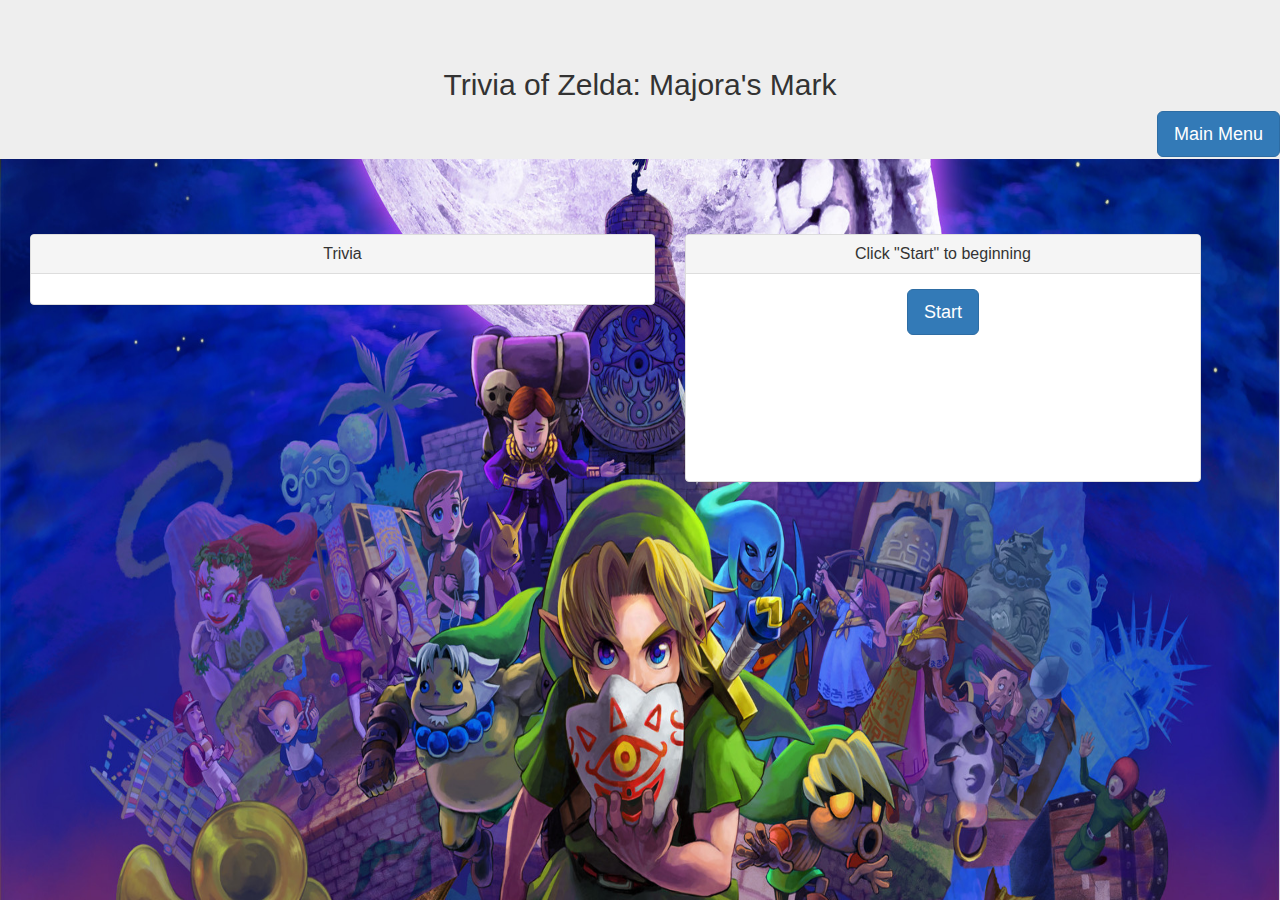
<file: majora.html>
<!DOCTYPE html>
<!DOCTYPE html>
<html>
<head>
	<meta charset="UTF-8">
	<title>Trivia</title>

	<script type='text/javascript' src='https://code.jquery.com/jquery-2.2.0.min.js'></script>

	<script type = "text/javascript" src = "assets/javascript/majora.js"></script>
	<script type = "text/javascript" src = "assets/javascript/mainjs.js"></script>

	<link href="https://maxcdn.bootstrapcdn.com/bootstrap/3.3.7/css/bootstrap.min.css" rel="stylesheet" integrity="sha384-BVYiiSIFeK1dGmJRAkycuHAHRg32OmUcww7on3RYdg4Va+PmSTsz/K68vbdEjh4u" crossorigin="anonymous">

	<link rel="stylesheet" type="text/css" href="assets/css/grobal.css">
	<link rel="stylesheet" type="text/css" href="assets/css/mask.css">

</head>

<style type="text/css">
	
/*.guess{

	height: 300px;
	margin-left: 100px;
	margin-top: 30px;
}*/

/*.main {
	margin-left: 200px;
	margin-top: 50px;
}*/

/*.choices{
	margin-right: 40px;
	margin-top: 20px;
}*/

</style>

<body>

<div class="jumbotron text-center">

  <h2>Trivia of Zelda: Majora's Mark</h2>

  <a class="choices btn btn-primary btn-lg pull-right" href="index.html" role="button">Main Menu</a>

</div>


<div class="row">

	<div class="col-md-6 main_guess">

		<div class="panel panel-default text-center">

  		<div class="panel-heading text-center">

    		<h3 class="panel-title text-center question">Trivia</h3>

  		</div>

  		<div class="panel-body guess text-center">
    

  		</div>

		</div>
	</div>

	<div class="col-md-5 info">

		<div class="panel panel-default text-center">

  		<div class="panel-heading text-center">

    		<h3 class="panel-title text-center">Click "Start" to beginning</h3>

  		</div>

  		<div class="panel-body text-center info_panel">
    
    		<button class="btn btn-primary btn-lg start_btn">Start</button>

  		</div>

		</div>

		
	</div>

</div>



</body>
</html>
</file>
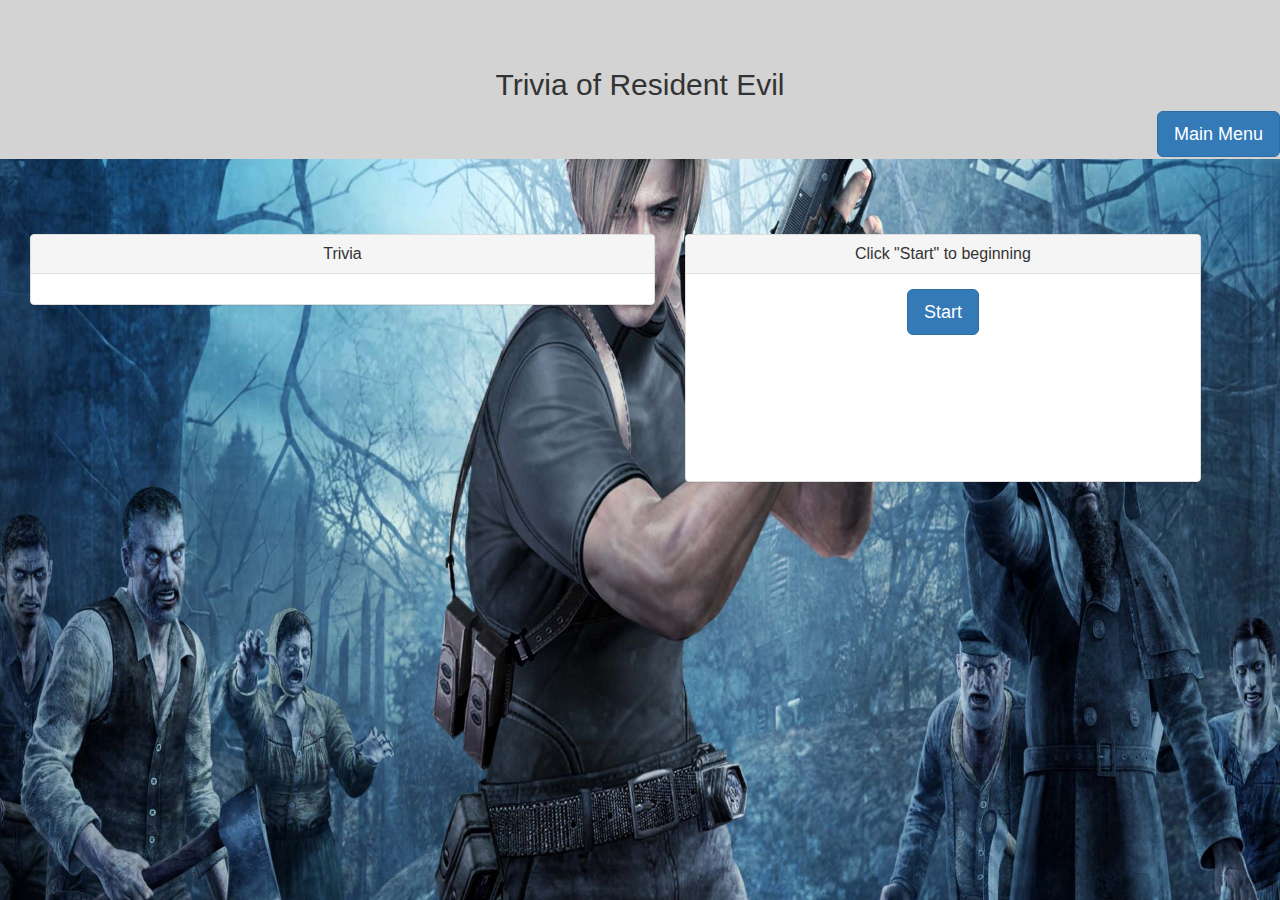
<file: re4.html>
<!DOCTYPE html>
<!DOCTYPE html>
<html>
<head>
	<meta charset="UTF-8">
	<title>Trivia</title>

	<script type='text/javascript' src='https://code.jquery.com/jquery-2.2.0.min.js'></script>

	<script type = "text/javascript" src = "assets/javascript/re4.js"></script>
	<script type = "text/javascript" src = "assets/javascript/mainjs.js"></script>

	<link href="https://maxcdn.bootstrapcdn.com/bootstrap/3.3.7/css/bootstrap.min.css" rel="stylesheet" integrity="sha384-BVYiiSIFeK1dGmJRAkycuHAHRg32OmUcww7on3RYdg4Va+PmSTsz/K68vbdEjh4u" crossorigin="anonymous">

	<link rel="stylesheet" type="text/css" href="assets/css/grobal.css">
	<link rel="stylesheet" type="text/css" href="assets/css/re4.css">

</head>

<style type="text/css">
	
/*.guess{

	height: 300px;
	margin-left: 100px;
	margin-top: 30px;
}*/

/*.main {
	margin-left: 200px;
	margin-top: 50px;
}*/

/*.choices{
	margin-right: 40px;
	margin-top: 20px;
}*/

</style>

<body>

<div class="jumbotron text-center">

  <h2>Trivia of Resident Evil</h2>

  <a class="choices btn btn-primary btn-lg pull-right" href="index.html" role="button">Main Menu</a>

</div>

<div class="row">

	<div class="col-md-6 main_guess">

		<div class="panel panel-default text-center">

  		<div class="panel-heading text-center">

    		<h3 class="panel-title text-center question">Trivia</h3>

  		</div>

  		<div class="panel-body guess text-center">
    

  		</div>

		</div>
	</div>

	<div class="col-md-5 info">

		<div class="panel panel-default text-center">

  		<div class="panel-heading text-center">

    		<h3 class="panel-title text-center">Click "Start" to beginning</h3>

  		</div>

  		<div class="panel-body text-center info_panel">
    
    		<button class="btn btn-primary btn-lg start_btn">Start</button>

  		</div>

		</div>

		
	</div>

</div>



</body>
</html>
</file>
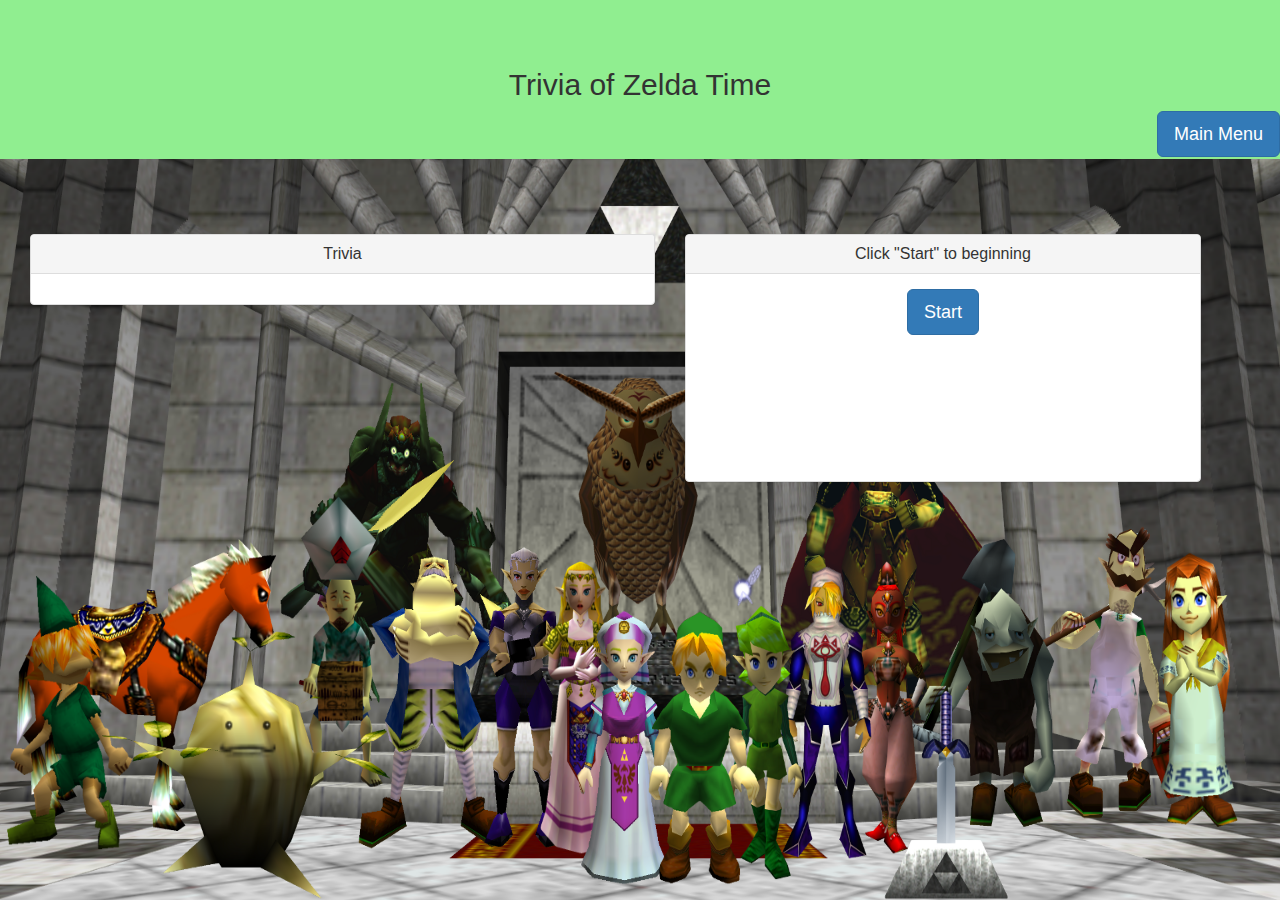
<file: zeldatime.html>
<!DOCTYPE html>
<!DOCTYPE html>
<html>
<head>
	<meta charset="UTF-8">
	<title>Trivia</title>

	<script type='text/javascript' src='https://code.jquery.com/jquery-2.2.0.min.js'></script>

	<script type = "text/javascript" src = "assets/javascript/zeldatime.js"></script>
	
	<script type = "text/javascript" src = "assets/javascript/mainjs.js"></script>
	

	<link href="https://maxcdn.bootstrapcdn.com/bootstrap/3.3.7/css/bootstrap.min.css" rel="stylesheet" integrity="sha384-BVYiiSIFeK1dGmJRAkycuHAHRg32OmUcww7on3RYdg4Va+PmSTsz/K68vbdEjh4u" crossorigin="anonymous">

	<link rel="stylesheet" type="text/css" href="assets/css/grobal.css">

	<link rel="stylesheet" type="text/css" href="assets/css/time.css"> 

</head>

<style type="text/css">



</style>

<body>

<div class="jumbotron text-center">

  <h2>Trivia of Zelda Time</h2>

  <a class="choices btn btn-primary btn-lg pull-right" href="index.html" role="button">Main Menu</a>

</div>


<div class="row">

	<div class="col-md-6 main_guess">

		<div class="panel panel-default text-center">

  		<div class="panel-heading text-center">

    		<h3 class="panel-title text-center question">Trivia</h3>

  		</div>

  		<div class="panel-body guess text-center">
    

  		</div>

		</div>
	</div>

	<div class="col-md-5 info">

		<div class="panel panel-default text-center">

  		<div class="panel-heading text-center">

    		<h3 class="panel-title text-center">Click "Start" to beginning</h3>

  		</div>

  		<div class="panel-body text-center info_panel">
    
    		<button class="btn btn-primary btn-lg start_btn">Start</button>

  		</div>

		</div>

		
	</div>

</div>



</body>
</html>
</file>
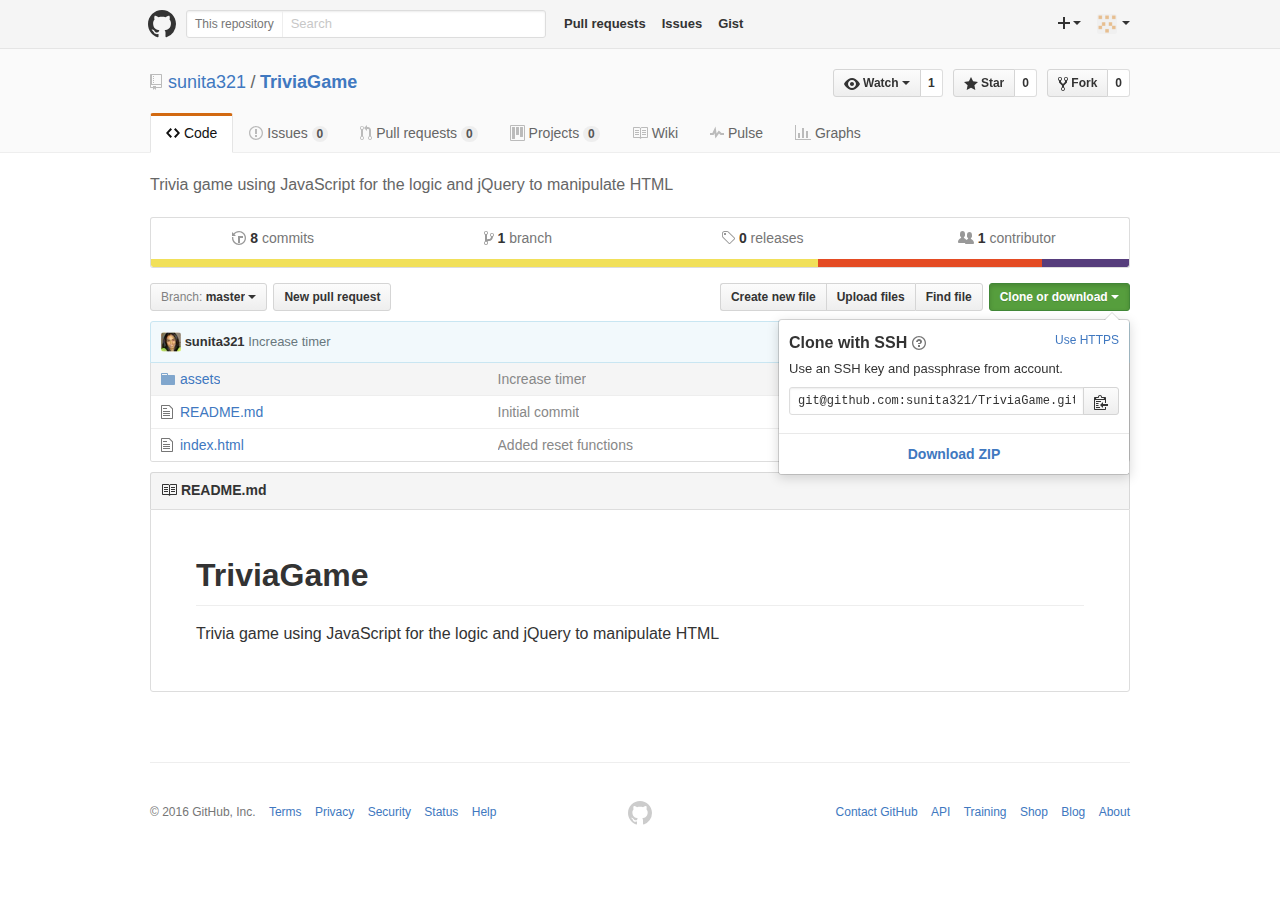
<file: assets/audio/sunita321_TriviaGame_ Trivia game using JavaScript for the logic and jQuery to manipulate HTML.html>
<!DOCTYPE html>
<!-- saved from url=(0039)https://github.com/sunita321/TriviaGame -->
<html lang="en" class=" is-copy-enabled is-u2f-enabled"><head prefix="og: http://ogp.me/ns# fb: http://ogp.me/ns/fb# object: http://ogp.me/ns/object# article: http://ogp.me/ns/article# profile: http://ogp.me/ns/profile#"><meta http-equiv="Content-Type" content="text/html; charset=UTF-8">
    
    

    <link crossorigin="anonymous" href="./sunita321_TriviaGame_ Trivia game using JavaScript for the logic and jQuery to manipulate HTML_files/frameworks-7a356da712cd13c4e4cfbdc04cf886bb391f84a7e92f9f7b3abf2b1034fea6e9.css" integrity="sha256-ejVtpxLNE8Tkz73ATPiGuzkfhKfpL597Or8rEDT+puk=" media="all" rel="stylesheet">
    <link crossorigin="anonymous" href="./sunita321_TriviaGame_ Trivia game using JavaScript for the logic and jQuery to manipulate HTML_files/github-3ca4d5a0760c7ca10f98748867f95c64b034bd809a90302ab1caf3adf1b7845c.css" integrity="sha256-PKTVoHYMfKEPmHSIZ/lcZLA0vYCakDAqscrzrfG3hFw=" media="all" rel="stylesheet">
    
    
    
    

    <meta http-equiv="X-UA-Compatible" content="IE=edge">
    <meta http-equiv="Content-Language" content="en">
    <meta name="viewport" content="width=device-width">
    
    <title>sunita321/TriviaGame: Trivia game using JavaScript for the logic and jQuery to manipulate HTML</title>
    <link rel="search" type="application/opensearchdescription+xml" href="https://github.com/opensearch.xml" title="GitHub">
    <link rel="fluid-icon" href="https://github.com/fluidicon.png" title="GitHub">
    <link rel="apple-touch-icon" href="https://github.com/apple-touch-icon.png">
    <link rel="apple-touch-icon" sizes="57x57" href="https://github.com/apple-touch-icon-57x57.png">
    <link rel="apple-touch-icon" sizes="60x60" href="https://github.com/apple-touch-icon-60x60.png">
    <link rel="apple-touch-icon" sizes="72x72" href="https://github.com/apple-touch-icon-72x72.png">
    <link rel="apple-touch-icon" sizes="76x76" href="https://github.com/apple-touch-icon-76x76.png">
    <link rel="apple-touch-icon" sizes="114x114" href="https://github.com/apple-touch-icon-114x114.png">
    <link rel="apple-touch-icon" sizes="120x120" href="https://github.com/apple-touch-icon-120x120.png">
    <link rel="apple-touch-icon" sizes="144x144" href="https://github.com/apple-touch-icon-144x144.png">
    <link rel="apple-touch-icon" sizes="152x152" href="https://github.com/apple-touch-icon-152x152.png">
    <link rel="apple-touch-icon" sizes="180x180" href="https://github.com/apple-touch-icon-180x180.png">
    <meta property="fb:app_id" content="1401488693436528">

      <meta content="https://avatars2.githubusercontent.com/u/12565548?v=3&amp;s=400" name="twitter:image:src"><meta content="@github" name="twitter:site"><meta content="summary" name="twitter:card"><meta content="sunita321/TriviaGame" name="twitter:title"><meta content="TriviaGame - Trivia game using JavaScript for the logic and jQuery to manipulate HTML" name="twitter:description">
      <meta content="https://avatars2.githubusercontent.com/u/12565548?v=3&amp;s=400" property="og:image"><meta content="GitHub" property="og:site_name"><meta content="object" property="og:type"><meta content="sunita321/TriviaGame" property="og:title"><meta content="https://github.com/sunita321/TriviaGame" property="og:url"><meta content="TriviaGame - Trivia game using JavaScript for the logic and jQuery to manipulate HTML" property="og:description">
      <meta name="browser-stats-url" content="https://api.github.com/_private/browser/stats">
    <meta name="browser-errors-url" content="https://api.github.com/_private/browser/errors">
    <link rel="assets" href="https://assets-cdn.github.com/">
    <link rel="web-socket" href="wss://live.github.com/_sockets/MTk1NTE1MDQ6NTVmMDZmNTMyY2U1NWIxM2M5YThkMmEyZjU1ZjdjYzE6NDc0MDEwNGIyYWIzOGJhNzVkY2NkYmFlNjM1NDRlZWU2YjRlYTU2ZTY5N2Y4NTY2ZDVhNjcxZDIyZWViNmU1ZQ==--46a793106131bbf2045a7601a90cfa611b82fc2b">
    <meta name="pjax-timeout" content="1000">
    <link rel="sudo-modal" href="https://github.com/sessions/sudo_modal">
    <meta name="request-id" content="84AAD40E:A37D:37723EF:5818B66A" data-pjax-transient="">

    <meta name="msapplication-TileImage" content="/windows-tile.png">
    <meta name="msapplication-TileColor" content="#ffffff">
    <meta name="selected-link" value="repo_source" data-pjax-transient="">

    <meta name="google-site-verification" content="KT5gs8h0wvaagLKAVWq8bbeNwnZZK1r1XQysX3xurLU">
<meta name="google-site-verification" content="ZzhVyEFwb7w3e0-uOTltm8Jsck2F5StVihD0exw2fsA">
    <meta name="google-analytics" content="UA-3769691-2">

<meta content="collector.githubapp.com" name="octolytics-host"><meta content="github" name="octolytics-app-id"><meta content="84AAD40E:A37D:37723EF:5818B66A" name="octolytics-dimension-request_id"><meta content="19551504" name="octolytics-actor-id"><meta content="justinbesteman" name="octolytics-actor-login"><meta content="009f90637c674f1d1c74620844cfe7ea0aa36618f54d6acfa1dbc9642a42744b" name="octolytics-actor-hash">
<meta content="/&lt;user-name&gt;/&lt;repo-name&gt;" data-pjax-transient="true" name="analytics-location">



  <meta class="js-ga-set" name="dimension1" content="Logged In">



        <meta name="hostname" content="github.com">
    <meta name="user-login" content="justinbesteman">

        <meta name="expected-hostname" content="github.com">
      <meta name="js-proxy-site-detection-payload" content="[base64]">


      <link rel="mask-icon" href="https://assets-cdn.github.com/pinned-octocat.svg" color="#4078c0">
      <link rel="icon" type="image/x-icon" href="https://assets-cdn.github.com/favicon.ico">

    <meta name="html-safe-nonce" content="32b4a758f9f6617cae1b82b4e3f1afc53b79ecb3">
    <meta content="00a03202a9712f6da50fd96d2337ccc806a0c404" name="form-nonce">

    <meta http-equiv="x-pjax-version" content="7169aff4fa8a37321cf85a00a41beb6d">
    

      
  <meta name="description" content="TriviaGame - Trivia game using JavaScript for the logic and jQuery to manipulate HTML">
  <meta name="go-import" content="github.com/sunita321/TriviaGame git https://github.com/sunita321/TriviaGame.git">

  <meta content="12565548" name="octolytics-dimension-user_id"><meta content="sunita321" name="octolytics-dimension-user_login"><meta content="72168926" name="octolytics-dimension-repository_id"><meta content="sunita321/TriviaGame" name="octolytics-dimension-repository_nwo"><meta content="true" name="octolytics-dimension-repository_public"><meta content="false" name="octolytics-dimension-repository_is_fork"><meta content="72168926" name="octolytics-dimension-repository_network_root_id"><meta content="sunita321/TriviaGame" name="octolytics-dimension-repository_network_root_nwo">
  <link href="https://github.com/sunita321/TriviaGame/commits/master.atom" rel="alternate" title="Recent Commits to TriviaGame:master" type="application/atom+xml">


      <link rel="canonical" href="https://github.com/sunita321/TriviaGame" data-pjax-transient="">
  </head>


  <body class="logged-in  env-production linux vis-public menu-active">
    <div id="js-pjax-loader-bar" class="pjax-loader-bar"><div class="progress"></div></div>
    <a href="https://github.com/sunita321/TriviaGame#start-of-content" tabindex="1" class="accessibility-aid js-skip-to-content">Skip to content</a>

    
    
    



        <div class="header header-logged-in true" role="banner">
  <div class="container clearfix">

    <a class="header-logo-invertocat" href="https://github.com/" data-hotkey="g d" aria-label="Homepage" data-ga-click="Header, go to dashboard, icon:logo">
  <svg aria-hidden="true" class="octicon octicon-mark-github" height="28" version="1.1" viewBox="0 0 16 16" width="28"><path d="M8 0C3.58 0 0 3.58 0 8c0 3.54 2.29 6.53 5.47 7.59.4.07.55-.17.55-.38 0-.19-.01-.82-.01-1.49-2.01.37-2.53-.49-2.69-.94-.09-.23-.48-.94-.82-1.13-.28-.15-.68-.52-.01-.53.63-.01 1.08.58 1.23.82.72 1.21 1.87.87 2.33.66.07-.52.28-.87.51-1.07-1.78-.2-3.64-.89-3.64-3.95 0-.87.31-1.59.82-2.15-.08-.2-.36-1.02.08-2.12 0 0 .67-.21 2.2.82.64-.18 1.32-.27 2-.27.68 0 1.36.09 2 .27 1.53-1.04 2.2-.82 2.2-.82.44 1.1.16 1.92.08 2.12.51.56.82 1.27.82 2.15 0 3.07-1.87 3.75-3.65 3.95.29.25.54.73.54 1.48 0 1.07-.01 1.93-.01 2.2 0 .21.15.46.55.38A8.013 8.013 0 0 0 16 8c0-4.42-3.58-8-8-8z"></path></svg>
</a>


        <div class="header-search scoped-search site-scoped-search js-site-search" role="search">
  <!-- '"` --><!-- </textarea></xmp> --><form accept-charset="UTF-8" action="https://github.com/sunita321/TriviaGame/search" class="js-site-search-form" data-scoped-search-url="/sunita321/TriviaGame/search" data-unscoped-search-url="/search" method="get"><div style="margin:0;padding:0;display:inline"><input name="utf8" type="hidden" value="✓"></div>
    <label class="form-control header-search-wrapper js-chromeless-input-container">
      <div class="header-search-scope">This repository</div>
      <input type="text" class="form-control header-search-input js-site-search-focus js-site-search-field is-clearable" data-hotkey="s" name="q" placeholder="Search" aria-label="Search this repository" data-unscoped-placeholder="Search GitHub" data-scoped-placeholder="Search" autocapitalize="off">
    </label>
</form></div>


      <ul class="header-nav float-left" role="navigation">
        <li class="header-nav-item">
          <a href="https://github.com/pulls" aria-label="Pull requests you created" class="js-selected-navigation-item header-nav-link" data-ga-click="Header, click, Nav menu - item:pulls context:user" data-hotkey="g p" data-selected-links="/pulls /pulls/assigned /pulls/mentioned /pulls">
            Pull requests
</a>        </li>
        <li class="header-nav-item">
          <a href="https://github.com/issues" aria-label="Issues you created" class="js-selected-navigation-item header-nav-link" data-ga-click="Header, click, Nav menu - item:issues context:user" data-hotkey="g i" data-selected-links="/issues /issues/assigned /issues/mentioned /issues">
            Issues
</a>        </li>
          <li class="header-nav-item">
            <a class="header-nav-link" href="https://gist.github.com/" data-ga-click="Header, go to gist, text:gist">Gist</a>
          </li>
      </ul>

    
<ul class="header-nav user-nav float-right" id="user-links">
  <li class="header-nav-item">
    

  </li>

  <li class="header-nav-item dropdown js-menu-container">
    <a class="header-nav-link tooltipped tooltipped-s js-menu-target" href="https://github.com/new" aria-label="Create new…" data-ga-click="Header, create new, icon:add">
      <svg aria-hidden="true" class="octicon octicon-plus float-left" height="16" version="1.1" viewBox="0 0 12 16" width="12"><path d="M12 9H7v5H5V9H0V7h5V2h2v5h5z"></path></svg>
      <span class="dropdown-caret"></span>
    </a>

    <div class="dropdown-menu-content js-menu-content">
      <ul class="dropdown-menu dropdown-menu-sw">
        
<a class="dropdown-item" href="https://github.com/new" data-ga-click="Header, create new repository">
  New repository
</a>

  <a class="dropdown-item" href="https://github.com/new/import" data-ga-click="Header, import a repository">
    Import repository
  </a>

<a class="dropdown-item" href="https://gist.github.com/" data-ga-click="Header, create new gist">
  New gist
</a>

  <a class="dropdown-item" href="https://github.com/organizations/new" data-ga-click="Header, create new organization">
    New organization
  </a>



  <div class="dropdown-divider"></div>
  <div class="dropdown-header">
    <span title="sunita321/TriviaGame">This repository</span>
  </div>
    <a class="dropdown-item" href="https://github.com/sunita321/TriviaGame/issues/new" data-ga-click="Header, create new issue">
      New issue
    </a>

      </ul>
    </div>
  </li>

  <li class="header-nav-item dropdown js-menu-container">
    <a class="header-nav-link name tooltipped tooltipped-sw js-menu-target" href="https://github.com/justinbesteman" aria-label="View profile and more" data-ga-click="Header, show menu, icon:avatar">
      <img alt="@justinbesteman" class="avatar" height="20" src="./sunita321_TriviaGame_ Trivia game using JavaScript for the logic and jQuery to manipulate HTML_files/19551504" width="20">
      <span class="dropdown-caret"></span>
    </a>

    <div class="dropdown-menu-content js-menu-content">
      <div class="dropdown-menu dropdown-menu-sw">
        <div class="dropdown-header header-nav-current-user css-truncate">
          Signed in as <strong class="css-truncate-target">justinbesteman</strong>
        </div>

        <div class="dropdown-divider"></div>

        <a class="dropdown-item" href="https://github.com/justinbesteman" data-ga-click="Header, go to profile, text:your profile">
          Your profile
        </a>
        <a class="dropdown-item" href="https://github.com/justinbesteman?tab=stars" data-ga-click="Header, go to starred repos, text:your stars">
          Your stars
        </a>
        <a class="dropdown-item" href="https://github.com/explore" data-ga-click="Header, go to explore, text:explore">
          Explore
        </a>
          <a class="dropdown-item" href="https://github.com/integrations" data-ga-click="Header, go to integrations, text:integrations">
            Integrations
          </a>
        <a class="dropdown-item" href="https://help.github.com/" data-ga-click="Header, go to help, text:help">
          Help
        </a>

        <div class="dropdown-divider"></div>

        <a class="dropdown-item" href="https://github.com/settings/profile" data-ga-click="Header, go to settings, icon:settings">
          Settings
        </a>

        <!-- '"` --><!-- </textarea></xmp> --><form accept-charset="UTF-8" action="https://github.com/logout" class="logout-form" data-form-nonce="00a03202a9712f6da50fd96d2337ccc806a0c404" method="post"><div style="margin:0;padding:0;display:inline"><input name="utf8" type="hidden" value="✓"><input name="authenticity_token" type="hidden" value="5Pou8mQaZPcUAu0FTRu7x1lIRNf7rs3aHV09NO2L3NOHyG5EpQWnliRDF4Uy0ofdqhvpE/QPP5LMOjH4h/Wnow=="></div>
          <button type="submit" class="dropdown-item dropdown-signout" data-ga-click="Header, sign out, icon:logout">
            Sign out
          </button>
</form>      </div>
    </div>
  </li>
</ul>


    
  </div>
</div>


      


    <div id="start-of-content" class="accessibility-aid"></div>

      <div id="js-flash-container">
</div>


    <div role="main">
        <div itemscope="" itemtype="http://schema.org/SoftwareSourceCode">
    <div id="js-repo-pjax-container" data-pjax-container="">
      
<div class="pagehead repohead instapaper_ignore readability-menu experiment-repo-nav">
  <div class="container repohead-details-container">

    

<ul class="pagehead-actions">

  <li>
        <!-- '"` --><!-- </textarea></xmp> --><form accept-charset="UTF-8" action="https://github.com/notifications/subscribe" class="js-social-container" data-autosubmit="true" data-form-nonce="00a03202a9712f6da50fd96d2337ccc806a0c404" data-remote="true" method="post"><div style="margin:0;padding:0;display:inline"><input name="utf8" type="hidden" value="✓"><input name="authenticity_token" type="hidden" value="DhCHllHnuDgJHQ7CA6JTNpefsmIbN+TGJzyEP0yzUDBgsqiF0JFh91MZwWpN0mSVPrIHuwnsQs+I0AdRQ3+1cA=="></div>      <input class="form-control" id="repository_id" name="repository_id" type="hidden" value="72168926">

        <div class="select-menu js-menu-container js-select-menu">
          <a href="https://github.com/sunita321/TriviaGame/subscription" class="btn btn-sm btn-with-count select-menu-button js-menu-target" role="button" tabindex="0" aria-haspopup="true" data-ga-click="Repository, click Watch settings, action:files#disambiguate">
            <span class="js-select-button">
              <svg aria-hidden="true" class="octicon octicon-eye" height="16" version="1.1" viewBox="0 0 16 16" width="16"><path d="M8.06 2C3 2 0 8 0 8s3 6 8.06 6C13 14 16 8 16 8s-3-6-7.94-6zM8 12c-2.2 0-4-1.78-4-4 0-2.2 1.8-4 4-4 2.22 0 4 1.8 4 4 0 2.22-1.78 4-4 4zm2-4c0 1.11-.89 2-2 2-1.11 0-2-.89-2-2 0-1.11.89-2 2-2 1.11 0 2 .89 2 2z"></path></svg>
              Watch
            </span>
          </a>
          <a class="social-count js-social-count" href="https://github.com/sunita321/TriviaGame/watchers" aria-label="1 user is watching this repository">
            1
          </a>

        <div class="select-menu-modal-holder">
          <div class="select-menu-modal subscription-menu-modal js-menu-content" aria-hidden="true">
            <div class="select-menu-header js-navigation-enable" tabindex="-1">
              <svg aria-label="Close" class="octicon octicon-x js-menu-close" height="16" role="img" version="1.1" viewBox="0 0 12 16" width="12"><path d="M7.48 8l3.75 3.75-1.48 1.48L6 9.48l-3.75 3.75-1.48-1.48L4.52 8 .77 4.25l1.48-1.48L6 6.52l3.75-3.75 1.48 1.48z"></path></svg>
              <span class="select-menu-title">Notifications</span>
            </div>

              <div class="select-menu-list js-navigation-container" role="menu">

                <div class="select-menu-item js-navigation-item selected" role="menuitem" tabindex="0">
                  <svg aria-hidden="true" class="octicon octicon-check select-menu-item-icon" height="16" version="1.1" viewBox="0 0 12 16" width="12"><path d="M12 5l-8 8-4-4 1.5-1.5L4 10l6.5-6.5z"></path></svg>
                  <div class="select-menu-item-text">
                    <input checked="checked" id="do_included" name="do" type="radio" value="included">
                    <span class="select-menu-item-heading">Not watching</span>
                    <span class="description">Be notified when participating or @mentioned.</span>
                    <span class="js-select-button-text hidden-select-button-text">
                      <svg aria-hidden="true" class="octicon octicon-eye" height="16" version="1.1" viewBox="0 0 16 16" width="16"><path d="M8.06 2C3 2 0 8 0 8s3 6 8.06 6C13 14 16 8 16 8s-3-6-7.94-6zM8 12c-2.2 0-4-1.78-4-4 0-2.2 1.8-4 4-4 2.22 0 4 1.8 4 4 0 2.22-1.78 4-4 4zm2-4c0 1.11-.89 2-2 2-1.11 0-2-.89-2-2 0-1.11.89-2 2-2 1.11 0 2 .89 2 2z"></path></svg>
                      Watch
                    </span>
                  </div>
                </div>

                <div class="select-menu-item js-navigation-item " role="menuitem" tabindex="0">
                  <svg aria-hidden="true" class="octicon octicon-check select-menu-item-icon" height="16" version="1.1" viewBox="0 0 12 16" width="12"><path d="M12 5l-8 8-4-4 1.5-1.5L4 10l6.5-6.5z"></path></svg>
                  <div class="select-menu-item-text">
                    <input id="do_subscribed" name="do" type="radio" value="subscribed">
                    <span class="select-menu-item-heading">Watching</span>
                    <span class="description">Be notified of all conversations.</span>
                    <span class="js-select-button-text hidden-select-button-text">
                      <svg aria-hidden="true" class="octicon octicon-eye" height="16" version="1.1" viewBox="0 0 16 16" width="16"><path d="M8.06 2C3 2 0 8 0 8s3 6 8.06 6C13 14 16 8 16 8s-3-6-7.94-6zM8 12c-2.2 0-4-1.78-4-4 0-2.2 1.8-4 4-4 2.22 0 4 1.8 4 4 0 2.22-1.78 4-4 4zm2-4c0 1.11-.89 2-2 2-1.11 0-2-.89-2-2 0-1.11.89-2 2-2 1.11 0 2 .89 2 2z"></path></svg>
                      Unwatch
                    </span>
                  </div>
                </div>

                <div class="select-menu-item js-navigation-item " role="menuitem" tabindex="0">
                  <svg aria-hidden="true" class="octicon octicon-check select-menu-item-icon" height="16" version="1.1" viewBox="0 0 12 16" width="12"><path d="M12 5l-8 8-4-4 1.5-1.5L4 10l6.5-6.5z"></path></svg>
                  <div class="select-menu-item-text">
                    <input id="do_ignore" name="do" type="radio" value="ignore">
                    <span class="select-menu-item-heading">Ignoring</span>
                    <span class="description">Never be notified.</span>
                    <span class="js-select-button-text hidden-select-button-text">
                      <svg aria-hidden="true" class="octicon octicon-mute" height="16" version="1.1" viewBox="0 0 16 16" width="16"><path d="M8 2.81v10.38c0 .67-.81 1-1.28.53L3 10H1c-.55 0-1-.45-1-1V7c0-.55.45-1 1-1h2l3.72-3.72C7.19 1.81 8 2.14 8 2.81zm7.53 3.22l-1.06-1.06-1.97 1.97-1.97-1.97-1.06 1.06L11.44 8 9.47 9.97l1.06 1.06 1.97-1.97 1.97 1.97 1.06-1.06L13.56 8l1.97-1.97z"></path></svg>
                      Stop ignoring
                    </span>
                  </div>
                </div>

              </div>

            </div>
          </div>
        </div>
</form>
  </li>

  <li>
    
  <div class="js-toggler-container js-social-container starring-container ">

    <!-- '"` --><!-- </textarea></xmp> --><form accept-charset="UTF-8" action="https://github.com/sunita321/TriviaGame/unstar" class="starred" data-form-nonce="00a03202a9712f6da50fd96d2337ccc806a0c404" data-remote="true" method="post"><div style="margin:0;padding:0;display:inline"><input name="utf8" type="hidden" value="✓"><input name="authenticity_token" type="hidden" value="xZJCW+lF2YJmrw1laAyTaXQYuiS1ZrVeWKICX9MASxpoVCtFDMXWT6FCEq7Dy9eZZdhCYUKcloHkKVVTXhmQAw=="></div>
      <button type="submit" class="btn btn-sm btn-with-count js-toggler-target" aria-label="Unstar this repository" title="Unstar sunita321/TriviaGame" data-ga-click="Repository, click unstar button, action:files#disambiguate; text:Unstar">
        <svg aria-hidden="true" class="octicon octicon-star" height="16" version="1.1" viewBox="0 0 14 16" width="14"><path d="M14 6l-4.9-.64L7 1 4.9 5.36 0 6l3.6 3.26L2.67 14 7 11.67 11.33 14l-.93-4.74z"></path></svg>
        Unstar
      </button>
        <a class="social-count js-social-count" href="https://github.com/sunita321/TriviaGame/stargazers" aria-label="0 users starred this repository">
          0
        </a>
</form>
    <!-- '"` --><!-- </textarea></xmp> --><form accept-charset="UTF-8" action="https://github.com/sunita321/TriviaGame/star" class="unstarred" data-form-nonce="00a03202a9712f6da50fd96d2337ccc806a0c404" data-remote="true" method="post"><div style="margin:0;padding:0;display:inline"><input name="utf8" type="hidden" value="✓"><input name="authenticity_token" type="hidden" value="JV3BAuHpI4ULr0g6Ua85nrhdzMPXC/S+9+jVgHyVWwHMWDL/fG6446AeGfwaw2QcRgVa8zA1EwmhmPZdfZtMFQ=="></div>
      <button type="submit" class="btn btn-sm btn-with-count js-toggler-target" aria-label="Star this repository" title="Star sunita321/TriviaGame" data-ga-click="Repository, click star button, action:files#disambiguate; text:Star">
        <svg aria-hidden="true" class="octicon octicon-star" height="16" version="1.1" viewBox="0 0 14 16" width="14"><path d="M14 6l-4.9-.64L7 1 4.9 5.36 0 6l3.6 3.26L2.67 14 7 11.67 11.33 14l-.93-4.74z"></path></svg>
        Star
      </button>
        <a class="social-count js-social-count" href="https://github.com/sunita321/TriviaGame/stargazers" aria-label="0 users starred this repository">
          0
        </a>
</form>  </div>

  </li>

  <li>
          <a href="https://github.com/sunita321/TriviaGame#fork-destination-box" class="btn btn-sm btn-with-count" title="Fork your own copy of sunita321/TriviaGame to your account" aria-label="Fork your own copy of sunita321/TriviaGame to your account" rel="facebox" data-ga-click="Repository, show fork modal, action:files#disambiguate; text:Fork">
              <svg aria-hidden="true" class="octicon octicon-repo-forked" height="16" version="1.1" viewBox="0 0 10 16" width="10"><path d="M8 1a1.993 1.993 0 0 0-1 3.72V6L5 8 3 6V4.72A1.993 1.993 0 0 0 2 1a1.993 1.993 0 0 0-1 3.72V6.5l3 3v1.78A1.993 1.993 0 0 0 5 15a1.993 1.993 0 0 0 1-3.72V9.5l3-3V4.72A1.993 1.993 0 0 0 8 1zM2 4.2C1.34 4.2.8 3.65.8 3c0-.65.55-1.2 1.2-1.2.65 0 1.2.55 1.2 1.2 0 .65-.55 1.2-1.2 1.2zm3 10c-.66 0-1.2-.55-1.2-1.2 0-.65.55-1.2 1.2-1.2.65 0 1.2.55 1.2 1.2 0 .65-.55 1.2-1.2 1.2zm3-10c-.66 0-1.2-.55-1.2-1.2 0-.65.55-1.2 1.2-1.2.65 0 1.2.55 1.2 1.2 0 .65-.55 1.2-1.2 1.2z"></path></svg>
            Fork
          </a>

          <div id="fork-destination-box" style="display: none;">
            <h2 class="facebox-header" data-facebox-id="facebox-header">Where should we fork this repository?</h2>
            <include-fragment src="" class="js-fork-select-fragment fork-select-fragment" data-url="/sunita321/TriviaGame/fork?fragment=1">
              <img alt="Loading" height="64" src="./sunita321_TriviaGame_ Trivia game using JavaScript for the logic and jQuery to manipulate HTML_files/octocat-spinner-128.gif" width="64">
            </include-fragment>
          </div>

    <a href="https://github.com/sunita321/TriviaGame/network" class="social-count" aria-label="0 users are forked this repository">
      0
    </a>
  </li>
</ul>

    <h1 class="public ">
  <svg aria-hidden="true" class="octicon octicon-repo" height="16" version="1.1" viewBox="0 0 12 16" width="12"><path d="M4 9H3V8h1v1zm0-3H3v1h1V6zm0-2H3v1h1V4zm0-2H3v1h1V2zm8-1v12c0 .55-.45 1-1 1H6v2l-1.5-1.5L3 16v-2H1c-.55 0-1-.45-1-1V1c0-.55.45-1 1-1h10c.55 0 1 .45 1 1zm-1 10H1v2h2v-1h3v1h5v-2zm0-10H2v9h9V1z"></path></svg>
  <span class="author" itemprop="author"><a href="https://github.com/sunita321" class="url fn" rel="author">sunita321</a></span><!--
--><span class="path-divider">/</span><!--
--><strong itemprop="name"><a href="https://github.com/sunita321/TriviaGame" data-pjax="#js-repo-pjax-container">TriviaGame</a></strong>

</h1>

  </div>
  <div class="container">
    
<nav class="reponav js-repo-nav js-sidenav-container-pjax" itemscope="" itemtype="http://schema.org/BreadcrumbList" role="navigation" data-pjax="#js-repo-pjax-container">

  <span itemscope="" itemtype="http://schema.org/ListItem" itemprop="itemListElement">
    <a href="https://github.com/sunita321/TriviaGame" aria-selected="true" class="js-selected-navigation-item selected reponav-item" data-hotkey="g c" data-selected-links="repo_source repo_downloads repo_commits repo_releases repo_tags repo_branches /sunita321/TriviaGame" itemprop="url">
      <svg aria-hidden="true" class="octicon octicon-code" height="16" version="1.1" viewBox="0 0 14 16" width="14"><path d="M9.5 3L8 4.5 11.5 8 8 11.5 9.5 13 14 8 9.5 3zm-5 0L0 8l4.5 5L6 11.5 2.5 8 6 4.5 4.5 3z"></path></svg>
      <span itemprop="name">Code</span>
      <meta itemprop="position" content="1">
</a>  </span>

    <span itemscope="" itemtype="http://schema.org/ListItem" itemprop="itemListElement">
      <a href="https://github.com/sunita321/TriviaGame/issues" class="js-selected-navigation-item reponav-item" data-hotkey="g i" data-selected-links="repo_issues repo_labels repo_milestones /sunita321/TriviaGame/issues" itemprop="url">
        <svg aria-hidden="true" class="octicon octicon-issue-opened" height="16" version="1.1" viewBox="0 0 14 16" width="14"><path d="M7 2.3c3.14 0 5.7 2.56 5.7 5.7s-2.56 5.7-5.7 5.7A5.71 5.71 0 0 1 1.3 8c0-3.14 2.56-5.7 5.7-5.7zM7 1C3.14 1 0 4.14 0 8s3.14 7 7 7 7-3.14 7-7-3.14-7-7-7zm1 3H6v5h2V4zm0 6H6v2h2v-2z"></path></svg>
        <span itemprop="name">Issues</span>
        <span class="counter">0</span>
        <meta itemprop="position" content="2">
</a>    </span>

  <span itemscope="" itemtype="http://schema.org/ListItem" itemprop="itemListElement">
    <a href="https://github.com/sunita321/TriviaGame/pulls" class="js-selected-navigation-item reponav-item" data-hotkey="g p" data-selected-links="repo_pulls /sunita321/TriviaGame/pulls" itemprop="url">
      <svg aria-hidden="true" class="octicon octicon-git-pull-request" height="16" version="1.1" viewBox="0 0 12 16" width="12"><path d="M11 11.28V5c-.03-.78-.34-1.47-.94-2.06C9.46 2.35 8.78 2.03 8 2H7V0L4 3l3 3V4h1c.27.02.48.11.69.31.21.2.3.42.31.69v6.28A1.993 1.993 0 0 0 10 15a1.993 1.993 0 0 0 1-3.72zm-1 2.92c-.66 0-1.2-.55-1.2-1.2 0-.65.55-1.2 1.2-1.2.65 0 1.2.55 1.2 1.2 0 .65-.55 1.2-1.2 1.2zM4 3c0-1.11-.89-2-2-2a1.993 1.993 0 0 0-1 3.72v6.56A1.993 1.993 0 0 0 2 15a1.993 1.993 0 0 0 1-3.72V4.72c.59-.34 1-.98 1-1.72zm-.8 10c0 .66-.55 1.2-1.2 1.2-.65 0-1.2-.55-1.2-1.2 0-.65.55-1.2 1.2-1.2.65 0 1.2.55 1.2 1.2zM2 4.2C1.34 4.2.8 3.65.8 3c0-.65.55-1.2 1.2-1.2.65 0 1.2.55 1.2 1.2 0 .65-.55 1.2-1.2 1.2z"></path></svg>
      <span itemprop="name">Pull requests</span>
      <span class="counter">0</span>
      <meta itemprop="position" content="3">
</a>  </span>

  <a href="https://github.com/sunita321/TriviaGame/projects" class="js-selected-navigation-item reponav-item" data-selected-links="repo_projects new_repo_project repo_project /sunita321/TriviaGame/projects">
    <svg class="octicon" aria-hidden="true" version="1.1" width="15" height="16" viewBox="0 0 15 16">
      <path d="M1 15h13V1H1v14zM15 1v14a1 1 0 0 1-1 1H1a1 1 0 0 1-1-1V1a1 1 0 0 1 1-1h13a1 1 0 0 1 1 1zm-4.41 11h1.82c.59 0 .59-.41.59-1V3c0-.59 0-1-.59-1h-1.82C10 2 10 2.41 10 3v8c0 .59 0 1 .59 1zm-4-2h1.82C9 10 9 9.59 9 9V3c0-.59 0-1-.59-1H6.59C6 2 6 2.41 6 3v6c0 .59 0 1 .59 1zM2 13V3c0-.59 0-1 .59-1h1.82C5 2 5 2.41 5 3v10c0 .59 0 1-.59 1H2.59C2 14 2 13.59 2 13z"></path>
    </svg>
    Projects
    <span class="counter">0</span>
</a>
    <a href="https://github.com/sunita321/TriviaGame/wiki" class="js-selected-navigation-item reponav-item" data-hotkey="g w" data-selected-links="repo_wiki /sunita321/TriviaGame/wiki">
      <svg aria-hidden="true" class="octicon octicon-book" height="16" version="1.1" viewBox="0 0 16 16" width="16"><path d="M3 5h4v1H3V5zm0 3h4V7H3v1zm0 2h4V9H3v1zm11-5h-4v1h4V5zm0 2h-4v1h4V7zm0 2h-4v1h4V9zm2-6v9c0 .55-.45 1-1 1H9.5l-1 1-1-1H2c-.55 0-1-.45-1-1V3c0-.55.45-1 1-1h5.5l1 1 1-1H15c.55 0 1 .45 1 1zm-8 .5L7.5 3H2v9h6V3.5zm7-.5H9.5l-.5.5V12h6V3z"></path></svg>
      Wiki
</a>

  <a href="https://github.com/sunita321/TriviaGame/pulse" class="js-selected-navigation-item reponav-item" data-selected-links="pulse /sunita321/TriviaGame/pulse">
    <svg aria-hidden="true" class="octicon octicon-pulse" height="16" version="1.1" viewBox="0 0 14 16" width="14"><path d="M11.5 8L8.8 5.4 6.6 8.5 5.5 1.6 2.38 8H0v2h3.6l.9-1.8.9 5.4L9 8.5l1.6 1.5H14V8z"></path></svg>
    Pulse
</a>
  <a href="https://github.com/sunita321/TriviaGame/graphs" class="js-selected-navigation-item reponav-item" data-selected-links="repo_graphs repo_contributors /sunita321/TriviaGame/graphs">
    <svg aria-hidden="true" class="octicon octicon-graph" height="16" version="1.1" viewBox="0 0 16 16" width="16"><path d="M16 14v1H0V0h1v14h15zM5 13H3V8h2v5zm4 0H7V3h2v10zm4 0h-2V6h2v7z"></path></svg>
    Graphs
</a>

</nav>

  </div>
</div>

<div class="container new-discussion-timeline experiment-repo-nav">
  <div class="repository-content">

    
<div class="repository-meta js-details-container">
  <span class="repository-meta-content">
        <span itemprop="about"> Trivia game using JavaScript for the logic and jQuery to manipulate HTML</span>
  </span>

</div>


<div class="overall-summary overall-summary-bottomless">
  <div class="stats-switcher-viewport js-stats-switcher-viewport">
    <div class="stats-switcher-wrapper">
    <ul class="numbers-summary">
      <li class="commits">
        <a data-pjax="" href="https://github.com/sunita321/TriviaGame/commits/master">
            <svg aria-hidden="true" class="octicon octicon-history" height="16" version="1.1" viewBox="0 0 14 16" width="14"><path d="M8 13H6V6h5v2H8v5zM7 1C4.81 1 2.87 2.02 1.59 3.59L0 2v4h4L2.5 4.5C3.55 3.17 5.17 2.3 7 2.3c3.14 0 5.7 2.56 5.7 5.7s-2.56 5.7-5.7 5.7A5.71 5.71 0 0 1 1.3 8c0-.34.03-.67.09-1H.08C.03 7.33 0 7.66 0 8c0 3.86 3.14 7 7 7s7-3.14 7-7-3.14-7-7-7z"></path></svg>
            <span class="num text-emphasized">
              8
            </span>
            commits
        </a>
      </li>
      <li>
        <a data-pjax="" href="https://github.com/sunita321/TriviaGame/branches">
          <svg aria-hidden="true" class="octicon octicon-git-branch" height="16" version="1.1" viewBox="0 0 10 16" width="10"><path d="M10 5c0-1.11-.89-2-2-2a1.993 1.993 0 0 0-1 3.72v.3c-.02.52-.23.98-.63 1.38-.4.4-.86.61-1.38.63-.83.02-1.48.16-2 .45V4.72a1.993 1.993 0 0 0-1-3.72C.88 1 0 1.89 0 3a2 2 0 0 0 1 1.72v6.56c-.59.35-1 .99-1 1.72 0 1.11.89 2 2 2 1.11 0 2-.89 2-2 0-.53-.2-1-.53-1.36.09-.06.48-.41.59-.47.25-.11.56-.17.94-.17 1.05-.05 1.95-.45 2.75-1.25S8.95 7.77 9 6.73h-.02C9.59 6.37 10 5.73 10 5zM2 1.8c.66 0 1.2.55 1.2 1.2 0 .65-.55 1.2-1.2 1.2C1.35 4.2.8 3.65.8 3c0-.65.55-1.2 1.2-1.2zm0 12.41c-.66 0-1.2-.55-1.2-1.2 0-.65.55-1.2 1.2-1.2.65 0 1.2.55 1.2 1.2 0 .65-.55 1.2-1.2 1.2zm6-8c-.66 0-1.2-.55-1.2-1.2 0-.65.55-1.2 1.2-1.2.65 0 1.2.55 1.2 1.2 0 .65-.55 1.2-1.2 1.2z"></path></svg>
          <span class="num text-emphasized">
            1
          </span>
          branch
        </a>
      </li>

      <li>
        <a data-pjax="" href="https://github.com/sunita321/TriviaGame/releases">
          <svg aria-hidden="true" class="octicon octicon-tag" height="16" version="1.1" viewBox="0 0 14 16" width="14"><path d="M7.73 1.73C7.26 1.26 6.62 1 5.96 1H3.5C2.13 1 1 2.13 1 3.5v2.47c0 .66.27 1.3.73 1.77l6.06 6.06c.39.39 1.02.39 1.41 0l4.59-4.59a.996.996 0 0 0 0-1.41L7.73 1.73zM2.38 7.09c-.31-.3-.47-.7-.47-1.13V3.5c0-.88.72-1.59 1.59-1.59h2.47c.42 0 .83.16 1.13.47l6.14 6.13-4.73 4.73-6.13-6.15zM3.01 3h2v2H3V3h.01z"></path></svg>
          <span class="num text-emphasized">
            0
          </span>
          releases
        </a>
      </li>

      <li>
          <a href="https://github.com/sunita321/TriviaGame/graphs/contributors">
  <svg aria-hidden="true" class="octicon octicon-organization" height="16" version="1.1" viewBox="0 0 16 16" width="16"><path d="M16 12.999c0 .439-.45 1-1 1H7.995c-.539 0-.994-.447-.995-.999H1c-.54 0-1-.561-1-1 0-2.634 3-4 3-4s.229-.409 0-1c-.841-.621-1.058-.59-1-3 .058-2.419 1.367-3 2.5-3s2.442.58 2.5 3c.058 2.41-.159 2.379-1 3-.229.59 0 1 0 1s1.549.711 2.42 2.088C9.196 9.369 10 8.999 10 8.999s.229-.409 0-1c-.841-.62-1.058-.59-1-3 .058-2.419 1.367-3 2.5-3s2.437.581 2.495 3c.059 2.41-.158 2.38-1 3-.229.59 0 1 0 1s3.005 1.366 3.005 4"></path></svg>
    <span class="num text-emphasized">
      1
    </span>
    contributor
</a>

      </li>
    </ul>

      <div class="repository-lang-stats">
        <ol class="repository-lang-stats-numbers">
          <li>
              <a href="https://github.com/sunita321/TriviaGame/search?l=javascript" data-ga-click="Repository, language stats search click, location:repo overview">
                <span class="color-block language-color" style="background-color:#f1e05a;"></span>
                <span class="lang">JavaScript</span>
                <span class="percent">68.2%</span>
              </a>
          </li>
          <li>
              <a href="https://github.com/sunita321/TriviaGame/search?l=html" data-ga-click="Repository, language stats search click, location:repo overview">
                <span class="color-block language-color" style="background-color:#e44b23;"></span>
                <span class="lang">HTML</span>
                <span class="percent">22.9%</span>
              </a>
          </li>
          <li>
              <a href="https://github.com/sunita321/TriviaGame/search?l=css" data-ga-click="Repository, language stats search click, location:repo overview">
                <span class="color-block language-color" style="background-color:#563d7c;"></span>
                <span class="lang">CSS</span>
                <span class="percent">8.9%</span>
              </a>
          </li>
        </ol>
      </div>
    </div>
  </div>
</div>

  <div class="repository-lang-stats-graph js-toggle-lang-stats" title="Click for language details" data-ga-click="Repository, language bar stats toggle, location:repo overview">
    <span class="language-color" aria-label="JavaScript 68.2%" style="width:68.2%; background-color:#f1e05a;" itemprop="keywords">JavaScript</span>
    <span class="language-color" aria-label="HTML 22.9%" style="width:22.9%; background-color:#e44b23;" itemprop="keywords">HTML</span>
    <span class="language-color" aria-label="CSS 8.9%" style="width:8.9%; background-color:#563d7c;" itemprop="keywords">CSS</span>
  </div>

  

<div class="file-navigation in-mid-page">

    <div class="select-menu get-repo-select-menu js-menu-container float-right select-menu-modal-right active">
  <button class="btn btn-sm btn-primary select-menu-button js-menu-target selected" title="Clone or download this repository" type="button" aria-label="Clone or download this repository" tabindex="0" aria-haspopup="true" aria-expanded="true">
    <span>Clone or download</span>
  </button>

  <div class="select-menu-modal-holder dropdown-menu-content js-menu-content" aria-hidden="false" aria-expanded="true">
    <div class="get-repo-modal dropdown-menu dropdown-menu-sw pb-0 js-toggler-container on">
      <div class="clone-options https-clone-options">
          <!-- '"` --><!-- </textarea></xmp> --><form accept-charset="UTF-8" action="https://github.com/users/set_protocol?protocol_selector=ssh&amp;protocol_type=clone" data-form-nonce="00a03202a9712f6da50fd96d2337ccc806a0c404" data-remote="true" method="post"><div style="margin:0;padding:0;display:inline"><input name="utf8" type="hidden" value="✓"><input name="authenticity_token" type="hidden" value="9zkWIxAgSl3hQ4YruDz4WqwmYRNfY5L2ptDTvHpY4aDoG5Cux7wSunijtOtwml1iumhH/947OrTfwoSsKLYI+g=="></div><button class="btn-link btn-change-protocol js-toggler-target float-right" type="submit">Use SSH</button></form>

        <h4 class="mb-1">
          Clone with HTTPS
          <a class="muted-link" href="https://help.github.com/articles/which-remote-url-should-i-use" target="_blank">
            <svg aria-hidden="true" class="octicon octicon-question" height="16" version="1.1" viewBox="0 0 14 16" width="14"><path d="M6 10h2v2H6v-2zm4-3.5C10 8.64 8 9 8 9H6c0-.55.45-1 1-1h.5c.28 0 .5-.22.5-.5v-1c0-.28-.22-.5-.5-.5h-1c-.28 0-.5.22-.5.5V7H4c0-1.5 1.5-3 3-3s3 1 3 2.5zM7 2.3c3.14 0 5.7 2.56 5.7 5.7s-2.56 5.7-5.7 5.7A5.71 5.71 0 0 1 1.3 8c0-3.14 2.56-5.7 5.7-5.7zM7 1C3.14 1 0 4.14 0 8s3.14 7 7 7 7-3.14 7-7-3.14-7-7-7z"></path></svg>
          </a>
        </h4>
        <p class="mb-2 get-repo-decription-text">
          Use Git or checkout with SVN using the web URL.
        </p>

        <div class="input-group js-zeroclipboard-container">
  <input type="text" class="form-control input-monospace input-sm js-zeroclipboard-target js-url-field" value="https://github.com/sunita321/TriviaGame.git" aria-label="Clone this repository at https://github.com/sunita321/TriviaGame.git" readonly="">
  <div class="input-group-button">
    <button aria-label="Copy to clipboard" class="js-zeroclipboard btn btn-sm zeroclipboard-button tooltipped tooltipped-s" data-copied-hint="Copied!" type="button"><svg aria-hidden="true" class="octicon octicon-clippy" height="16" version="1.1" viewBox="0 0 14 16" width="14"><path d="M2 13h4v1H2v-1zm5-6H2v1h5V7zm2 3V8l-3 3 3 3v-2h5v-2H9zM4.5 9H2v1h2.5V9zM2 12h2.5v-1H2v1zm9 1h1v2c-.02.28-.11.52-.3.7-.19.18-.42.28-.7.3H1c-.55 0-1-.45-1-1V4c0-.55.45-1 1-1h3c0-1.11.89-2 2-2 1.11 0 2 .89 2 2h3c.55 0 1 .45 1 1v5h-1V6H1v9h10v-2zM2 5h8c0-.55-.45-1-1-1H8c-.55 0-1-.45-1-1s-.45-1-1-1-1 .45-1 1-.45 1-1 1H3c-.55 0-1 .45-1 1z"></path></svg></button>
  </div>
</div>

      </div>

        <div class="clone-options ssh-clone-options">
          <!-- '"` --><!-- </textarea></xmp> --><form accept-charset="UTF-8" action="https://github.com/users/set_protocol?protocol_selector=https&amp;protocol_type=clone" data-form-nonce="00a03202a9712f6da50fd96d2337ccc806a0c404" data-remote="true" method="post"><div style="margin:0;padding:0;display:inline"><input name="utf8" type="hidden" value="✓"><input name="authenticity_token" type="hidden" value="E/du5L4h71dbt4+qu4B7tzjjvtxfCCvjsXfdQzLeFWxEwq8QqxR6lchmNN/mq5mJgdQH4tc3Mwy3vwUlsglLrw=="></div><button class="btn-link btn-change-protocol js-toggler-target float-right" type="submit">Use HTTPS</button></form>

          <h4 class="mb-1">
            Clone with SSH
            <a class="muted-link" href="https://help.github.com/articles/which-remote-url-should-i-use" target="_blank">
              <svg aria-hidden="true" class="octicon octicon-question" height="16" version="1.1" viewBox="0 0 14 16" width="14"><path d="M6 10h2v2H6v-2zm4-3.5C10 8.64 8 9 8 9H6c0-.55.45-1 1-1h.5c.28 0 .5-.22.5-.5v-1c0-.28-.22-.5-.5-.5h-1c-.28 0-.5.22-.5.5V7H4c0-1.5 1.5-3 3-3s3 1 3 2.5zM7 2.3c3.14 0 5.7 2.56 5.7 5.7s-2.56 5.7-5.7 5.7A5.71 5.71 0 0 1 1.3 8c0-3.14 2.56-5.7 5.7-5.7zM7 1C3.14 1 0 4.14 0 8s3.14 7 7 7 7-3.14 7-7-3.14-7-7-7z"></path></svg>
            </a>
          </h4>
          <p class="mb-2 get-repo-decription-text">
            Use an SSH key and passphrase from account.
          </p>

          <div class="input-group js-zeroclipboard-container">
  <input type="text" class="form-control input-monospace input-sm js-zeroclipboard-target js-url-field" value="git@github.com:sunita321/TriviaGame.git" aria-label="Clone this repository at git@github.com:sunita321/TriviaGame.git" readonly="">
  <div class="input-group-button">
    <button aria-label="Copy to clipboard" class="js-zeroclipboard btn btn-sm zeroclipboard-button tooltipped tooltipped-s" data-copied-hint="Copied!" type="button"><svg aria-hidden="true" class="octicon octicon-clippy" height="16" version="1.1" viewBox="0 0 14 16" width="14"><path d="M2 13h4v1H2v-1zm5-6H2v1h5V7zm2 3V8l-3 3 3 3v-2h5v-2H9zM4.5 9H2v1h2.5V9zM2 12h2.5v-1H2v1zm9 1h1v2c-.02.28-.11.52-.3.7-.19.18-.42.28-.7.3H1c-.55 0-1-.45-1-1V4c0-.55.45-1 1-1h3c0-1.11.89-2 2-2 1.11 0 2 .89 2 2h3c.55 0 1 .45 1 1v5h-1V6H1v9h10v-2zM2 5h8c0-.55-.45-1-1-1H8c-.55 0-1-.45-1-1s-.45-1-1-1-1 .45-1 1-.45 1-1 1H3c-.55 0-1 .45-1 1z"></path></svg></button>
  </div>
</div>

        </div>

      <div class="mt-2">
        
<a href="https://github.com/sunita321/TriviaGame/archive/master.zip" class="btn btn-outline get-repo-btn
" rel="nofollow" data-ga-click="Repository, download zip, location:repo overview">
  Download ZIP
</a>

      </div>
    </div>
  </div>
</div>


  <div class="BtnGroup float-right">
      
  <!-- '"` --><!-- </textarea></xmp> --><form accept-charset="UTF-8" action="https://github.com/sunita321/TriviaGame/new/master" class="BtnGroup-form" data-form-nonce="00a03202a9712f6da50fd96d2337ccc806a0c404" method="post"><div style="margin:0;padding:0;display:inline"><input name="utf8" type="hidden" value="✓"><input name="authenticity_token" type="hidden" value="1r4cgYNGPX60pqbiasKKe/7nXAQ3snmh8mkwh8l3jwM5ZakX3NDhUCqmVj4PbU7kukMuTsw2+9ye/JYpt7lcdg=="></div>
    <button class="btn btn-sm BtnGroup-item" type="submit" data-disable-with="Creating file…">
      Create new file
    </button>
</form>

      
  <a href="https://github.com/sunita321/TriviaGame/upload/master" class="btn btn-sm BtnGroup-item">
    Upload files
  </a>


    <a href="https://github.com/sunita321/TriviaGame/find/master" class="btn btn-sm empty-icon float-right BtnGroup-item" data-pjax="" data-hotkey="t" data-ga-click="Repository, find file, location:repo overview">
      Find file
    </a>
  </div>

  
<div class="select-menu branch-select-menu js-menu-container js-select-menu float-left">
  <button class="btn btn-sm select-menu-button js-menu-target css-truncate" data-hotkey="w" type="button" aria-label="Switch branches or tags" tabindex="0" aria-haspopup="true">
    <i>Branch:</i>
    <span class="js-select-button css-truncate-target">master</span>
  </button>

  <div class="select-menu-modal-holder js-menu-content js-navigation-container" data-pjax="" aria-hidden="true">

    <div class="select-menu-modal">
      <div class="select-menu-header">
        <svg aria-label="Close" class="octicon octicon-x js-menu-close" height="16" role="img" version="1.1" viewBox="0 0 12 16" width="12"><path d="M7.48 8l3.75 3.75-1.48 1.48L6 9.48l-3.75 3.75-1.48-1.48L4.52 8 .77 4.25l1.48-1.48L6 6.52l3.75-3.75 1.48 1.48z"></path></svg>
        <span class="select-menu-title">Switch branches/tags</span>
      </div>

      <div class="select-menu-filters">
        <div class="select-menu-text-filter">
          <input type="text" aria-label="Filter branches/tags" id="context-commitish-filter-field" class="form-control js-filterable-field js-navigation-enable" placeholder="Filter branches/tags">
        </div>
        <div class="select-menu-tabs">
          <ul>
            <li class="select-menu-tab">
              <a href="https://github.com/sunita321/TriviaGame#" data-tab-filter="branches" data-filter-placeholder="Filter branches/tags" class="js-select-menu-tab" role="tab">Branches</a>
            </li>
            <li class="select-menu-tab">
              <a href="https://github.com/sunita321/TriviaGame#" data-tab-filter="tags" data-filter-placeholder="Find a tag…" class="js-select-menu-tab" role="tab">Tags</a>
            </li>
          </ul>
        </div>
      </div>

      <div class="select-menu-list select-menu-tab-bucket js-select-menu-tab-bucket" data-tab-filter="branches" role="menu">

        <div data-filterable-for="context-commitish-filter-field" data-filterable-type="substring">


            <a class="select-menu-item js-navigation-item js-navigation-open selected" href="https://github.com/sunita321/TriviaGame/tree/master" data-name="master" data-skip-pjax="true" rel="nofollow">
              <svg aria-hidden="true" class="octicon octicon-check select-menu-item-icon" height="16" version="1.1" viewBox="0 0 12 16" width="12"><path d="M12 5l-8 8-4-4 1.5-1.5L4 10l6.5-6.5z"></path></svg>
              <span class="select-menu-item-text css-truncate-target js-select-menu-filter-text">
                master
              </span>
            </a>
        </div>

          <div class="select-menu-no-results">Nothing to show</div>
      </div>

      <div class="select-menu-list select-menu-tab-bucket js-select-menu-tab-bucket" data-tab-filter="tags">
        <div data-filterable-for="context-commitish-filter-field" data-filterable-type="substring">


        </div>

        <div class="select-menu-no-results">Nothing to show</div>
      </div>

    </div>
  </div>
</div>


      <a href="https://github.com/sunita321/TriviaGame/pull/new/master" class="btn btn-sm new-pull-request-btn" data-pjax="" data-ga-click="Repository, new pull request, location:repo overview">
        New pull request
      </a>

  <div class="breadcrumb">
    
  </div>
</div>





  <div class="commit-tease js-details-container">
    <span class="float-right">
      Latest commit
      <a class="commit-tease-sha" href="https://github.com/sunita321/TriviaGame/commit/66b34251a8de7f2ce599b31cf1168c32eb92c309" data-pjax="">
        66b3425
      </a>
      <span itemprop="dateModified"><relative-time datetime="2016-11-01T15:30:53Z" title="Nov 1, 2016, 11:30 AM EDT">5 minutes ago</relative-time></span>
    </span>


    <span class="commit-author-section">
      <img alt="@sunita321" class="avatar" height="20" src="./sunita321_TriviaGame_ Trivia game using JavaScript for the logic and jQuery to manipulate HTML_files/12565548" width="20">
      <a href="https://github.com/sunita321" class="user-mention" rel="author">sunita321</a>
    </span>

        <a href="https://github.com/sunita321/TriviaGame/commit/66b34251a8de7f2ce599b31cf1168c32eb92c309" class="message" data-pjax="true" title="Increase timer">Increase timer</a>
    

  </div>


<div class="file-wrap">

  <a href="https://github.com/sunita321/TriviaGame/tree/66b34251a8de7f2ce599b31cf1168c32eb92c309" class="d-none js-permalink-shortcut" data-hotkey="y">Permalink</a>

  <table class="files js-navigation-container js-active-navigation-container" data-pjax="">


    <tbody>
      <tr class="warning include-fragment-error">
        <td class="icon"><svg aria-hidden="true" class="octicon octicon-alert" height="16" version="1.1" viewBox="0 0 16 16" width="16"><path d="M8.865 1.52c-.18-.31-.51-.5-.87-.5s-.69.19-.87.5L.275 13.5c-.18.31-.18.69 0 1 .19.31.52.5.87.5h13.7c.36 0 .69-.19.86-.5.17-.31.18-.69.01-1L8.865 1.52zM8.995 13h-2v-2h2v2zm0-3h-2V6h2v4z"></path></svg></td>
        <td class="content" colspan="3">Failed to load latest commit information.</td>
      </tr>

        <tr class="js-navigation-item navigation-focus">
          <td class="icon">
            <svg aria-hidden="true" class="octicon octicon-file-directory" height="16" version="1.1" viewBox="0 0 14 16" width="14"><path d="M13 4H7V3c0-.66-.31-1-1-1H1c-.55 0-1 .45-1 1v10c0 .55.45 1 1 1h12c.55 0 1-.45 1-1V5c0-.55-.45-1-1-1zM6 4H1V3h5v1z"></path></svg>
            <img alt="" class="spinner" height="16" src="./sunita321_TriviaGame_ Trivia game using JavaScript for the logic and jQuery to manipulate HTML_files/octocat-spinner-32.gif" width="16">
          </td>
          <td class="content">
            <span class="css-truncate css-truncate-target"><a href="https://github.com/sunita321/TriviaGame/tree/master/assets" class="js-navigation-open" id="32bb636196f91ed59d7a49190e26b42c-6b985bf54e5a97e053f924610dff06cd7acb6961" title="assets">assets</a></span>
          </td>
          <td class="message">
            <span class="css-truncate css-truncate-target">
                  <a href="https://github.com/sunita321/TriviaGame/commit/66b34251a8de7f2ce599b31cf1168c32eb92c309" class="message" data-pjax="true" title="Increase timer">Increase timer</a>
            </span>
          </td>
          <td class="age">
            <span class="css-truncate css-truncate-target"><time-ago datetime="2016-11-01T15:30:53Z" title="Nov 1, 2016, 11:30 AM EDT">5 minutes ago</time-ago></span>
          </td>
        </tr>
        <tr class="js-navigation-item">
          <td class="icon">
            <svg aria-hidden="true" class="octicon octicon-file-text" height="16" version="1.1" viewBox="0 0 12 16" width="12"><path d="M6 5H2V4h4v1zM2 8h7V7H2v1zm0 2h7V9H2v1zm0 2h7v-1H2v1zm10-7.5V14c0 .55-.45 1-1 1H1c-.55 0-1-.45-1-1V2c0-.55.45-1 1-1h7.5L12 4.5zM11 5L8 2H1v12h10V5z"></path></svg>
            <img alt="" class="spinner" height="16" src="./sunita321_TriviaGame_ Trivia game using JavaScript for the logic and jQuery to manipulate HTML_files/octocat-spinner-32.gif" width="16">
          </td>
          <td class="content">
            <span class="css-truncate css-truncate-target"><a href="https://github.com/sunita321/TriviaGame/blob/master/README.md" class="js-navigation-open" id="04c6e90faac2675aa89e2176d2eec7d8-f3ae8bba31d3a2828cfb70118a53080b878bf9db" title="README.md">README.md</a></span>
          </td>
          <td class="message">
            <span class="css-truncate css-truncate-target">
                  <a href="https://github.com/sunita321/TriviaGame/commit/fa56fb03ec0b3dd6c417b848aa78bc74b71503b0" class="message" data-pjax="true" title="Initial commit">Initial commit</a>
            </span>
          </td>
          <td class="age">
            <span class="css-truncate css-truncate-target"><time-ago datetime="2016-10-28T03:09:26Z" title="Oct 27, 2016, 11:09 PM EDT">5 days ago</time-ago></span>
          </td>
        </tr>
        <tr class="js-navigation-item">
          <td class="icon">
            <svg aria-hidden="true" class="octicon octicon-file-text" height="16" version="1.1" viewBox="0 0 12 16" width="12"><path d="M6 5H2V4h4v1zM2 8h7V7H2v1zm0 2h7V9H2v1zm0 2h7v-1H2v1zm10-7.5V14c0 .55-.45 1-1 1H1c-.55 0-1-.45-1-1V2c0-.55.45-1 1-1h7.5L12 4.5zM11 5L8 2H1v12h10V5z"></path></svg>
            <img alt="" class="spinner" height="16" src="./sunita321_TriviaGame_ Trivia game using JavaScript for the logic and jQuery to manipulate HTML_files/octocat-spinner-32.gif" width="16">
          </td>
          <td class="content">
            <span class="css-truncate css-truncate-target"><a href="https://github.com/sunita321/TriviaGame/blob/master/index.html" class="js-navigation-open" id="eacf331f0ffc35d4b482f1d15a887d3b-a75c82bd65366888b9c22a344886a6e5522d6f63" title="index.html">index.html</a></span>
          </td>
          <td class="message">
            <span class="css-truncate css-truncate-target">
                  <a href="https://github.com/sunita321/TriviaGame/commit/d9390645e6e9c7ad14d86abb80487dac1770767c" class="message" data-pjax="true" title="Added reset functions">Added reset functions</a>
            </span>
          </td>
          <td class="age">
            <span class="css-truncate css-truncate-target"><time-ago datetime="2016-10-31T03:22:32Z" title="Oct 30, 2016, 11:22 PM EDT">2 days ago</time-ago></span>
          </td>
        </tr>
    </tbody>
  </table>

</div>



  <div id="readme" class="readme boxed-group clearfix announce instapaper_body md">
    <h3>
      <svg aria-hidden="true" class="octicon octicon-book" height="16" version="1.1" viewBox="0 0 16 16" width="16"><path d="M3 5h4v1H3V5zm0 3h4V7H3v1zm0 2h4V9H3v1zm11-5h-4v1h4V5zm0 2h-4v1h4V7zm0 2h-4v1h4V9zm2-6v9c0 .55-.45 1-1 1H9.5l-1 1-1-1H2c-.55 0-1-.45-1-1V3c0-.55.45-1 1-1h5.5l1 1 1-1H15c.55 0 1 .45 1 1zm-8 .5L7.5 3H2v9h6V3.5zm7-.5H9.5l-.5.5V12h6V3z"></path></svg>
      README.md
    </h3>

      <article class="markdown-body entry-content" itemprop="text"><h1><a id="user-content-triviagame" class="anchor" href="https://github.com/sunita321/TriviaGame#triviagame" aria-hidden="true"><svg aria-hidden="true" class="octicon octicon-link" height="16" version="1.1" viewBox="0 0 16 16" width="16"><path d="M4 9h1v1H4c-1.5 0-3-1.69-3-3.5S2.55 3 4 3h4c1.45 0 3 1.69 3 3.5 0 1.41-.91 2.72-2 3.25V8.59c.58-.45 1-1.27 1-2.09C10 5.22 8.98 4 8 4H4c-.98 0-2 1.22-2 2.5S3 9 4 9zm9-3h-1v1h1c1 0 2 1.22 2 2.5S13.98 12 13 12H9c-.98 0-2-1.22-2-2.5 0-.83.42-1.64 1-2.09V6.25c-1.09.53-2 1.84-2 3.25C6 11.31 7.55 13 9 13h4c1.45 0 3-1.69 3-3.5S14.5 6 13 6z"></path></svg></a>TriviaGame</h1>

<p>Trivia game using JavaScript for the logic and jQuery to manipulate HTML</p>
</article>
  </div>


  </div>
  <div class="modal-backdrop js-touch-events"></div>
</div>


    </div>
  </div>

    </div>

        <div class="container site-footer-container">
  <div class="site-footer" role="contentinfo">
    <ul class="site-footer-links float-right">
        <li><a href="https://github.com/contact" data-ga-click="Footer, go to contact, text:contact">Contact GitHub</a></li>
      <li><a href="https://developer.github.com/" data-ga-click="Footer, go to api, text:api">API</a></li>
      <li><a href="https://training.github.com/" data-ga-click="Footer, go to training, text:training">Training</a></li>
      <li><a href="https://shop.github.com/" data-ga-click="Footer, go to shop, text:shop">Shop</a></li>
        <li><a href="https://github.com/blog" data-ga-click="Footer, go to blog, text:blog">Blog</a></li>
        <li><a href="https://github.com/about" data-ga-click="Footer, go to about, text:about">About</a></li>

    </ul>

    <a href="https://github.com/" aria-label="Homepage" class="site-footer-mark" title="GitHub">
      <svg aria-hidden="true" class="octicon octicon-mark-github" height="24" version="1.1" viewBox="0 0 16 16" width="24"><path d="M8 0C3.58 0 0 3.58 0 8c0 3.54 2.29 6.53 5.47 7.59.4.07.55-.17.55-.38 0-.19-.01-.82-.01-1.49-2.01.37-2.53-.49-2.69-.94-.09-.23-.48-.94-.82-1.13-.28-.15-.68-.52-.01-.53.63-.01 1.08.58 1.23.82.72 1.21 1.87.87 2.33.66.07-.52.28-.87.51-1.07-1.78-.2-3.64-.89-3.64-3.95 0-.87.31-1.59.82-2.15-.08-.2-.36-1.02.08-2.12 0 0 .67-.21 2.2.82.64-.18 1.32-.27 2-.27.68 0 1.36.09 2 .27 1.53-1.04 2.2-.82 2.2-.82.44 1.1.16 1.92.08 2.12.51.56.82 1.27.82 2.15 0 3.07-1.87 3.75-3.65 3.95.29.25.54.73.54 1.48 0 1.07-.01 1.93-.01 2.2 0 .21.15.46.55.38A8.013 8.013 0 0 0 16 8c0-4.42-3.58-8-8-8z"></path></svg>
</a>
    <ul class="site-footer-links">
      <li>© 2016 <span title="0.19903s from github-fe122-cp1-prd.iad.github.net">GitHub</span>, Inc.</li>
        <li><a href="https://github.com/site/terms" data-ga-click="Footer, go to terms, text:terms">Terms</a></li>
        <li><a href="https://github.com/site/privacy" data-ga-click="Footer, go to privacy, text:privacy">Privacy</a></li>
        <li><a href="https://github.com/security" data-ga-click="Footer, go to security, text:security">Security</a></li>
        <li><a href="https://status.github.com/" data-ga-click="Footer, go to status, text:status">Status</a></li>
        <li><a href="https://help.github.com/" data-ga-click="Footer, go to help, text:help">Help</a></li>
    </ul>
  </div>
</div>



    

    <div id="ajax-error-message" class="ajax-error-message flash flash-error">
      <svg aria-hidden="true" class="octicon octicon-alert" height="16" version="1.1" viewBox="0 0 16 16" width="16"><path d="M8.865 1.52c-.18-.31-.51-.5-.87-.5s-.69.19-.87.5L.275 13.5c-.18.31-.18.69 0 1 .19.31.52.5.87.5h13.7c.36 0 .69-.19.86-.5.17-.31.18-.69.01-1L8.865 1.52zM8.995 13h-2v-2h2v2zm0-3h-2V6h2v4z"></path></svg>
      <button type="button" class="flash-close js-flash-close js-ajax-error-dismiss" aria-label="Dismiss error">
        <svg aria-hidden="true" class="octicon octicon-x" height="16" version="1.1" viewBox="0 0 12 16" width="12"><path d="M7.48 8l3.75 3.75-1.48 1.48L6 9.48l-3.75 3.75-1.48-1.48L4.52 8 .77 4.25l1.48-1.48L6 6.52l3.75-3.75 1.48 1.48z"></path></svg>
      </button>
      You can't perform that action at this time.
    </div>


      
      <script crossorigin="anonymous" integrity="sha256-NbnFQdNBMJuTCxx5D6GyejDHxEzhDH+CQokOPYPIrb0=" src="./sunita321_TriviaGame_ Trivia game using JavaScript for the logic and jQuery to manipulate HTML_files/frameworks-35b9c541d341309b930b1c790fa1b27a30c7c44ce10c7f8242890e3d83c8adbd.js"></script>
      <script async="async" crossorigin="anonymous" integrity="sha256-KUc5sZMEhV0sUHfPRpDx7Im856pzqIhZt23B8iMWo9g=" src="./sunita321_TriviaGame_ Trivia game using JavaScript for the logic and jQuery to manipulate HTML_files/github-294739b19304855d2c5077cf4690f1ec89bce7aa73a88859b76dc1f22316a3d8.js"></script>
      
      
      
      
    <div class="js-stale-session-flash stale-session-flash flash flash-warn flash-banner d-none">
      <svg aria-hidden="true" class="octicon octicon-alert" height="16" version="1.1" viewBox="0 0 16 16" width="16"><path d="M8.865 1.52c-.18-.31-.51-.5-.87-.5s-.69.19-.87.5L.275 13.5c-.18.31-.18.69 0 1 .19.31.52.5.87.5h13.7c.36 0 .69-.19.86-.5.17-.31.18-.69.01-1L8.865 1.52zM8.995 13h-2v-2h2v2zm0-3h-2V6h2v4z"></path></svg>
      <span class="signed-in-tab-flash">You signed in with another tab or window. <a href="https://github.com/sunita321/TriviaGame">Reload</a> to refresh your session.</span>
      <span class="signed-out-tab-flash">You signed out in another tab or window. <a href="https://github.com/sunita321/TriviaGame">Reload</a> to refresh your session.</span>
    </div>
    <div class="facebox" id="facebox" style="display:none;">
  <div class="facebox-popup">
    <div class="facebox-content" role="dialog" aria-labelledby="facebox-header" aria-describedby="facebox-description">
    </div>
    <button type="button" class="facebox-close js-facebox-close" aria-label="Close modal">
      <svg aria-hidden="true" class="octicon octicon-x" height="16" version="1.1" viewBox="0 0 12 16" width="12"><path d="M7.48 8l3.75 3.75-1.48 1.48L6 9.48l-3.75 3.75-1.48-1.48L4.52 8 .77 4.25l1.48-1.48L6 6.52l3.75-3.75 1.48 1.48z"></path></svg>
    </button>
  </div>
</div>

  


<script aria-hidden="true" type="application/x-lastpass" id="hiddenlpsubmitdiv" style="display: none;"></script><script>try{(function() { for(var lastpass_iter=0; lastpass_iter < document.forms.length; lastpass_iter++){ var lastpass_f = document.forms[lastpass_iter]; if(typeof(lastpass_f.lpsubmitorig2)=="undefined"){ lastpass_f.lpsubmitorig2 = lastpass_f.submit; if (typeof(lastpass_f.lpsubmitorig2)=='object'){ continue;}lastpass_f.submit = function(){ var form=this; var customEvent = document.createEvent("Event"); customEvent.initEvent("lpCustomEvent", true, true); var d = document.getElementById("hiddenlpsubmitdiv"); if (d) {for(var i = 0; i < document.forms.length; i++){ if(document.forms[i]==form){ if (typeof(d.innerText) != 'undefined') { d.innerText=i.toString(); } else { d.textContent=i.toString(); } } } d.dispatchEvent(customEvent); }form.lpsubmitorig2(); } } }})()}catch(e){}</script></body></html>
</file>
<file: assets/css/grobal.css>
.jumbotron {

	margin-bottom: 75px;

}


.main_guess{

	margin-left: 30px;

}

.info_panel {

	height: 207px;

}
</file>
<file: assets/css/mask.css>
body {


	background-image: url("../images/wallpapermask.jpg");
	background-repeat: no-repeat;
	background-attachment: fixed;
	background-size: 100% 100%;
		
}
</file>
<file: assets/css/re4.css>
body {


	background-image: url("../images/wallpaper4.jpg");
	background-repeat: no-repeat;
	background-attachment: fixed;
	background-size: 100% 120%;
		
}


.jumbotron{
	background-color: lightgray;
}
</file>
<file: assets/css/time.css>
body {


	background-image: url("../images/wallpapertime.png");
	background-repeat: no-repeat;
	background-attachment: fixed;
	background-size: 100% 100%;
		
}

.jumbotron{

	background-color: lightgreen;

}

.guess{

	background-image: ("../images/panel2.jpg");


}

.info_panel{

	background-image: ("../images/panel1.jpg") no-repeat !important;

}
</file>
<file: assets/audio/sunita321_TriviaGame_ Trivia game using JavaScript for the logic and jQuery to manipulate HTML_files/frameworks-7a356da712cd13c4e4cfbdc04cf886bb391f84a7e92f9f7b3abf2b1034fea6e9.css>
.pl-c{color:#969896}.pl-c1,.pl-s .pl-v{color:#0086b3}.pl-e,.pl-en{color:#795da3}.pl-smi,.pl-s .pl-s1{color:#333}.pl-ent{color:#63a35c}.pl-k{color:#a71d5d}.pl-s,.pl-pds,.pl-s .pl-pse .pl-s1,.pl-sr,.pl-sr .pl-cce,.pl-sr .pl-sre,.pl-sr .pl-sra{color:#183691}.pl-v{color:#ed6a43}.pl-id{color:#b52a1d}.pl-ii{color:#f8f8f8;background-color:#b52a1d}.pl-sr .pl-cce{font-weight:bold;color:#63a35c}.pl-ml{color:#693a17}.pl-mh,.pl-mh .pl-en,.pl-ms{font-weight:bold;color:#1d3e81}.pl-mq{color:#008080}.pl-mi{font-style:italic;color:#333}.pl-mb{font-weight:bold;color:#333}.pl-md{color:#bd2c00;background-color:#ffecec}.pl-mi1{color:#55a532;background-color:#eaffea}.pl-mdr{font-weight:bold;color:#795da3}.pl-mo{color:#1d3e81}.CodeMirror{font-family:monospace;height:300px;color:black}.CodeMirror-lines{padding:4px 0}.CodeMirror pre{padding:0 4px}.CodeMirror-scrollbar-filler,.CodeMirror-gutter-filler{background-color:white}.CodeMirror-gutters{border-right:1px solid #ddd;background-color:#f7f7f7;white-space:nowrap}.CodeMirror-linenumber{padding:0 3px 0 5px;min-width:20px;text-align:right;color:#999;white-space:nowrap}.CodeMirror-guttermarker{color:black}.CodeMirror-guttermarker-subtle{color:#999}.CodeMirror-cursor{border-left:1px solid black;border-right:none;width:0}.CodeMirror div.CodeMirror-secondarycursor{border-left:1px solid silver}.cm-fat-cursor .CodeMirror-cursor{width:auto;border:0 !important;background:#7e7}.cm-fat-cursor div.CodeMirror-cursors{z-index:1}.cm-animate-fat-cursor{width:auto;border:0;-webkit-animation:blink 1.06s steps(1) infinite;animation:blink 1.06s steps(1) infinite;background-color:#7e7}@-webkit-keyframes blink{0%{}50%{background-color:transparent}100%{}}@keyframes blink{0%{}50%{background-color:transparent}100%{}}.cm-tab{display:inline-block;text-decoration:inherit}.CodeMirror-rulers{position:absolute;left:0;right:0;top:-50px;bottom:-20px;overflow:hidden}.CodeMirror-ruler{border-left:1px solid #ccc;top:0;bottom:0;position:absolute}.cm-s-default .cm-header{color:blue}.cm-s-default .cm-quote{color:#090}.cm-negative{color:#d44}.cm-positive{color:#292}.cm-header,.cm-strong{font-weight:bold}.cm-em{font-style:italic}.cm-link{text-decoration:underline}.cm-strikethrough{text-decoration:line-through}.cm-s-default .cm-keyword{color:#708}.cm-s-default .cm-atom{color:#219}.cm-s-default .cm-number{color:#164}.cm-s-default .cm-def{color:#00f}.cm-s-default .cm-variable-2{color:#05a}.cm-s-default .cm-variable-3{color:#085}.cm-s-default .cm-comment{color:#a50}.cm-s-default .cm-string{color:#a11}.cm-s-default .cm-string-2{color:#f50}.cm-s-default .cm-meta{color:#555}.cm-s-default .cm-qualifier{color:#555}.cm-s-default .cm-builtin{color:#30a}.cm-s-default .cm-bracket{color:#997}.cm-s-default .cm-tag{color:#170}.cm-s-default .cm-attribute{color:#00c}.cm-s-default .cm-hr{color:#999}.cm-s-default .cm-link{color:#00c}.cm-s-default .cm-error{color:#f00}.cm-invalidchar{color:#f00}.CodeMirror-composing{border-bottom:2px solid}div.CodeMirror span.CodeMirror-matchingbracket{color:#0f0}div.CodeMirror span.CodeMirror-nonmatchingbracket{color:#f22}.CodeMirror-matchingtag{background:rgba(255,150,0,0.3)}.CodeMirror-activeline-background{background:#e8f2ff}.CodeMirror{position:relative;overflow:hidden;background:white}.CodeMirror-scroll{overflow:scroll !important;margin-bottom:-30px;margin-right:-30px;padding-bottom:30px;height:100%;outline:none;position:relative}.CodeMirror-sizer{position:relative;border-right:30px solid transparent}.CodeMirror-vscrollbar,.CodeMirror-hscrollbar,.CodeMirror-scrollbar-filler,.CodeMirror-gutter-filler{position:absolute;z-index:6;display:none}.CodeMirror-vscrollbar{right:0;top:0;overflow-x:hidden;overflow-y:scroll}.CodeMirror-hscrollbar{bottom:0;left:0;overflow-y:hidden;overflow-x:scroll}.CodeMirror-scrollbar-filler{right:0;bottom:0}.CodeMirror-gutter-filler{left:0;bottom:0}.CodeMirror-gutters{position:absolute;left:0;top:0;min-height:100%;z-index:3}.CodeMirror-gutter{white-space:normal;height:100%;display:inline-block;vertical-align:top;margin-bottom:-30px}.CodeMirror-gutter-wrapper{position:absolute;z-index:4;background:none !important;border:none !important}.CodeMirror-gutter-background{position:absolute;top:0;bottom:0;z-index:4}.CodeMirror-gutter-elt{position:absolute;cursor:default;z-index:4}.CodeMirror-gutter-wrapper{-webkit-user-select:none;-moz-user-select:none;-ms-user-select:none;user-select:none}.CodeMirror-lines{cursor:text;min-height:1px}.CodeMirror pre{border-radius:0;border-width:0;background:transparent;font-family:inherit;font-size:inherit;margin:0;white-space:pre;word-wrap:normal;line-height:inherit;color:inherit;z-index:2;position:relative;overflow:visible;-webkit-tap-highlight-color:transparent;-webkit-font-variant-ligatures:none;font-variant-ligatures:none}.CodeMirror-wrap pre{word-wrap:break-word;white-space:pre-wrap;word-break:normal}.CodeMirror-linebackground{position:absolute;left:0;right:0;top:0;bottom:0;z-index:0}.CodeMirror-linewidget{position:relative;z-index:2;overflow:auto}.CodeMirror-code{outline:none}.CodeMirror-scroll,.CodeMirror-sizer,.CodeMirror-gutter,.CodeMirror-gutters,.CodeMirror-linenumber{box-sizing:content-box}.CodeMirror-measure{position:absolute;width:100%;height:0;overflow:hidden;visibility:hidden}.CodeMirror-cursor{position:absolute;pointer-events:none}.CodeMirror-measure pre{position:static}div.CodeMirror-cursors{visibility:hidden;position:relative;z-index:3}div.CodeMirror-dragcursors{visibility:visible}.CodeMirror-focused div.CodeMirror-cursors{visibility:visible}.CodeMirror-selected{background:#d9d9d9}.CodeMirror-focused .CodeMirror-selected{background:#d7d4f0}.CodeMirror-crosshair{cursor:crosshair}.CodeMirror-line::-moz-selection,.CodeMirror-line>span::-moz-selection,.CodeMirror-line>span>span::-moz-selection{background:#d7d4f0}.CodeMirror-line::selection,.CodeMirror-line>span::selection,.CodeMirror-line>span>span::selection{background:#d7d4f0}.CodeMirror-line::-moz-selection,.CodeMirror-line>span::-moz-selection,.CodeMirror-line>span>span::-moz-selection{background:#d7d4f0}.cm-searching{background:#ffa;background:rgba(255,255,0,0.4)}.cm-force-border{padding-right:.1px}@media print{.CodeMirror div.CodeMirror-cursors{visibility:hidden}}.cm-tab-wrap-hack:after{content:''}span.CodeMirror-selectedtext{background:none}.CodeMirror-dialog{position:absolute;left:0;right:0;background:inherit;z-index:15;padding:.1em .8em;overflow:hidden;color:inherit}.CodeMirror-dialog-top{border-bottom:1px solid #eee;top:0}.CodeMirror-dialog-bottom{border-top:1px solid #eee;bottom:0}.CodeMirror-dialog input{border:none;outline:none;background:transparent;width:20em;color:inherit;font-family:monospace}.CodeMirror-dialog button{font-size:70%}.CodeMirror-merge{position:relative;border:1px solid #ddd;white-space:pre}.CodeMirror-merge,.CodeMirror-merge .CodeMirror{height:350px}.CodeMirror-merge-2pane .CodeMirror-merge-pane{width:47%}.CodeMirror-merge-2pane .CodeMirror-merge-gap{width:6%}.CodeMirror-merge-3pane .CodeMirror-merge-pane{width:31%}.CodeMirror-merge-3pane .CodeMirror-merge-gap{width:3.5%}.CodeMirror-merge-pane{display:inline-block;white-space:normal;vertical-align:top}.CodeMirror-merge-pane-rightmost{position:absolute;right:0px;z-index:1}.CodeMirror-merge-gap{z-index:2;display:inline-block;height:100%;box-sizing:border-box;overflow:hidden;border-left:1px solid #ddd;border-right:1px solid #ddd;position:relative;background:#f8f8f8}.CodeMirror-merge-scrolllock-wrap{position:absolute;bottom:0;left:50%}.CodeMirror-merge-scrolllock{position:relative;left:-50%;cursor:pointer;color:#555;line-height:1}.CodeMirror-merge-copybuttons-left,.CodeMirror-merge-copybuttons-right{position:absolute;left:0;top:0;right:0;bottom:0;line-height:1}.CodeMirror-merge-copy{position:absolute;cursor:pointer;color:#44c;z-index:3}.CodeMirror-merge-copy-reverse{position:absolute;cursor:pointer;color:#44c}.CodeMirror-merge-copybuttons-left .CodeMirror-merge-copy{left:2px}.CodeMirror-merge-copybuttons-right .CodeMirror-merge-copy{right:2px}.CodeMirror-merge-r-inserted,.CodeMirror-merge-l-inserted{background-image:url([data-uri]);background-position:bottom left;background-repeat:repeat-x}.CodeMirror-merge-r-deleted,.CodeMirror-merge-l-deleted{background-image:url([data-uri]);background-position:bottom left;background-repeat:repeat-x}.CodeMirror-merge-r-chunk{background:#ffffe0}.CodeMirror-merge-r-chunk-start{border-top:1px solid #ee8}.CodeMirror-merge-r-chunk-end{border-bottom:1px solid #ee8}.CodeMirror-merge-r-connect{fill:#ffffe0;stroke:#ee8;stroke-width:1px}.CodeMirror-merge-l-chunk{background:#eef}.CodeMirror-merge-l-chunk-start{border-top:1px solid #88e}.CodeMirror-merge-l-chunk-end{border-bottom:1px solid #88e}.CodeMirror-merge-l-connect{fill:#eef;stroke:#88e;stroke-width:1px}.CodeMirror-merge-l-chunk.CodeMirror-merge-r-chunk{background:#dfd}.CodeMirror-merge-l-chunk-start.CodeMirror-merge-r-chunk-start{border-top:1px solid #4e4}.CodeMirror-merge-l-chunk-end.CodeMirror-merge-r-chunk-end{border-bottom:1px solid #4e4}.CodeMirror-merge-collapsed-widget:before{content:"(...)"}.CodeMirror-merge-collapsed-widget{cursor:pointer;color:#88b;background:#eef;border:1px solid #ddf;font-size:90%;padding:0 3px;border-radius:4px}.CodeMirror-merge-collapsed-line .CodeMirror-gutter-elt{display:none}.octicon{display:inline-block;vertical-align:text-top;fill:currentColor}.file-editor-textarea{width:100%;padding:5px 4px;font:12px Consolas, "Liberation Mono", Menlo, Courier, monospace;resize:vertical;border:0;border-radius:0;outline:none}.container-preview .tabnav-tabs{margin:-6px 0 -6px -11px}.container-preview .tabnav-tabs .tabnav-tab{padding:12px 15px;border-radius:0}.container-preview .tabnav-tabs>.selected:first-child{border-top-left-radius:3px}.container-preview .tabnav-tabs .selected{font-weight:bold}.container-preview.show-code .commit-create,.container-preview.show-code .actions{display:block}.container-preview.show-code .commit-preview,.container-preview.show-code .loading-preview-msg,.container-preview.show-code .no-changes-preview-msg,.container-preview.show-code .error-preview-msg{display:none}.container-preview:not(.show-code) .commit-create,.container-preview:not(.show-code) .actions{display:none}.container-preview.loading-preview .loading-preview-msg{display:block}.container-preview.loading-preview .no-changes-preview-msg,.container-preview.loading-preview .error-preview-msg,.container-preview.loading-preview .commit-preview{display:none}.container-preview.show-preview .commit-preview{display:block}.container-preview.show-preview .loading-preview-msg,.container-preview.show-preview .no-changes-preview-msg,.container-preview.show-preview .error-preview-msg{display:none}.container-preview.no-changes-preview .no-changes-preview-msg{display:block}.container-preview.no-changes-preview .loading-preview-msg,.container-preview.no-changes-preview .error-preview-msg,.container-preview.no-changes-preview .commit-preview{display:none}.container-preview.error-preview .error-preview-msg{display:block}.container-preview.error-preview .loading-preview-msg,.container-preview.error-preview .no-changes-preview-msg,.container-preview.error-preview .commit-preview{display:none}.container-preview p.preview-msg{padding:30px;font-size:16px}.cm-s-github{font-family:inherit}.cm-s-github .CodeMirror-lines{font-family:Consolas, "Liberation Mono", Menlo, Courier, monospace;font-size:12px;line-height:18px;background:#fff}.cm-s-github .CodeMirror-gutters{background:#fff}.cm-s-github .CodeMirror-gutter-background{border-right:1px solid #ddd}.cm-s-github .CodeMirror-linenumber{padding:0 13px 0 19px}.cm-s-github .CodeMirror-cursor{color:#000}.cm-s-github .CodeMirror-activeline-background{background:#f5f5f5 !important}.cm-s-github .CodeMirror-selected{background:#c8c8fa}.cm-s-github .cm-comment{color:#969896}.cm-s-github .cm-string{color:#183691}.cm-s-github .cm-string-2{color:#0086b3}.cm-s-github .cm-tag{color:#63a35c}.cm-s-github .cm-keyword{color:#a71d5d}.cm-s-github .cm-error,.cm-s-github .cm-invalidchar{font-style:italic;font-weight:bold;color:#b52a1d;text-decoration:underline}.cm-s-github .cm-variable{color:#ed6a43}.cm-s-github .cm-variable-2{color:#795da3}.CodeMirror-merge-header{height:30px}.CodeMirror-merge-header .CodeMirror-merge-pane{height:30px;line-height:30px}.CodeMirror-merge{border-style:hidden}.CodeMirror-merge-copy{left:0 !important;width:100%;color:#fff;text-align:center;background-color:#5a93e0}.CodeMirror-merge-r-chunk{background:#d7fad7}.CodeMirror-merge-r-chunk-start{border-top:1px solid #d7fad7}.CodeMirror-merge-r-chunk-end{border-bottom:1px solid #d7fad7}.CodeMirror-merge-r-connect{fill:#d7fad7;stroke:#d7fad7;stroke-width:1px}.CodeMirror-merge-l-chunk{background:#dde6f4}.CodeMirror-merge-l-chunk-start{border-top:1px solid #dde6f4}.CodeMirror-merge-l-chunk-end{border-bottom:1px solid #dde6f4}.CodeMirror-merge-l-connect{fill:#dde6f4;stroke:#dde6f4;stroke-width:1px}.CodeMirror-merge-l-chunk.CodeMirror-merge-r-chunk{background:#faf4d7}.CodeMirror-merge-l-chunk-start.CodeMirror-merge-r-chunk-start{border-top:1px solid #faf4d7}.CodeMirror-merge-l-chunk-end.CodeMirror-merge-r-chunk-end{border-bottom:1px solid #faf4d7}.CodeMirror-merge .CodeMirror-merge-editor .CodeMirror-linebackground.CodeMirror-merge-l-chunk,.CodeMirror-merge .CodeMirror-merge-editor .CodeMirror-linebackground.CodeMirror-merge-l-start,.CodeMirror-merge .CodeMirror-merge-editor .CodeMirror-linebackground.CodeMirror-merge-l-end,.CodeMirror-merge .CodeMirror-merge-editor .CodeMirror-linebackground.CodeMirror-merge-r-chunk,.CodeMirror-merge .CodeMirror-merge-editor .CodeMirror-linebackground.CodeMirror-merge-r-start,.CodeMirror-merge .CodeMirror-merge-editor .CodeMirror-linebackground.CodeMirror-merge-r-end{background-color:#fff;border-top-width:0;border-bottom-width:0}.date-selector{z-index:9;display:none;width:225px;text-align:left;text-decoration:none}.date-selector .month-nav,.date-selector .year-nav{position:relative;display:block;padding:0;margin-top:5px;margin-bottom:5px;line-height:20px;text-align:center}.date-selector .month-nav{float:left;width:55%}.date-selector .year-nav{float:right;width:35%}.date-selector .date-button{position:absolute;top:0;width:18px;height:18px;padding:4px;font-size:12px;line-height:12px;color:#4078c0;cursor:pointer}.date-selector .prev{left:0}.date-selector .next{right:0}.date-selector table{width:100%;clear:both}.date-selector tr{font-size:0}.date-selector th,.date-selector td{display:inline-block;width:32px;height:32px;padding:0;margin-top:-1px;margin-left:-1px;font-size:12px;font-weight:normal;line-height:28px;text-align:center}.date-selector td{color:#4078c0;cursor:default;background:#fff;border:1px solid #ccc}.date-selector td.today{background:#eee}.date-selector td.selected,.date-selector td.selectable-day:hover{position:relative;z-index:10;color:#fff;cursor:pointer;background:#4078c0;border-color:#33609a}.date-selector td.unselected-month{color:#ccc}.jcrop-holder{text-align:left;direction:ltr;touch-action:none}.jcrop-vline,.jcrop-hline{position:absolute;font-size:0;background:#fff url("/images/spinners/Jcrop.gif")}.jcrop-vline{width:1px !important;height:100%}.jcrop-vline.right{right:0}.jcrop-hline{width:100%;height:1px !important}.jcrop-hline.bottom{bottom:0}.jcrop-tracker{width:100%;height:100%;-webkit-user-select:none;-moz-user-select:none;-ms-user-select:none;user-select:none;-webkit-tap-highlight-color:transparent;-webkit-touch-callout:none}.jcrop-handle{width:7px;height:7px;font-size:1px;background-color:#333;border:1px #eee solid}.jcrop-handle.ord-n{top:0;left:50%;margin-top:-4px;margin-left:-4px}.jcrop-handle.ord-s{bottom:0;left:50%;margin-bottom:-4px;margin-left:-4px}.jcrop-handle.ord-e{top:50%;right:0;margin-top:-4px;margin-right:-4px}.jcrop-handle.ord-w{top:50%;left:0;margin-top:-4px;margin-left:-4px}.jcrop-handle.ord-nw{top:0;left:0;margin-top:-4px;margin-left:-4px}.jcrop-handle.ord-ne{top:0;right:0;margin-top:-4px;margin-right:-4px}.jcrop-handle.ord-se{right:0;bottom:0;margin-right:-4px;margin-bottom:-4px}.jcrop-handle.ord-sw{bottom:0;left:0;margin-bottom:-4px;margin-left:-4px}.jcrop-dragbar.ord-n,.jcrop-dragbar.ord-s{width:100%;height:7px}.jcrop-dragbar.ord-e,.jcrop-dragbar.ord-w{width:7px;height:100%}.jcrop-dragbar.ord-n{margin-top:-4px}.jcrop-dragbar.ord-s{bottom:0;margin-bottom:-4px}.jcrop-dragbar.ord-e{right:0;margin-right:-4px}.jcrop-dragbar.ord-w{margin-left:-4px}.jcrop-light .jcrop-vline,.jcrop-light .jcrop-hline{background:#fff;opacity:0.7 !important}.jcrop-light .jcrop-handle{background-color:#000;border-color:#fff;border-radius:3px}.jcrop-dark .jcrop-vline,.jcrop-dark .jcrop-hline{background:#000;opacity:0.7 !important}.jcrop-dark .jcrop-handle{background-color:#fff;border-color:#000;border-radius:3px}.jcrop-holder img,img.jcrop-preview{max-width:none}.user-select-contain{-ms-user-select:element;-webkit-user-select:contain;-moz-user-select:contain;user-select:contain}.zeroclipboard-link{padding:0;margin:0;color:#4078c0;cursor:pointer;background:none;border:0}.zeroclipboard-link .octicon{display:block}/*! normalize.css v4.1.1 | MIT License | github.com/necolas/normalize.css */html{font-family:sans-serif;-ms-text-size-adjust:100%;-webkit-text-size-adjust:100%}body{margin:0}article,aside,details,figcaption,figure,footer,header,main,menu,nav,section,summary{display:block}audio,canvas,progress,video{display:inline-block}audio:not([controls]){display:none;height:0}progress{vertical-align:baseline}template,[hidden]{display:none}a{background-color:transparent;-webkit-text-decoration-skip:objects}a:active,a:hover{outline-width:0}abbr[title]{border-bottom:none;text-decoration:underline;text-decoration:underline dotted}b,strong{font-weight:inherit}b,strong{font-weight:bolder}dfn{font-style:italic}h1{font-size:2em;margin:0.67em 0}mark{background-color:#ff0;color:#000}small{font-size:80%}sub,sup{font-size:75%;line-height:0;position:relative;vertical-align:baseline}sub{bottom:-0.25em}sup{top:-0.5em}img{border-style:none}svg:not(:root){overflow:hidden}code,kbd,pre,samp{font-family:monospace, monospace;font-size:1em}figure{margin:1em 40px}hr{box-sizing:content-box;height:0;overflow:visible}button,input,select,textarea{font:inherit;margin:0}optgroup{font-weight:bold}button,input{overflow:visible}button,select{text-transform:none}button,html [type="button"],[type="reset"],[type="submit"]{-webkit-appearance:button}button::-moz-focus-inner,[type="button"]::-moz-focus-inner,[type="reset"]::-moz-focus-inner,[type="submit"]::-moz-focus-inner{border-style:none;padding:0}button:-moz-focusring,[type="button"]:-moz-focusring,[type="reset"]:-moz-focusring,[type="submit"]:-moz-focusring{outline:1px dotted ButtonText}fieldset{border:1px solid #c0c0c0;margin:0 2px;padding:0.35em 0.625em 0.75em}legend{box-sizing:border-box;color:inherit;display:table;max-width:100%;padding:0;white-space:normal}textarea{overflow:auto}[type="checkbox"],[type="radio"]{box-sizing:border-box;padding:0}[type="number"]::-webkit-inner-spin-button,[type="number"]::-webkit-outer-spin-button{height:auto}[type="search"]{-webkit-appearance:textfield;outline-offset:-2px}[type="search"]::-webkit-search-cancel-button,[type="search"]::-webkit-search-decoration{-webkit-appearance:none}::-webkit-input-placeholder{color:inherit;opacity:0.54}::-webkit-file-upload-button{-webkit-appearance:button;font:inherit}*{box-sizing:border-box}input,select,textarea,button{font-family:inherit;font-size:inherit;line-height:inherit}body{font-family:-apple-system, BlinkMacSystemFont, "Segoe UI", Helvetica, Arial, sans-serif, "Apple Color Emoji", "Segoe UI Emoji", "Segoe UI Symbol";font-size:14px;line-height:1.5;color:#333;background-color:#fff}a{color:#4078c0;text-decoration:none}a:hover,a:active{text-decoration:underline}strong{font-weight:600}hr,.rule{height:0;margin:15px 0;overflow:hidden;background:transparent;border:0;border-bottom:1px solid #ddd}hr::before,.rule::before{display:table;content:""}hr::after,.rule::after{display:table;clear:both;content:""}table{border-spacing:0;border-collapse:collapse}td,th{padding:0}button{cursor:pointer}h1,h2,h3,h4,h5,h6{margin-top:0;margin-bottom:0}h1{font-size:32px;font-weight:600}h2{font-size:24px;font-weight:600}h3{font-size:20px;font-weight:600}h4{font-size:16px;font-weight:600}h5{font-size:14px;font-weight:600}h6{font-size:12px;font-weight:600}p{margin-top:0;margin-bottom:10px}small{font-size:90%}blockquote{margin:0}ul,ol{padding-left:0;margin-top:0;margin-bottom:0}ol ol,ul ol{list-style-type:lower-roman}ul ul ol,ul ol ol,ol ul ol,ol ol ol{list-style-type:lower-alpha}dd{margin-left:0}tt,code{font-family:Consolas, "Liberation Mono", Menlo, Courier, monospace;font-size:12px}pre{margin-top:0;margin-bottom:0;font:12px Consolas, "Liberation Mono", Menlo, Courier, monospace}.octicon{vertical-align:text-bottom}.Box{background-color:#fff;border:1px solid #ddd;border-radius:3px}.Box-header{padding:12px;overflow:hidden;background-color:#f5f5f5;border-bottom:1px solid #ddd;border-top-left-radius:2px;border-top-right-radius:2px}.Box-title{overflow:hidden;font-weight:bold}.Box-close{padding:12px 12px;margin:-12px -12px;color:#888}.Box-close:hover{color:#4078c0}.Box-body{padding:12px 12px}.Box-body-row{padding:12px 12px;margin:12px -12px -12px;list-style-type:none;border-top:1px solid #eee}.Box-body-row:first-of-type{margin-top:-12px;border-top:0}.Box-body-row.unread{box-shadow:2px 0 0 #4078c0 inset}.Box-body-row.navigation-focus .Box-row--drag-button{color:#4078c0;cursor:-webkit-grab;cursor:grab;opacity:100}.Box-body-row.navigation-focus.is-dragging .Box-row--drag-button{cursor:-webkit-grabbing;cursor:grabbing}.Box-body-row.navigation-focus.sortable-chosen{background-color:#fafafa}.Box-body-row.navigation-focus.sortable-ghost{background-color:#f5f5f5}.Box-body-row.navigation-focus.sortable-ghost .Box-row--drag-hide{opacity:0}@media (min-width: 1004px){.Box-body-row--highlight.navigation-focus{background-color:#f5f5f5}}.Box-body-row--highlight .Box-row-link{color:#333;text-decoration:none}.Box-body-row--highlight .Box-row-link:hover{color:#4078c0;text-decoration:none}.Box-row--drag-button{opacity:0}.Box-row--checkbox{position:relative;top:1px}.Box-footer{padding:12px;border-top:1px solid #eee}.Box--scrollable{max-height:324px;overflow:scroll}.btn{position:relative;display:inline-block;padding:6px 12px;font-size:14px;font-weight:600;line-height:20px;color:#333;white-space:nowrap;vertical-align:middle;cursor:pointer;-webkit-user-select:none;-moz-user-select:none;-ms-user-select:none;user-select:none;background-color:#eee;background-image:-webkit-linear-gradient(#fcfcfc, #eee);background-image:linear-gradient(#fcfcfc, #eee);border:1px solid #d5d5d5;border-radius:3px;-webkit-appearance:none;-moz-appearance:none;appearance:none}.btn i{font-style:normal;font-weight:500;opacity:0.6}.btn .octicon{vertical-align:text-top}.btn .counter{text-shadow:none;background-color:#e5e5e5}.btn:focus{text-decoration:none;border-color:#51a7e8;outline:none;box-shadow:0 0 5px rgba(81,167,232,0.5)}.btn:focus:hover,.btn.selected:focus{border-color:#51a7e8}.btn:hover,.btn:active,.btn.zeroclipboard-is-hover,.btn.zeroclipboard-is-active{text-decoration:none;background-color:#ddd;background-image:-webkit-linear-gradient(#eee, #ddd);background-image:linear-gradient(#eee, #ddd);border-color:#ccc}.btn:active,.btn.selected,.btn.zeroclipboard-is-active{background-color:#dcdcdc;background-image:none;border-color:#b5b5b5;box-shadow:inset 0 2px 4px rgba(0,0,0,0.15)}.btn.selected:hover{background-color:#cfcfcf}.btn:disabled,.btn:disabled:hover,.btn.disabled,.btn.disabled:hover{color:rgba(102,102,102,0.5);cursor:default;background-color:rgba(229,229,229,0.5);background-image:none;border-color:rgba(197,197,197,0.5);box-shadow:none}.btn-primary{color:#fff;text-shadow:0 -1px 0 rgba(0,0,0,0.15);background-color:#60b044;background-image:-webkit-linear-gradient(#8add6d, #60b044);background-image:linear-gradient(#8add6d, #60b044);border-color:#5ca941}.btn-primary .counter{color:#60b044;background-color:#fff}.btn-primary:hover{color:#fff;background-color:#569e3d;background-image:-webkit-linear-gradient(#79d858, #569e3d);background-image:linear-gradient(#79d858, #569e3d);border-color:#4a993e}.btn-primary:active,.btn-primary.selected{text-shadow:0 1px 0 rgba(0,0,0,0.15);background-color:#569e3d;background-image:none;border-color:#418737}.btn-primary.selected:hover{background-color:#4c8b36}.btn-primary:disabled,.btn-primary:disabled:hover,.btn-primary.disabled,.btn-primary.disabled:hover{color:#fefefe;background-color:#add39f;background-image:-webkit-linear-gradient(#c3ecb4, #add39f);background-image:linear-gradient(#c3ecb4, #add39f);border-color:#b9dcac #b9dcac #a7c89b}.btn-danger{color:#900}.btn-danger:hover{color:#fff;background-color:#b33630;background-image:-webkit-linear-gradient(#dc5f59, #b33630);background-image:linear-gradient(#dc5f59, #b33630);border-color:#cd504a}.btn-danger:active,.btn-danger.selected{color:#fff;background-color:#b33630;background-image:none;border-color:#9f312c}.btn-danger.selected:hover{background-color:#9f302b}.btn-danger:disabled,.btn-danger:disabled:hover,.btn-danger.disabled,.btn-danger.disabled:hover{color:#cb7f7f;background-color:#efefef;background-image:-webkit-linear-gradient(#fefefe, #efefef);background-image:linear-gradient(#fefefe, #efefef);border-color:#e1e1e1}.btn-danger:hover .counter,.btn-danger:active .counter,.btn-danger.selected .counter{color:#b33630;background-color:#fff}.btn-outline{color:#4078c0;background-color:#fff;background-image:none;border:1px solid #e5e5e5}.btn-outline .counter{background-color:#eee}.btn-outline:hover,.btn-outline:active,.btn-outline.selected,.btn-outline.zeroclipboard-is-hover,.btn-outline.zeroclipboard-is-active{color:#fff;background-color:#4078c0;background-image:none;border-color:#4078c0}.btn-outline:hover .counter,.btn-outline:active .counter,.btn-outline.selected .counter,.btn-outline.zeroclipboard-is-hover .counter,.btn-outline.zeroclipboard-is-active .counter{color:#4078c0;background-color:#fff}.btn-outline.selected:hover{background-color:#396cad}.btn-outline:disabled,.btn-outline:disabled:hover,.btn-outline.disabled,.btn-outline.disabled:hover{color:#767676;background-color:#fff;background-image:none;border-color:#e5e5e5}.btn-with-count{float:left;border-top-right-radius:0;border-bottom-right-radius:0}.btn-sm{padding:3px 10px;font-size:12px;line-height:20px}.hidden-text-expander{display:block}.hidden-text-expander.inline{position:relative;top:-1px;display:inline-block;margin-left:5px;line-height:0}.hidden-text-expander a,.ellipsis-expander{display:inline-block;height:12px;padding:0 5px 5px;font-size:12px;font-weight:bold;line-height:6px;color:#555;text-decoration:none;vertical-align:middle;background:#ddd;border:0;border-radius:1px}.hidden-text-expander a:hover,.ellipsis-expander:hover{text-decoration:none;background-color:#ccc}.hidden-text-expander a:active,.ellipsis-expander:active{color:#fff;background-color:#4183c4}.social-count{float:left;padding:3px 7px;font-size:12px;font-weight:600;line-height:20px;color:#333;vertical-align:middle;background-color:#fff;border:1px solid #ddd;border-left:0;border-top-right-radius:3px;border-bottom-right-radius:3px}.social-count:hover,.social-count:active{text-decoration:none}.social-count:hover{color:#4078c0;cursor:pointer}.btn-block{display:block;width:100%;text-align:center}.btn-link{display:inline-block;padding:0;font-size:inherit;color:#4078c0;text-decoration:none;white-space:nowrap;cursor:pointer;-webkit-user-select:none;-moz-user-select:none;-ms-user-select:none;user-select:none;background-color:transparent;border:0;-webkit-appearance:none;-moz-appearance:none;appearance:none}.btn-link:hover{text-decoration:underline}.btn-link:disabled{color:#767676;pointer-events:none;cursor:default}.BtnGroup{display:inline-block;vertical-align:middle}.BtnGroup::before{display:table;content:""}.BtnGroup::after{display:table;clear:both;content:""}.BtnGroup+.BtnGroup,.BtnGroup+.btn{margin-left:5px}.BtnGroup-item{position:relative;float:left;border-right-width:0;border-radius:0}.BtnGroup-item:first-child{border-top-left-radius:3px;border-bottom-left-radius:3px}.BtnGroup-item:last-child{border-right-width:1px;border-top-right-radius:3px;border-bottom-right-radius:3px}.BtnGroup-item.selected,.BtnGroup-item:focus,.BtnGroup-item:active,.BtnGroup-item:hover{border-right-width:1px}.BtnGroup-item.selected+.BtnGroup-item,.BtnGroup-item.selected+.BtnGroup-form .BtnGroup-item,.BtnGroup-item:focus+.BtnGroup-item,.BtnGroup-item:focus+.BtnGroup-form .BtnGroup-item,.BtnGroup-item:active+.BtnGroup-item,.BtnGroup-item:active+.BtnGroup-form .BtnGroup-item,.BtnGroup-item:hover+.BtnGroup-item,.BtnGroup-item:hover+.BtnGroup-form .BtnGroup-item{border-left-width:0}.BtnGroup-form{float:left}.BtnGroup-form:first-child .BtnGroup-item{border-top-left-radius:3px;border-bottom-left-radius:3px}.BtnGroup-form:last-child .BtnGroup-item{border-right-width:1px;border-top-right-radius:3px;border-bottom-right-radius:3px}.BtnGroup-form .BtnGroup-item{border-right-width:0;border-radius:0}.BtnGroup-form.selected .BtnGroup-item,.BtnGroup-form:focus .BtnGroup-item,.BtnGroup-form:active .BtnGroup-item,.BtnGroup-form:hover .BtnGroup-item{border-right-width:1px}.BtnGroup-form.selected+.BtnGroup-item,.BtnGroup-form.selected+.BtnGroup-form .BtnGroup-item,.BtnGroup-form:focus+.BtnGroup-item,.BtnGroup-form:focus+.BtnGroup-form .BtnGroup-item,.BtnGroup-form:active+.BtnGroup-item,.BtnGroup-form:active+.BtnGroup-form .BtnGroup-item,.BtnGroup-form:hover+.BtnGroup-item,.BtnGroup-form:hover+.BtnGroup-form .BtnGroup-item{border-left-width:0}.TableObject{display:table}.TableObject-item{display:table-cell;width:1%;white-space:nowrap;vertical-align:middle}.TableObject-item--primary{width:99%}input,textarea{-webkit-font-feature-settings:"liga" 0;font-feature-settings:"liga" 0}fieldset{padding:0;margin:0;border:0}label{font-weight:600}.form-control,.form-select{min-height:34px;padding:6px 8px;font-size:14px;line-height:20px;color:#333;vertical-align:middle;background-color:#fff;background-repeat:no-repeat;background-position:right 8px center;border:1px solid #ddd;border-radius:3px;outline:none;box-shadow:inset 0 1px 2px rgba(0,0,0,0.075)}.form-control.focus,.form-control:focus,.form-select.focus,.form-select:focus{border-color:#51a7e8;outline:none;box-shadow:inset 0 1px 2px rgba(0,0,0,0.075),0 0 5px rgba(81,167,232,0.5)}.input-contrast{background-color:#fafafa}.input-contrast:focus{background-color:#fff}::-webkit-input-placeholder{color:#999}::-moz-placeholder{color:#999}:-ms-input-placeholder{color:#999}::placeholder{color:#999}.input-sm{min-height:28px;padding-top:3px;padding-bottom:3px;font-size:12px;line-height:20px}.input-lg{padding:4px 10px;font-size:16px}.input-block{display:block;width:100%}.input-monospace{font-family:Consolas, "Liberation Mono", Menlo, Courier, monospace}.form-checkbox{padding-left:20px;margin:15px 0;vertical-align:middle}.form-checkbox label em.highlight{position:relative;left:-4px;padding:2px 4px;font-style:normal;background:#fffbdc;border-radius:3px}.form-checkbox input[type=checkbox],.form-checkbox input[type=radio]{float:left;margin:5px 0 0 -20px;vertical-align:middle}.form-checkbox .note{display:block;margin:0;font-size:12px;font-weight:normal;color:#666}.hfields{margin:15px 0}.hfields::before{display:table;content:""}.hfields::after{display:table;clear:both;content:""}.hfields .form-group{float:left;margin:0 30px 0 0}.hfields .form-group dt label{display:inline-block;margin:5px 0 0;color:#666}.hfields .form-group dt img{position:relative;top:-2px}.hfields .btn{float:left;margin:28px 25px 0 -20px}.hfields .form-select{margin-top:5px}input::-webkit-outer-spin-button,input::-webkit-inner-spin-button{margin:0;-webkit-appearance:none;appearance:none}.form-actions::before{display:table;content:""}.form-actions::after{display:table;clear:both;content:""}.form-actions .btn{float:right}.form-actions .btn+.btn{margin-right:5px}.form-warning{padding:8px 10px;margin:10px 0;font-size:14px;color:#4c4a42;background:#fff9ea;border:1px solid #dfd8c2;border-radius:3px}.form-warning p{margin:0;line-height:1.5}.form-warning a{font-weight:bold}.form-select{display:inline-block;max-width:100%;height:34px;padding-right:24px;padding-right:8px \9;background:#fff url("[data-uri]") no-repeat right 8px center;background-image:none \9;background-size:8px 10px;-webkit-appearance:none;-moz-appearance:none;appearance:none}.form-select::-ms-expand{opacity:0}.form-select[multiple]{height:auto}.select-sm{height:28px;min-height:28px;padding-top:3px;padding-bottom:3px;font-size:12px}.select-sm[multiple]{height:auto;min-height:0}.form-group{margin:15px 0}.form-group .form-control{width:440px;max-width:100%;margin-right:5px;background-color:#fafafa}.form-group .form-control:focus{background-color:#fff}.form-group .form-control.shorter{width:130px}.form-group .form-control.short{width:250px}.form-group .form-control.long{width:100%}.form-group textarea.form-control{width:100%;height:200px;min-height:200px}.form-group textarea.form-control.short{height:50px;min-height:50px}.form-group dt{margin:0 0 6px}.form-group label{position:relative}.form-group.flattened dt{float:left;margin:0;line-height:32px}.form-group.flattened dd{line-height:32px}.form-group dd h4{margin:4px 0 0}.form-group dd h4.is-error{color:#bd2c00}.form-group dd h4.is-success{color:#55a532}.form-group dd h4+.note{margin-top:0}.form-group.required dt label::after{padding-left:5px;color:#bd2c00;content:"*"}.form-group .success,.form-group .error,.form-group .indicator{display:none;font-size:12px;font-weight:bold}.form-group.loading{opacity:0.5}.form-group.loading .indicator{display:inline}.form-group.loading .spinner{display:inline-block;vertical-align:middle}.form-group.successful .success{display:inline;color:#55a532}.form-group.warn .warning,.form-group.warn .error,.form-group.errored .warning,.form-group.errored .error{position:absolute;z-index:10;display:inline-block;max-width:450px;padding:5px 8px;margin:4px 0 0;font-size:13px;font-weight:normal;border-style:solid;border-width:1px;border-radius:3px}.form-group.warn .warning::after,.form-group.warn .warning::before,.form-group.warn .error::after,.form-group.warn .error::before,.form-group.errored .warning::after,.form-group.errored .warning::before,.form-group.errored .error::after,.form-group.errored .error::before{position:absolute;bottom:100%;left:10px;z-index:15;width:0;height:0;pointer-events:none;content:" ";border:solid transparent}.form-group.warn .warning::after,.form-group.warn .error::after,.form-group.errored .warning::after,.form-group.errored .error::after{border-width:5px}.form-group.warn .warning::before,.form-group.warn .error::before,.form-group.errored .warning::before,.form-group.errored .error::before{margin-left:-1px;border-width:6px}.form-group.warn .warning{color:#4c4a42;background-color:#fff9ea;border-color:#dfd8c2}.form-group.warn .warning::after{border-bottom-color:#fff9ea}.form-group.warn .warning::before{border-bottom-color:#dfd8c2}.form-group.errored label{color:#bd2c00}.form-group.errored .error{color:#911;background-color:#fcdede;border-color:#d2b2b2}.form-group.errored .error::after{border-bottom-color:#fcdede}.form-group.errored .error::before{border-bottom-color:#d2b2b2}.note{min-height:17px;margin:4px 0 2px;font-size:12px;color:#767676}.note .spinner{margin-right:3px;vertical-align:middle}dl.form-group>dd .form-control.is-autocheck-loading,dl.form-group>dd .form-control.is-autocheck-successful,dl.form-group>dd .form-control.is-autocheck-errored{padding-right:30px}dl.form-group>dd .form-control.is-autocheck-loading{background-image:url("/images/spinners/octocat-spinner-16px.gif")}dl.form-group>dd .form-control.is-autocheck-successful{background-image:url("/images/modules/ajax/success.png")}dl.form-group>dd .form-control.is-autocheck-errored{background-image:url("/images/modules/ajax/error.png")}@media only screen and (-webkit-min-device-pixel-ratio: 2), only screen and (min--moz-device-pixel-ratio: 2), only screen and (-moz-min-device-pixel-ratio: 2), only screen and (min-device-pixel-ratio: 2), only screen and (min-resolution: 192dpi), only screen and (min-resolution: 2dppx){dl.form-group>dd .form-control.is-autocheck-loading,dl.form-group>dd .form-control.is-autocheck-successful,dl.form-group>dd .form-control.is-autocheck-errored{background-size:16px 16px}dl.form-group>dd .form-control.is-autocheck-loading{background-image:url("/images/spinners/octocat-spinner-32.gif")}dl.form-group>dd .form-control.is-autocheck-successful{background-image:url("/images/modules/ajax/success@2x.png")}dl.form-group>dd .form-control.is-autocheck-errored{background-image:url("/images/modules/ajax/error@2x.png")}}.form-cards{height:31px;margin:0 0 15px}.form-cards .card{float:left;width:47px;height:31px;text-indent:-9999px;background-image:url("/images/modules/pricing/credit-cards-@1x.png");background-position:0 0;opacity:0.6}.form-cards .card.visa{background-position:0 0}.form-cards .card.amex{background-position:-50px 0}.form-cards .card.mastercard{background-position:-100px 0}.form-cards .card.discover{background-position:-150px 0}.form-cards .card.jcb{background-position:-200px 0}.form-cards .card.dinersclub{background-position:-250px 0}.form-cards .card.enabled{opacity:1}.form-cards .card.disabled{opacity:0.2}.form-cards>.cards{margin:0}.form-cards>.cards>li{float:left;margin:0 4px 0 0;list-style-type:none}.form-cards>.cards>li.text{line-height:31px}@media only screen and (-webkit-min-device-pixel-ratio: 2), only screen and (min--moz-device-pixel-ratio: 2), only screen and (-moz-min-device-pixel-ratio: 2), only screen and (min-device-pixel-ratio: 2), only screen and (min-resolution: 192dpi), only screen and (min-resolution: 2dppx){.form-cards>.cards .card{background-image:url("/images/modules/pricing/credit-cards-@2x.png");background-size:300px 31px}}.status-indicator{display:inline-block;width:16px;height:16px;margin-left:5px;vertical-align:text-bottom}.status-indicator .octicon{display:none}.status-indicator-success{width:12px;margin-left:7px}.status-indicator-success::before{content:""}.status-indicator-success .octicon-check{display:inline-block;color:#6cc644;fill:#6cc644}.status-indicator-success .octicon-x{display:none}.status-indicator-failed{margin-left:7px}.status-indicator-failed::before{content:""}.status-indicator-failed .octicon-check{display:none}.status-indicator-failed .octicon-x{display:inline-block;color:#bd2c00;fill:#bd2c00}.status-indicator-loading{width:16px;background:url("/images/spinners/octocat-spinner-32-EAF2F5.gif") 0 0 no-repeat;background-size:16px}.inline-form{display:inline-block}.inline-form .btn-plain{background-color:transparent;border:0}.drag-and-drop{padding:7px 10px;margin:0;font-size:13px;line-height:16px;color:#767676;background-color:#fafafa;border:1px solid #ccc;border-top:0;border-bottom-right-radius:3px;border-bottom-left-radius:3px}.drag-and-drop .default,.drag-and-drop .loading,.drag-and-drop .error{display:none}.drag-and-drop .error{color:#bd2c00}.drag-and-drop img{vertical-align:top}.is-default .drag-and-drop .default{display:inline-block}.is-uploading .drag-and-drop .loading{display:inline-block}.is-bad-file .drag-and-drop .bad-file{display:inline-block}.is-duplicate-filename .drag-and-drop .duplicate-filename{display:inline-block}.is-too-big .drag-and-drop .too-big{display:inline-block}.is-hidden-file .drag-and-drop .hidden-file{display:inline-block}.is-empty .drag-and-drop .empty{display:inline-block}.is-bad-permissions .drag-and-drop .bad-permissions{display:inline-block}.is-repository-required .drag-and-drop .repository-required{display:inline-block}.drag-and-drop-error-info{font-weight:normal;color:#767676}.drag-and-drop-error-info a{color:#4078c0}.is-failed .drag-and-drop .failed-request{display:inline-block}.manual-file-chooser{position:absolute;width:240px;padding:5px;margin-left:-80px;cursor:pointer;opacity:0.0001}.manual-file-chooser:hover+.manual-file-chooser-text{text-decoration:underline}.btn .manual-file-chooser{top:0;padding:0;line-height:34px}.upload-enabled textarea{display:block;border-bottom:1px dashed #ddd;border-bottom-right-radius:0;border-bottom-left-radius:0}.focused .drag-and-drop{border-color:#51a7e8;box-shadow:rgba(81,167,232,0.5) 0 0 3px}.dragover textarea,.dragover .drag-and-drop{box-shadow:#c9ff00 0 0 3px}.write-content{position:relative}.previewable-comment-form{position:relative}.previewable-comment-form .tabnav{position:relative;padding:10px 10px 0}.previewable-comment-form .comment{border:1px solid #cacaca}.previewable-comment-form .comment-form-error{margin-bottom:10px}.previewable-comment-form .write-content,.previewable-comment-form .preview-content{display:none;padding:0 0 10px;margin:0 10px}.previewable-comment-form.write-selected .write-content,.previewable-comment-form.preview-selected .preview-content{display:block}.previewable-comment-form textarea{display:block;width:100%;min-height:100px;max-height:500px;padding:10px;resize:vertical}.form-action-spacious{margin-top:10px}div.composer{margin-top:0;border:0}.composer .comment-form-textarea{height:200px;min-height:200px}.composer .tabnav{margin:0 0 10px}h2.account{margin:15px 0 0;font-size:18px;font-weight:normal;color:#666}p.explain{position:relative;font-size:12px;color:#666}p.explain strong{color:#333}p.explain .octicon{margin-right:5px;color:#bbb}p.explain .minibutton{top:-4px;float:right}.form-group label{position:static}.container{width:980px;margin-right:auto;margin-left:auto}.container::before{display:table;content:""}.container::after{display:table;clear:both;content:""}.container-md{max-width:768px;margin-right:auto;margin-left:auto}.container-md::before{display:table;content:""}.container-md::after{display:table;clear:both;content:""}.container-lg{max-width:1004px;margin-right:auto;margin-left:auto}.container-lg::before{display:table;content:""}.container-lg::after{display:table;clear:both;content:""}.container-xl{max-width:1280px;margin-right:auto;margin-left:auto}.container-xl::before{display:table;content:""}.container-xl::after{display:table;clear:both;content:""}.columns{margin-right:-10px;margin-left:-10px}.columns::before{display:table;content:""}.columns::after{display:table;clear:both;content:""}.column{float:left;padding-right:10px;padding-left:10px}.one-third{width:33.333333%}.two-thirds{width:66.666667%}.one-fourth{width:25%}.one-half{width:50%}.three-fourths{width:75%}.one-fifth{width:20%}.four-fifths{width:80%}.single-column{padding-right:10px;padding-left:10px}.table-column{display:table-cell;width:1%;padding-right:10px;padding-left:10px;vertical-align:top}.centered{display:block;float:none;margin-right:auto;margin-left:auto}.col-1{width:8.33333%}.col-2{width:16.66667%}.col-3{width:25%}.col-4{width:33.33333%}.col-5{width:41.66667%}.col-6{width:50%}.col-7{width:58.33333%}.col-8{width:66.66667%}.col-9{width:75%}.col-10{width:83.33333%}.col-11{width:91.66667%}.col-12{width:100%}@media (min-width: 544px){.col-sm-1{width:8.33333%}.col-sm-2{width:16.66667%}.col-sm-3{width:25%}.col-sm-4{width:33.33333%}.col-sm-5{width:41.66667%}.col-sm-6{width:50%}.col-sm-7{width:58.33333%}.col-sm-8{width:66.66667%}.col-sm-9{width:75%}.col-sm-10{width:83.33333%}.col-sm-11{width:91.66667%}.col-sm-12{width:100%}}@media (min-width: 768px){.col-md-1{width:8.33333%}.col-md-2{width:16.66667%}.col-md-3{width:25%}.col-md-4{width:33.33333%}.col-md-5{width:41.66667%}.col-md-6{width:50%}.col-md-7{width:58.33333%}.col-md-8{width:66.66667%}.col-md-9{width:75%}.col-md-10{width:83.33333%}.col-md-11{width:91.66667%}.col-md-12{width:100%}}@media (min-width: 1004px){.col-lg-1{width:8.33333%}.col-lg-2{width:16.66667%}.col-lg-3{width:25%}.col-lg-4{width:33.33333%}.col-lg-5{width:41.66667%}.col-lg-6{width:50%}.col-lg-7{width:58.33333%}.col-lg-8{width:66.66667%}.col-lg-9{width:75%}.col-lg-10{width:83.33333%}.col-lg-11{width:91.66667%}.col-lg-12{width:100%}}@media (min-width: 1280px){.col-xl-1{width:8.33333%}.col-xl-2{width:16.66667%}.col-xl-3{width:25%}.col-xl-4{width:33.33333%}.col-xl-5{width:41.66667%}.col-xl-6{width:50%}.col-xl-7{width:58.33333%}.col-xl-8{width:66.66667%}.col-xl-9{width:75%}.col-xl-10{width:83.33333%}.col-xl-11{width:91.66667%}.col-xl-12{width:100%}}.gut-sm{margin-right:-8px;margin-left:-8px}.gut-sm>[class*="col-"]{padding-right:8px !important;padding-left:8px !important}.gut-md{margin-right:-12px;margin-left:-12px}.gut-md>[class*="col-"]{padding-right:12px !important;padding-left:12px !important}.gut-lg{margin-right:-24px;margin-left:-24px}.gut-lg>[class*="col-"]{padding-right:24px !important;padding-left:24px !important}.counter{display:inline-block;padding:2px 5px;font-size:12px;font-weight:600;line-height:1;color:#666;background-color:#eee;border-radius:20px}.menu{margin-bottom:15px;list-style:none;background-color:#fff;border:1px solid #d8d8d8;border-radius:3px}.menu-item{position:relative;display:block;padding:8px 10px;border-bottom:1px solid #eee}.menu-item:first-child{border-top:0;border-top-left-radius:2px;border-top-right-radius:2px}.menu-item:first-child::before{border-top-left-radius:2px}.menu-item:last-child{border-bottom:0;border-bottom-right-radius:2px;border-bottom-left-radius:2px}.menu-item:last-child::before{border-bottom-left-radius:2px}.menu-item:hover{text-decoration:none;background-color:#f9f9f9}.menu-item.selected{font-weight:bold;color:#222;cursor:default;background-color:#fff}.menu-item.selected::before{position:absolute;top:0;bottom:0;left:0;width:2px;content:"";background-color:#d26911}.menu-item .octicon{width:16px;margin-right:5px;color:#333;text-align:center}.menu-item .counter{float:right;margin-left:5px}.menu-item .menu-warning{float:right;color:#d26911}.menu-item .avatar{float:left;margin-right:5px}.menu-item.alert .counter{color:#bd2c00}.menu-heading{display:block;padding:8px 10px;margin-top:0;margin-bottom:0;font-size:13px;font-weight:bold;line-height:20px;color:#555;background-color:#f7f7f7;border-bottom:1px solid #eee}.menu-heading:hover{text-decoration:none}.menu-heading:first-child{border-top-left-radius:2px;border-top-right-radius:2px}.menu-heading:last-child{border-bottom:0;border-bottom-right-radius:2px;border-bottom-left-radius:2px}.tabnav{margin-top:0;margin-bottom:15px;border-bottom:1px solid #ddd}.tabnav .counter{margin-left:5px}.tabnav-tabs{margin-bottom:-1px}.tabnav-tab{display:inline-block;padding:8px 12px;font-size:14px;line-height:20px;color:#666;text-decoration:none;background-color:transparent;border:1px solid transparent;border-bottom:0}.tabnav-tab.selected{color:#333;background-color:#fff;border-color:#ddd;border-radius:3px 3px 0 0}.tabnav-tab:hover,.tabnav-tab:focus{text-decoration:none}.tabnav-extra{display:inline-block;padding-top:10px;margin-left:10px;font-size:12px;color:#666}.tabnav-extra>.octicon{margin-right:2px}a.tabnav-extra:hover{color:#4078c0;text-decoration:none}.tabnav-btn{margin-left:10px}.filter-list{list-style-type:none}.filter-list.small .filter-item{padding:4px 10px;margin:0 0 2px;font-size:12px}.filter-list.pjax-active .filter-item{color:#767676;background-color:transparent}.filter-list.pjax-active .filter-item.pjax-active{color:#fff;background-color:#4078c0}.filter-item{position:relative;display:block;padding:8px 10px;margin-bottom:5px;overflow:hidden;font-size:14px;color:#767676;text-decoration:none;text-overflow:ellipsis;white-space:nowrap;cursor:pointer;border-radius:3px}.filter-item:hover{text-decoration:none;background-color:#eee}.filter-item.selected{color:#fff;background-color:#4078c0}.filter-item .count{float:right;font-weight:bold}.filter-item .bar{position:absolute;top:2px;right:0;bottom:2px;z-index:-1;display:inline-block;background-color:#f1f1f1}.subnav{margin-bottom:20px}.subnav::before{display:table;content:""}.subnav::after{display:table;clear:both;content:""}.subnav-bordered{padding-bottom:20px;border-bottom:1px solid #eee}.subnav-flush{margin-bottom:0}.subnav-item{position:relative;float:left;padding:6px 14px;font-weight:600;line-height:20px;color:#666;border:1px solid #e5e5e5}.subnav-item+.subnav-item{margin-left:-1px}.subnav-item:hover,.subnav-item:focus{text-decoration:none;background-color:#f5f5f5}.subnav-item.selected,.subnav-item.selected:hover,.subnav-item.selected:focus{z-index:2;color:#fff;background-color:#4078c0;border-color:#4078c0}.subnav-item:first-child{border-top-left-radius:3px;border-bottom-left-radius:3px}.subnav-item:last-child{border-top-right-radius:3px;border-bottom-right-radius:3px}.subnav-search{position:relative;margin-left:10px}.subnav-search-input{width:320px;padding-left:30px;color:#767676;border-color:#d5d5d5}.subnav-search-input-wide{width:500px}.subnav-search-icon{position:absolute;top:9px;left:8px;display:block;color:#ccc;text-align:center;pointer-events:none}.subnav-search-context .btn{color:#555;border-top-right-radius:0;border-bottom-right-radius:0}.subnav-search-context .btn:hover,.subnav-search-context .btn:focus,.subnav-search-context .btn:active,.subnav-search-context .btn.selected{z-index:2}.subnav-search-context+.subnav-search{margin-left:-1px}.subnav-search-context+.subnav-search .subnav-search-input{border-top-left-radius:0;border-bottom-left-radius:0}.subnav-search-context .select-menu-modal-holder{z-index:30}.subnav-search-context .select-menu-modal{width:220px}.subnav-search-context .select-menu-item-icon{color:inherit}.subnav-spacer-right{padding-right:10px}.tooltipped{position:relative}.tooltipped::after{position:absolute;z-index:1000000;display:none;padding:5px 8px;font:normal normal 11px/1.5 -apple-system, BlinkMacSystemFont, "Segoe UI", Helvetica, Arial, sans-serif, "Apple Color Emoji", "Segoe UI Emoji", "Segoe UI Symbol";-webkit-font-smoothing:subpixel-antialiased;color:#fff;text-align:center;text-decoration:none;text-shadow:none;text-transform:none;letter-spacing:normal;word-wrap:break-word;white-space:pre;pointer-events:none;content:attr(aria-label);background:rgba(0,0,0,0.8);border-radius:3px;opacity:0}.tooltipped::before{position:absolute;z-index:1000001;display:none;width:0;height:0;color:rgba(0,0,0,0.8);pointer-events:none;content:"";border:5px solid transparent;opacity:0}@-webkit-keyframes tooltip-appear{from{opacity:0}to{opacity:1}}@keyframes tooltip-appear{from{opacity:0}to{opacity:1}}.tooltipped:hover::before,.tooltipped:hover::after,.tooltipped:active::before,.tooltipped:active::after,.tooltipped:focus::before,.tooltipped:focus::after{display:inline-block;text-decoration:none;-webkit-animation-name:tooltip-appear;animation-name:tooltip-appear;-webkit-animation-duration:0.1s;animation-duration:0.1s;-webkit-animation-fill-mode:forwards;animation-fill-mode:forwards;-webkit-animation-timing-function:ease-in;animation-timing-function:ease-in;-webkit-animation-delay:0.4s;animation-delay:0.4s}.tooltipped-no-delay:hover::before,.tooltipped-no-delay:hover::after,.tooltipped-no-delay:active::before,.tooltipped-no-delay:active::after,.tooltipped-no-delay:focus::before,.tooltipped-no-delay:focus::after{opacity:1;-webkit-animation:none;animation:none}.tooltipped-multiline:hover::after,.tooltipped-multiline:active::after,.tooltipped-multiline:focus::after{display:table-cell}.tooltipped-s::after,.tooltipped-se::after,.tooltipped-sw::after{top:100%;right:50%;margin-top:5px}.tooltipped-s::before,.tooltipped-se::before,.tooltipped-sw::before{top:auto;right:50%;bottom:-5px;margin-right:-5px;border-bottom-color:rgba(0,0,0,0.8)}.tooltipped-se::after{right:auto;left:50%;margin-left:-15px}.tooltipped-sw::after{margin-right:-15px}.tooltipped-n::after,.tooltipped-ne::after,.tooltipped-nw::after{right:50%;bottom:100%;margin-bottom:5px}.tooltipped-n::before,.tooltipped-ne::before,.tooltipped-nw::before{top:-5px;right:50%;bottom:auto;margin-right:-5px;border-top-color:rgba(0,0,0,0.8)}.tooltipped-ne::after{right:auto;left:50%;margin-left:-15px}.tooltipped-nw::after{margin-right:-15px}.tooltipped-s::after,.tooltipped-n::after{-webkit-transform:translateX(50%);transform:translateX(50%)}.tooltipped-w::after{right:100%;bottom:50%;margin-right:5px;-webkit-transform:translateY(50%);transform:translateY(50%)}.tooltipped-w::before{top:50%;bottom:50%;left:-5px;margin-top:-5px;border-left-color:rgba(0,0,0,0.8)}.tooltipped-e::after{bottom:50%;left:100%;margin-left:5px;-webkit-transform:translateY(50%);transform:translateY(50%)}.tooltipped-e::before{top:50%;right:-5px;bottom:50%;margin-top:-5px;border-right-color:rgba(0,0,0,0.8)}.tooltipped-multiline::after{width:-webkit-max-content;width:-moz-max-content;width:max-content;max-width:250px;word-break:break-word;word-wrap:normal;white-space:pre-line;border-collapse:separate}.tooltipped-multiline.tooltipped-s::after,.tooltipped-multiline.tooltipped-n::after{right:auto;left:50%;-webkit-transform:translateX(-50%);transform:translateX(-50%)}.tooltipped-multiline.tooltipped-w::after,.tooltipped-multiline.tooltipped-e::after{right:100%}@media screen and (min-width: 0\0){.tooltipped-multiline::after{width:250px}}.tooltipped-sticky::before,.tooltipped-sticky::after{display:inline-block}.tooltipped-sticky.tooltipped-multiline::after{display:table-cell}@media only screen and (-webkit-min-device-pixel-ratio: 2), only screen and (min--moz-device-pixel-ratio: 2), only screen and (-moz-min-device-pixel-ratio: 2), only screen and (min-device-pixel-ratio: 2), only screen and (min-resolution: 192dpi), only screen and (min-resolution: 2dppx){.tooltipped-w::after{margin-right:4.5px}}.css-truncate.css-truncate-target,.css-truncate .css-truncate-target{display:inline-block;max-width:125px;overflow:hidden;text-overflow:ellipsis;white-space:nowrap;vertical-align:top}.css-truncate.expandable.zeroclipboard-is-hover .css-truncate-target,.css-truncate.expandable.zeroclipboard-is-hover.css-truncate-target,.css-truncate.expandable:hover .css-truncate-target,.css-truncate.expandable:hover.css-truncate-target{max-width:10000px !important}.anim-fade-in{-webkit-animation-name:fade-in;animation-name:fade-in;-webkit-animation-duration:1s;animation-duration:1s;-webkit-animation-timing-function:ease-in-out;animation-timing-function:ease-in-out}.anim-fade-in.fast{-webkit-animation-duration:300ms;animation-duration:300ms}@-webkit-keyframes fade-in{0%{opacity:0}100%{opacity:1}}@keyframes fade-in{0%{opacity:0}100%{opacity:1}}.anim-fade-up{opacity:0;-webkit-animation-name:fade-up;animation-name:fade-up;-webkit-animation-duration:0.3s;animation-duration:0.3s;-webkit-animation-fill-mode:forwards;animation-fill-mode:forwards;-webkit-animation-timing-function:ease-out;animation-timing-function:ease-out;-webkit-animation-delay:1s;animation-delay:1s}@-webkit-keyframes fade-up{0%{opacity:0.8;-webkit-transform:translateY(100%);transform:translateY(100%)}100%{opacity:1;-webkit-transform:translateY(0);transform:translateY(0)}}@keyframes fade-up{0%{opacity:0.8;-webkit-transform:translateY(100%);transform:translateY(100%)}100%{opacity:1;-webkit-transform:translateY(0);transform:translateY(0)}}.anim-fade-down{-webkit-animation-name:fade-down;animation-name:fade-down;-webkit-animation-duration:0.3s;animation-duration:0.3s;-webkit-animation-fill-mode:forwards;animation-fill-mode:forwards;-webkit-animation-timing-function:ease-in;animation-timing-function:ease-in}@-webkit-keyframes fade-down{0%{opacity:1;-webkit-transform:translateY(0);transform:translateY(0)}100%{opacity:0.5;-webkit-transform:translateY(100%);transform:translateY(100%)}}@keyframes fade-down{0%{opacity:1;-webkit-transform:translateY(0);transform:translateY(0)}100%{opacity:0.5;-webkit-transform:translateY(100%);transform:translateY(100%)}}.anim-grow-x{width:0%;-webkit-animation-name:grow-x;animation-name:grow-x;-webkit-animation-duration:0.3s;animation-duration:0.3s;-webkit-animation-fill-mode:forwards;animation-fill-mode:forwards;-webkit-animation-timing-function:ease;animation-timing-function:ease;-webkit-animation-delay:0.5s;animation-delay:0.5s}@-webkit-keyframes grow-x{to{width:100%}}@keyframes grow-x{to{width:100%}}.anim-shrink-x{-webkit-animation-name:shrink-x;animation-name:shrink-x;-webkit-animation-duration:0.3s;animation-duration:0.3s;-webkit-animation-fill-mode:forwards;animation-fill-mode:forwards;-webkit-animation-timing-function:ease-in-out;animation-timing-function:ease-in-out;-webkit-animation-delay:0.5s;animation-delay:0.5s}@-webkit-keyframes shrink-x{to{width:0%}}@keyframes shrink-x{to{width:0%}}.anim-scale-in{-webkit-animation-name:scale-in;animation-name:scale-in;-webkit-animation-duration:0.15s;animation-duration:0.15s;-webkit-animation-timing-function:cubic-bezier(0.2, 0, 0.13, 1.5);animation-timing-function:cubic-bezier(0.2, 0, 0.13, 1.5)}@-webkit-keyframes scale-in{0%{opacity:0;-webkit-transform:scale(0.5);transform:scale(0.5)}100%{opacity:1;-webkit-transform:scale(1);transform:scale(1)}}@keyframes scale-in{0%{opacity:0;-webkit-transform:scale(0.5);transform:scale(0.5)}100%{opacity:1;-webkit-transform:scale(1);transform:scale(1)}}.anim-pulse{-webkit-animation-name:pulse;animation-name:pulse;-webkit-animation-duration:2s;animation-duration:2s;-webkit-animation-timing-function:linear;animation-timing-function:linear;-webkit-animation-iteration-count:infinite;animation-iteration-count:infinite}@-webkit-keyframes pulse{0%{opacity:0.3}10%{opacity:1}100%{opacity:0.3}}@keyframes pulse{0%{opacity:0.3}10%{opacity:1}100%{opacity:0.3}}.anim-pulse-in{-webkit-animation-name:pulse-in;animation-name:pulse-in;-webkit-animation-duration:0.5s;animation-duration:0.5s}@-webkit-keyframes pulse-in{0%{-webkit-transform:scale3d(1, 1, 1);transform:scale3d(1, 1, 1)}50%{-webkit-transform:scale3d(1.1, 1.1, 1.1);transform:scale3d(1.1, 1.1, 1.1)}100%{-webkit-transform:scale3d(1, 1, 1);transform:scale3d(1, 1, 1)}}@keyframes pulse-in{0%{-webkit-transform:scale3d(1, 1, 1);transform:scale3d(1, 1, 1)}50%{-webkit-transform:scale3d(1.1, 1.1, 1.1);transform:scale3d(1.1, 1.1, 1.1)}100%{-webkit-transform:scale3d(1, 1, 1);transform:scale3d(1, 1, 1)}}.border{border:1px #e5e5e5 solid !important}.border-top{border-top:1px #e5e5e5 solid !important}.border-right{border-right:1px #e5e5e5 solid !important}.border-bottom{border-bottom:1px #e5e5e5 solid !important}.border-left{border-left:1px #e5e5e5 solid !important}.border-y{border-top:1px #e5e5e5 solid !important;border-bottom:1px #e5e5e5 solid !important}.border-blue{border-color:#c5d5dd !important}.border-gray-light{border-color:#eee !important}.border-gray-dark{border-color:#ddd !important}.border-0{border:0 !important}.border-top-0{border-top:0 !important}.border-right-0{border-right:0 !important}.border-bottom-0{border-bottom:0 !important}.border-left-0{border-left:0 !important}.rounded-0{border-radius:0 !important}.rounded-1{border-radius:3px !important}.rounded-2{border-radius:6px !important}.box-shadow{box-shadow:0 1px 1px rgba(0,0,0,0.1) !important}.box-shadow-large{box-shadow:0 2px 20px rgba(0,0,0,0.4) !important}.bg-white{background-color:#fff !important}.bg-blue{background-color:#4078c0 !important}.bg-blue-light{background-color:#f2f8fa !important}.bg-gray-dark{background-color:#333 !important}.bg-gray{background-color:#f5f5f5 !important}.bg-gray-light{background-color:#fafafa !important}.bg-green{background-color:#6cc644 !important}.bg-red{background-color:#bd2c00 !important}.bg-yellow{background-color:#ffd36b !important}.bg-shade-gradient{background-image:-webkit-linear-gradient(270deg, rgba(0,0,0,0.065), transparent) !important;background-image:linear-gradient(180deg, rgba(0,0,0,0.065), transparent) !important;background-repeat:no-repeat !important;background-size:100% 200px !important}.text-blue{color:#4078c0 !important}.text-red{color:#bd2c00 !important}.text-gray-light{color:#999 !important}.text-gray{color:#767676 !important}.text-gray-dark{color:#333 !important}.text-green{color:#55a532 !important}.text-orange{color:#c9510c !important}.text-purple{color:#6e5494 !important}.text-white{color:#fff !important}.text-inherit{color:inherit !important}.link-blue{color:#4078c0 !important}.link-gray-dark{color:#333 !important}.link-gray{color:#767676 !important}.text-renamed{color:#fffa5d !important}.text-pending{color:#cea61b !important}.muted-link{color:#767676 !important}.muted-link:hover{color:#4078c0 !important;text-decoration:none}.position-static{position:static !important}.position-relative{position:relative !important}.position-absolute{position:absolute !important}.position-fixed{position:fixed !important}.top-0{top:0 !important}.right-0{right:0 !important}.bottom-0{bottom:0 !important}.left-0{left:0 !important}.v-align-middle{vertical-align:middle !important}.v-align-top{vertical-align:top !important}.v-align-bottom{vertical-align:bottom !important}.v-align-text-top{vertical-align:text-top !important}.v-align-text-bottom{vertical-align:text-bottom !important}.overflow-hidden{overflow:hidden !important}.overflow-scroll{overflow:scroll !important}.overflow-auto{overflow:auto !important}.clearfix::before{display:table;content:""}.clearfix::after{display:table;clear:both;content:""}.float-right{float:right !important}.float-left{float:left !important}.float-none{float:none !important}@media (min-width: 544px){.float-sm-left{float:left !important}.float-sm-right{float:right !important}.float-sm-none{float:none !important}}@media (min-width: 768px){.float-md-left{float:left !important}.float-md-right{float:right !important}.float-md-none{float:none !important}}@media (min-width: 1004px){.float-lg-left{float:left !important}.float-lg-right{float:right !important}.float-lg-none{float:none !important}}@media (min-width: 1280px){.float-xl-left{float:left !important}.float-xl-right{float:right !important}.float-xl-none{float:none !important}}.width-fit{max-width:100% !important}.width-full{width:100% !important}.height-full{height:100% !important}.min-width-0{min-width:0 !important}.v-hidden{visibility:hidden !important}.v-visible{visibility:visible !important}.d-table{display:table !important}.d-table-cell{display:table-cell !important}.table-fixed{table-layout:fixed !important}.d-block{display:block !important}.d-inline{display:inline !important}.d-inline-block{display:inline-block !important}.d-none{display:none !important}@media (min-width: 544px){.d-sm-table{display:table !important}.d-sm-table-cell{display:table-cell !important}.d-sm-block{display:block !important}.d-sm-inline{display:inline !important}.d-sm-inline-block{display:inline-block !important}.d-sm-none{display:none !important}}@media (min-width: 768px){.d-md-table{display:table !important}.d-md-table-cell{display:table-cell !important}.d-md-block{display:block !important}.d-md-inline{display:inline !important}.d-md-inline-block{display:inline-block !important}.d-md-none{display:none !important}}@media (min-width: 1004px){.d-lg-table{display:table !important}.d-lg-table-cell{display:table-cell !important}.d-lg-block{display:block !important}.d-lg-inline{display:inline !important}.d-lg-inline-block{display:inline-block !important}.d-lg-none{display:none !important}}@media (min-width: 1280px){.d-xl-table{display:table !important}.d-xl-table-cell{display:table-cell !important}.d-xl-block{display:block !important}.d-xl-inline{display:inline !important}.d-xl-inline-block{display:inline-block !important}.d-xl-none{display:none !important}}@media (max-width: 544px){.hide-sm{display:none !important}}@media (min-width: 544px) and (max-width: 768px){.hide-md{display:none !important}}@media (min-width: 768px) and (max-width: 1004px){.hide-lg{display:none !important}}@media (min-width: 1004px){.hide-xl{display:none !important}}.d-flex{display:-webkit-box !important;display:-webkit-flex !important;display:flex !important}.d-inline-flex{display:-webkit-inline-box !important;display:-webkit-inline-flex !important;display:inline-flex !important}.flex-row{-webkit-box-orient:horizontal !important;-webkit-box-direction:normal !important;-webkit-flex-direction:row !important;flex-direction:row !important}.flex-column{-webkit-box-orient:vertical !important;-webkit-box-direction:normal !important;-webkit-flex-direction:column !important;flex-direction:column !important}.flex-wrap{-webkit-flex-wrap:wrap !important;flex-wrap:wrap !important}.flex-nowrap{-webkit-flex-wrap:nowrap !important;flex-wrap:nowrap !important}.flex-justify-start{-webkit-box-pack:start !important;-webkit-justify-content:flex-start !important;justify-content:flex-start !important}.flex-justify-end{-webkit-box-pack:end !important;-webkit-justify-content:flex-end !important;justify-content:flex-end !important}.flex-justify-center{-webkit-box-pack:center !important;-webkit-justify-content:center !important;justify-content:center !important}.flex-justify-between{-webkit-box-pack:justify !important;-webkit-justify-content:space-between !important;justify-content:space-between !important}.flex-justify-around{-webkit-justify-content:space-around !important;justify-content:space-around !important}.flex-items-start{-webkit-box-align:start !important;-webkit-align-items:flex-start !important;align-items:flex-start !important}.flex-items-end{-webkit-box-align:end !important;-webkit-align-items:flex-end !important;align-items:flex-end !important}.flex-items-center{-webkit-box-align:center !important;-webkit-align-items:center !important;align-items:center !important}.flex-items-baseline{-webkit-box-align:baseline !important;-webkit-align-items:baseline !important;align-items:baseline !important}.flex-items-stretch{-webkit-box-align:stretch !important;-webkit-align-items:stretch !important;align-items:stretch !important}.flex-content-start{-webkit-align-content:flex-start !important;align-content:flex-start !important}.flex-content-end{-webkit-align-content:flex-end !important;align-content:flex-end !important}.flex-content-center{-webkit-align-content:center !important;align-content:center !important}.flex-content-between{-webkit-align-content:space-between !important;align-content:space-between !important}.flex-content-around{-webkit-align-content:space-around !important;align-content:space-around !important}.flex-content-stretch{-webkit-align-content:stretch !important;align-content:stretch !important}.flex-auto{-webkit-box-flex:1 !important;-webkit-flex:1 1 auto !important;flex:1 1 auto !important}.flex-self-auto{-webkit-align-self:auto !important;align-self:auto !important}.flex-self-start{-webkit-align-self:flex-start !important;align-self:flex-start !important}.flex-self-end{-webkit-align-self:flex-end !important;align-self:flex-end !important}.flex-self-center{-webkit-align-self:center !important;align-self:center !important}.flex-self-baseline{-webkit-align-self:baseline !important;align-self:baseline !important}.flex-self-stretch{-webkit-align-self:stretch !important;align-self:stretch !important}@media (min-width: 544px){.d-sm-flex{display:-webkit-box !important;display:-webkit-flex !important;display:flex !important}.d-sm-inline-flex{display:-webkit-inline-box !important;display:-webkit-inline-flex !important;display:inline-flex !important}.flex-sm-row{-webkit-box-orient:horizontal !important;-webkit-box-direction:normal !important;-webkit-flex-direction:row !important;flex-direction:row !important}.flex-sm-column{-webkit-box-orient:vertical !important;-webkit-box-direction:normal !important;-webkit-flex-direction:column !important;flex-direction:column !important}.flex-sm-wrap{-webkit-flex-wrap:wrap !important;flex-wrap:wrap !important}.flex-sm-nowrap{-webkit-flex-wrap:nowrap !important;flex-wrap:nowrap !important}.flex-sm-justify-start{-webkit-box-pack:start !important;-webkit-justify-content:flex-start !important;justify-content:flex-start !important}.flex-sm-justify-end{-webkit-box-pack:end !important;-webkit-justify-content:flex-end !important;justify-content:flex-end !important}.flex-sm-justify-center{-webkit-box-pack:center !important;-webkit-justify-content:center !important;justify-content:center !important}.flex-sm-justify-between{-webkit-box-pack:justify !important;-webkit-justify-content:space-between !important;justify-content:space-between !important}.flex-sm-justify-around{-webkit-justify-content:space-around !important;justify-content:space-around !important}.flex-sm-items-start{-webkit-box-align:start !important;-webkit-align-items:flex-start !important;align-items:flex-start !important}.flex-sm-items-end{-webkit-box-align:end !important;-webkit-align-items:flex-end !important;align-items:flex-end !important}.flex-sm-items-center{-webkit-box-align:center !important;-webkit-align-items:center !important;align-items:center !important}.flex-sm-items-baseline{-webkit-box-align:baseline !important;-webkit-align-items:baseline !important;align-items:baseline !important}.flex-sm-items-stretch{-webkit-box-align:stretch !important;-webkit-align-items:stretch !important;align-items:stretch !important}.flex-sm-content-start{-webkit-align-content:flex-start !important;align-content:flex-start !important}.flex-sm-content-end{-webkit-align-content:flex-end !important;align-content:flex-end !important}.flex-sm-content-center{-webkit-align-content:center !important;align-content:center !important}.flex-sm-content-between{-webkit-align-content:space-between !important;align-content:space-between !important}.flex-sm-content-around{-webkit-align-content:space-around !important;align-content:space-around !important}.flex-sm-content-stretch{-webkit-align-content:stretch !important;align-content:stretch !important}.flex-sm-auto{-webkit-box-flex:1 !important;-webkit-flex:1 1 auto !important;flex:1 1 auto !important}.flex-sm-self-auto{-webkit-align-self:auto !important;align-self:auto !important}.flex-sm-self-start{-webkit-align-self:flex-start !important;align-self:flex-start !important}.flex-sm-self-end{-webkit-align-self:flex-end !important;align-self:flex-end !important}.flex-sm-self-center{-webkit-align-self:center !important;align-self:center !important}.flex-sm-self-baseline{-webkit-align-self:baseline !important;align-self:baseline !important}.flex-sm-self-stretch{-webkit-align-self:stretch !important;align-self:stretch !important}}@media (min-width: 768px){.d-md-flex{display:-webkit-box !important;display:-webkit-flex !important;display:flex !important}.d-md-inline-flex{display:-webkit-inline-box !important;display:-webkit-inline-flex !important;display:inline-flex !important}.flex-md-row{-webkit-box-orient:horizontal !important;-webkit-box-direction:normal !important;-webkit-flex-direction:row !important;flex-direction:row !important}.flex-md-column{-webkit-box-orient:vertical !important;-webkit-box-direction:normal !important;-webkit-flex-direction:column !important;flex-direction:column !important}.flex-md-wrap{-webkit-flex-wrap:wrap !important;flex-wrap:wrap !important}.flex-md-nowrap{-webkit-flex-wrap:nowrap !important;flex-wrap:nowrap !important}.flex-md-justify-start{-webkit-box-pack:start !important;-webkit-justify-content:flex-start !important;justify-content:flex-start !important}.flex-md-justify-end{-webkit-box-pack:end !important;-webkit-justify-content:flex-end !important;justify-content:flex-end !important}.flex-md-justify-center{-webkit-box-pack:center !important;-webkit-justify-content:center !important;justify-content:center !important}.flex-md-justify-between{-webkit-box-pack:justify !important;-webkit-justify-content:space-between !important;justify-content:space-between !important}.flex-md-justify-around{-webkit-justify-content:space-around !important;justify-content:space-around !important}.flex-md-items-start{-webkit-box-align:start !important;-webkit-align-items:flex-start !important;align-items:flex-start !important}.flex-md-items-end{-webkit-box-align:end !important;-webkit-align-items:flex-end !important;align-items:flex-end !important}.flex-md-items-center{-webkit-box-align:center !important;-webkit-align-items:center !important;align-items:center !important}.flex-md-items-baseline{-webkit-box-align:baseline !important;-webkit-align-items:baseline !important;align-items:baseline !important}.flex-md-items-stretch{-webkit-box-align:stretch !important;-webkit-align-items:stretch !important;align-items:stretch !important}.flex-md-content-start{-webkit-align-content:flex-start !important;align-content:flex-start !important}.flex-md-content-end{-webkit-align-content:flex-end !important;align-content:flex-end !important}.flex-md-content-center{-webkit-align-content:center !important;align-content:center !important}.flex-md-content-between{-webkit-align-content:space-between !important;align-content:space-between !important}.flex-md-content-around{-webkit-align-content:space-around !important;align-content:space-around !important}.flex-md-content-stretch{-webkit-align-content:stretch !important;align-content:stretch !important}.flex-md-auto{-webkit-box-flex:1 !important;-webkit-flex:1 1 auto !important;flex:1 1 auto !important}.flex-md-self-auto{-webkit-align-self:auto !important;align-self:auto !important}.flex-md-self-start{-webkit-align-self:flex-start !important;align-self:flex-start !important}.flex-md-self-end{-webkit-align-self:flex-end !important;align-self:flex-end !important}.flex-md-self-center{-webkit-align-self:center !important;align-self:center !important}.flex-md-self-baseline{-webkit-align-self:baseline !important;align-self:baseline !important}.flex-md-self-stretch{-webkit-align-self:stretch !important;align-self:stretch !important}}@media (min-width: 1004px){.d-lg-flex{display:-webkit-box !important;display:-webkit-flex !important;display:flex !important}.d-lg-inline-flex{display:-webkit-inline-box !important;display:-webkit-inline-flex !important;display:inline-flex !important}.flex-lg-row{-webkit-box-orient:horizontal !important;-webkit-box-direction:normal !important;-webkit-flex-direction:row !important;flex-direction:row !important}.flex-lg-column{-webkit-box-orient:vertical !important;-webkit-box-direction:normal !important;-webkit-flex-direction:column !important;flex-direction:column !important}.flex-lg-wrap{-webkit-flex-wrap:wrap !important;flex-wrap:wrap !important}.flex-lg-nowrap{-webkit-flex-wrap:nowrap !important;flex-wrap:nowrap !important}.flex-lg-justify-start{-webkit-box-pack:start !important;-webkit-justify-content:flex-start !important;justify-content:flex-start !important}.flex-lg-justify-end{-webkit-box-pack:end !important;-webkit-justify-content:flex-end !important;justify-content:flex-end !important}.flex-lg-justify-center{-webkit-box-pack:center !important;-webkit-justify-content:center !important;justify-content:center !important}.flex-lg-justify-between{-webkit-box-pack:justify !important;-webkit-justify-content:space-between !important;justify-content:space-between !important}.flex-lg-justify-around{-webkit-justify-content:space-around !important;justify-content:space-around !important}.flex-lg-items-start{-webkit-box-align:start !important;-webkit-align-items:flex-start !important;align-items:flex-start !important}.flex-lg-items-end{-webkit-box-align:end !important;-webkit-align-items:flex-end !important;align-items:flex-end !important}.flex-lg-items-center{-webkit-box-align:center !important;-webkit-align-items:center !important;align-items:center !important}.flex-lg-items-baseline{-webkit-box-align:baseline !important;-webkit-align-items:baseline !important;align-items:baseline !important}.flex-lg-items-stretch{-webkit-box-align:stretch !important;-webkit-align-items:stretch !important;align-items:stretch !important}.flex-lg-content-start{-webkit-align-content:flex-start !important;align-content:flex-start !important}.flex-lg-content-end{-webkit-align-content:flex-end !important;align-content:flex-end !important}.flex-lg-content-center{-webkit-align-content:center !important;align-content:center !important}.flex-lg-content-between{-webkit-align-content:space-between !important;align-content:space-between !important}.flex-lg-content-around{-webkit-align-content:space-around !important;align-content:space-around !important}.flex-lg-content-stretch{-webkit-align-content:stretch !important;align-content:stretch !important}.flex-lg-auto{-webkit-box-flex:1 !important;-webkit-flex:1 1 auto !important;flex:1 1 auto !important}.flex-lg-self-auto{-webkit-align-self:auto !important;align-self:auto !important}.flex-lg-self-start{-webkit-align-self:flex-start !important;align-self:flex-start !important}.flex-lg-self-end{-webkit-align-self:flex-end !important;align-self:flex-end !important}.flex-lg-self-center{-webkit-align-self:center !important;align-self:center !important}.flex-lg-self-baseline{-webkit-align-self:baseline !important;align-self:baseline !important}.flex-lg-self-stretch{-webkit-align-self:stretch !important;align-self:stretch !important}}@media (min-width: 1280px){.d-xl-flex{display:-webkit-box !important;display:-webkit-flex !important;display:flex !important}.d-xl-inline-flex{display:-webkit-inline-box !important;display:-webkit-inline-flex !important;display:inline-flex !important}.flex-xl-row{-webkit-box-orient:horizontal !important;-webkit-box-direction:normal !important;-webkit-flex-direction:row !important;flex-direction:row !important}.flex-xl-column{-webkit-box-orient:vertical !important;-webkit-box-direction:normal !important;-webkit-flex-direction:column !important;flex-direction:column !important}.flex-xl-wrap{-webkit-flex-wrap:wrap !important;flex-wrap:wrap !important}.flex-xl-nowrap{-webkit-flex-wrap:nowrap !important;flex-wrap:nowrap !important}.flex-xl-justify-start{-webkit-box-pack:start !important;-webkit-justify-content:flex-start !important;justify-content:flex-start !important}.flex-xl-justify-end{-webkit-box-pack:end !important;-webkit-justify-content:flex-end !important;justify-content:flex-end !important}.flex-xl-justify-center{-webkit-box-pack:center !important;-webkit-justify-content:center !important;justify-content:center !important}.flex-xl-justify-between{-webkit-box-pack:justify !important;-webkit-justify-content:space-between !important;justify-content:space-between !important}.flex-xl-justify-around{-webkit-justify-content:space-around !important;justify-content:space-around !important}.flex-xl-items-start{-webkit-box-align:start !important;-webkit-align-items:flex-start !important;align-items:flex-start !important}.flex-xl-items-end{-webkit-box-align:end !important;-webkit-align-items:flex-end !important;align-items:flex-end !important}.flex-xl-items-center{-webkit-box-align:center !important;-webkit-align-items:center !important;align-items:center !important}.flex-xl-items-baseline{-webkit-box-align:baseline !important;-webkit-align-items:baseline !important;align-items:baseline !important}.flex-xl-items-stretch{-webkit-box-align:stretch !important;-webkit-align-items:stretch !important;align-items:stretch !important}.flex-xl-content-start{-webkit-align-content:flex-start !important;align-content:flex-start !important}.flex-xl-content-end{-webkit-align-content:flex-end !important;align-content:flex-end !important}.flex-xl-content-center{-webkit-align-content:center !important;align-content:center !important}.flex-xl-content-between{-webkit-align-content:space-between !important;align-content:space-between !important}.flex-xl-content-around{-webkit-align-content:space-around !important;align-content:space-around !important}.flex-xl-content-stretch{-webkit-align-content:stretch !important;align-content:stretch !important}.flex-xl-auto{-webkit-box-flex:1 !important;-webkit-flex:1 1 auto !important;flex:1 1 auto !important}.flex-xl-self-auto{-webkit-align-self:auto !important;align-self:auto !important}.flex-xl-self-start{-webkit-align-self:flex-start !important;align-self:flex-start !important}.flex-xl-self-end{-webkit-align-self:flex-end !important;align-self:flex-end !important}.flex-xl-self-center{-webkit-align-self:center !important;align-self:center !important}.flex-xl-self-baseline{-webkit-align-self:baseline !important;align-self:baseline !important}.flex-xl-self-stretch{-webkit-align-self:stretch !important;align-self:stretch !important}}.m-0{margin:0 !important}.mt-0{margin-top:0 !important}.mr-0{margin-right:0 !important}.mb-0{margin-bottom:0 !important}.ml-0{margin-left:0 !important}.mx-0{margin-right:0 !important;margin-left:0 !important}.my-0{margin-top:0 !important;margin-bottom:0 !important}.m-1{margin:4px !important}.mt-1{margin-top:4px !important}.mr-1{margin-right:4px !important}.mb-1{margin-bottom:4px !important}.ml-1{margin-left:4px !important}.mx-1{margin-right:4px !important;margin-left:4px !important}.my-1{margin-top:4px !important;margin-bottom:4px !important}.m-2{margin:8px !important}.mt-2{margin-top:8px !important}.mr-2{margin-right:8px !important}.mb-2{margin-bottom:8px !important}.ml-2{margin-left:8px !important}.mx-2{margin-right:8px !important;margin-left:8px !important}.my-2{margin-top:8px !important;margin-bottom:8px !important}.m-3{margin:12px !important}.mt-3{margin-top:12px !important}.mr-3{margin-right:12px !important}.mb-3{margin-bottom:12px !important}.ml-3{margin-left:12px !important}.mx-3{margin-right:12px !important;margin-left:12px !important}.my-3{margin-top:12px !important;margin-bottom:12px !important}.m-4{margin:24px !important}.mt-4{margin-top:24px !important}.mr-4{margin-right:24px !important}.mb-4{margin-bottom:24px !important}.ml-4{margin-left:24px !important}.mx-4{margin-right:24px !important;margin-left:24px !important}.my-4{margin-top:24px !important;margin-bottom:24px !important}.m-5{margin:36px !important}.mt-5{margin-top:36px !important}.mr-5{margin-right:36px !important}.mb-5{margin-bottom:36px !important}.ml-5{margin-left:36px !important}.mx-5{margin-right:36px !important;margin-left:36px !important}.my-5{margin-top:36px !important;margin-bottom:36px !important}.m-6{margin:48px !important}.mt-6{margin-top:48px !important}.mr-6{margin-right:48px !important}.mb-6{margin-bottom:48px !important}.ml-6{margin-left:48px !important}.mx-6{margin-right:48px !important;margin-left:48px !important}.my-6{margin-top:48px !important;margin-bottom:48px !important}@media (min-width: 544px){.m-sm-0{margin:0 !important}.mt-sm-0{margin-top:0 !important}.mr-sm-0{margin-right:0 !important}.mb-sm-0{margin-bottom:0 !important}.ml-sm-0{margin-left:0 !important}.mx-sm-0{margin-right:0 !important;margin-left:0 !important}.my-sm-0{margin-top:0 !important;margin-bottom:0 !important}}@media (min-width: 544px){.m-sm-1{margin:4px !important}.mt-sm-1{margin-top:4px !important}.mr-sm-1{margin-right:4px !important}.mb-sm-1{margin-bottom:4px !important}.ml-sm-1{margin-left:4px !important}.mx-sm-1{margin-right:4px !important;margin-left:4px !important}.my-sm-1{margin-top:4px !important;margin-bottom:4px !important}}@media (min-width: 544px){.m-sm-2{margin:8px !important}.mt-sm-2{margin-top:8px !important}.mr-sm-2{margin-right:8px !important}.mb-sm-2{margin-bottom:8px !important}.ml-sm-2{margin-left:8px !important}.mx-sm-2{margin-right:8px !important;margin-left:8px !important}.my-sm-2{margin-top:8px !important;margin-bottom:8px !important}}@media (min-width: 544px){.m-sm-3{margin:12px !important}.mt-sm-3{margin-top:12px !important}.mr-sm-3{margin-right:12px !important}.mb-sm-3{margin-bottom:12px !important}.ml-sm-3{margin-left:12px !important}.mx-sm-3{margin-right:12px !important;margin-left:12px !important}.my-sm-3{margin-top:12px !important;margin-bottom:12px !important}}@media (min-width: 544px){.m-sm-4{margin:24px !important}.mt-sm-4{margin-top:24px !important}.mr-sm-4{margin-right:24px !important}.mb-sm-4{margin-bottom:24px !important}.ml-sm-4{margin-left:24px !important}.mx-sm-4{margin-right:24px !important;margin-left:24px !important}.my-sm-4{margin-top:24px !important;margin-bottom:24px !important}}@media (min-width: 544px){.m-sm-5{margin:36px !important}.mt-sm-5{margin-top:36px !important}.mr-sm-5{margin-right:36px !important}.mb-sm-5{margin-bottom:36px !important}.ml-sm-5{margin-left:36px !important}.mx-sm-5{margin-right:36px !important;margin-left:36px !important}.my-sm-5{margin-top:36px !important;margin-bottom:36px !important}}@media (min-width: 544px){.m-sm-6{margin:48px !important}.mt-sm-6{margin-top:48px !important}.mr-sm-6{margin-right:48px !important}.mb-sm-6{margin-bottom:48px !important}.ml-sm-6{margin-left:48px !important}.mx-sm-6{margin-right:48px !important;margin-left:48px !important}.my-sm-6{margin-top:48px !important;margin-bottom:48px !important}}@media (min-width: 768px){.m-md-0{margin:0 !important}.mt-md-0{margin-top:0 !important}.mr-md-0{margin-right:0 !important}.mb-md-0{margin-bottom:0 !important}.ml-md-0{margin-left:0 !important}.mx-md-0{margin-right:0 !important;margin-left:0 !important}.my-md-0{margin-top:0 !important;margin-bottom:0 !important}}@media (min-width: 768px){.m-md-1{margin:4px !important}.mt-md-1{margin-top:4px !important}.mr-md-1{margin-right:4px !important}.mb-md-1{margin-bottom:4px !important}.ml-md-1{margin-left:4px !important}.mx-md-1{margin-right:4px !important;margin-left:4px !important}.my-md-1{margin-top:4px !important;margin-bottom:4px !important}}@media (min-width: 768px){.m-md-2{margin:8px !important}.mt-md-2{margin-top:8px !important}.mr-md-2{margin-right:8px !important}.mb-md-2{margin-bottom:8px !important}.ml-md-2{margin-left:8px !important}.mx-md-2{margin-right:8px !important;margin-left:8px !important}.my-md-2{margin-top:8px !important;margin-bottom:8px !important}}@media (min-width: 768px){.m-md-3{margin:12px !important}.mt-md-3{margin-top:12px !important}.mr-md-3{margin-right:12px !important}.mb-md-3{margin-bottom:12px !important}.ml-md-3{margin-left:12px !important}.mx-md-3{margin-right:12px !important;margin-left:12px !important}.my-md-3{margin-top:12px !important;margin-bottom:12px !important}}@media (min-width: 768px){.m-md-4{margin:24px !important}.mt-md-4{margin-top:24px !important}.mr-md-4{margin-right:24px !important}.mb-md-4{margin-bottom:24px !important}.ml-md-4{margin-left:24px !important}.mx-md-4{margin-right:24px !important;margin-left:24px !important}.my-md-4{margin-top:24px !important;margin-bottom:24px !important}}@media (min-width: 768px){.m-md-5{margin:36px !important}.mt-md-5{margin-top:36px !important}.mr-md-5{margin-right:36px !important}.mb-md-5{margin-bottom:36px !important}.ml-md-5{margin-left:36px !important}.mx-md-5{margin-right:36px !important;margin-left:36px !important}.my-md-5{margin-top:36px !important;margin-bottom:36px !important}}@media (min-width: 768px){.m-md-6{margin:48px !important}.mt-md-6{margin-top:48px !important}.mr-md-6{margin-right:48px !important}.mb-md-6{margin-bottom:48px !important}.ml-md-6{margin-left:48px !important}.mx-md-6{margin-right:48px !important;margin-left:48px !important}.my-md-6{margin-top:48px !important;margin-bottom:48px !important}}@media (min-width: 1004px){.m-lg-0{margin:0 !important}.mt-lg-0{margin-top:0 !important}.mr-lg-0{margin-right:0 !important}.mb-lg-0{margin-bottom:0 !important}.ml-lg-0{margin-left:0 !important}.mx-lg-0{margin-right:0 !important;margin-left:0 !important}.my-lg-0{margin-top:0 !important;margin-bottom:0 !important}}@media (min-width: 1004px){.m-lg-1{margin:4px !important}.mt-lg-1{margin-top:4px !important}.mr-lg-1{margin-right:4px !important}.mb-lg-1{margin-bottom:4px !important}.ml-lg-1{margin-left:4px !important}.mx-lg-1{margin-right:4px !important;margin-left:4px !important}.my-lg-1{margin-top:4px !important;margin-bottom:4px !important}}@media (min-width: 1004px){.m-lg-2{margin:8px !important}.mt-lg-2{margin-top:8px !important}.mr-lg-2{margin-right:8px !important}.mb-lg-2{margin-bottom:8px !important}.ml-lg-2{margin-left:8px !important}.mx-lg-2{margin-right:8px !important;margin-left:8px !important}.my-lg-2{margin-top:8px !important;margin-bottom:8px !important}}@media (min-width: 1004px){.m-lg-3{margin:12px !important}.mt-lg-3{margin-top:12px !important}.mr-lg-3{margin-right:12px !important}.mb-lg-3{margin-bottom:12px !important}.ml-lg-3{margin-left:12px !important}.mx-lg-3{margin-right:12px !important;margin-left:12px !important}.my-lg-3{margin-top:12px !important;margin-bottom:12px !important}}@media (min-width: 1004px){.m-lg-4{margin:24px !important}.mt-lg-4{margin-top:24px !important}.mr-lg-4{margin-right:24px !important}.mb-lg-4{margin-bottom:24px !important}.ml-lg-4{margin-left:24px !important}.mx-lg-4{margin-right:24px !important;margin-left:24px !important}.my-lg-4{margin-top:24px !important;margin-bottom:24px !important}}@media (min-width: 1004px){.m-lg-5{margin:36px !important}.mt-lg-5{margin-top:36px !important}.mr-lg-5{margin-right:36px !important}.mb-lg-5{margin-bottom:36px !important}.ml-lg-5{margin-left:36px !important}.mx-lg-5{margin-right:36px !important;margin-left:36px !important}.my-lg-5{margin-top:36px !important;margin-bottom:36px !important}}@media (min-width: 1004px){.m-lg-6{margin:48px !important}.mt-lg-6{margin-top:48px !important}.mr-lg-6{margin-right:48px !important}.mb-lg-6{margin-bottom:48px !important}.ml-lg-6{margin-left:48px !important}.mx-lg-6{margin-right:48px !important;margin-left:48px !important}.my-lg-6{margin-top:48px !important;margin-bottom:48px !important}}@media (min-width: 1280px){.m-xl-0{margin:0 !important}.mt-xl-0{margin-top:0 !important}.mr-xl-0{margin-right:0 !important}.mb-xl-0{margin-bottom:0 !important}.ml-xl-0{margin-left:0 !important}.mx-xl-0{margin-right:0 !important;margin-left:0 !important}.my-xl-0{margin-top:0 !important;margin-bottom:0 !important}}@media (min-width: 1280px){.m-xl-1{margin:4px !important}.mt-xl-1{margin-top:4px !important}.mr-xl-1{margin-right:4px !important}.mb-xl-1{margin-bottom:4px !important}.ml-xl-1{margin-left:4px !important}.mx-xl-1{margin-right:4px !important;margin-left:4px !important}.my-xl-1{margin-top:4px !important;margin-bottom:4px !important}}@media (min-width: 1280px){.m-xl-2{margin:8px !important}.mt-xl-2{margin-top:8px !important}.mr-xl-2{margin-right:8px !important}.mb-xl-2{margin-bottom:8px !important}.ml-xl-2{margin-left:8px !important}.mx-xl-2{margin-right:8px !important;margin-left:8px !important}.my-xl-2{margin-top:8px !important;margin-bottom:8px !important}}@media (min-width: 1280px){.m-xl-3{margin:12px !important}.mt-xl-3{margin-top:12px !important}.mr-xl-3{margin-right:12px !important}.mb-xl-3{margin-bottom:12px !important}.ml-xl-3{margin-left:12px !important}.mx-xl-3{margin-right:12px !important;margin-left:12px !important}.my-xl-3{margin-top:12px !important;margin-bottom:12px !important}}@media (min-width: 1280px){.m-xl-4{margin:24px !important}.mt-xl-4{margin-top:24px !important}.mr-xl-4{margin-right:24px !important}.mb-xl-4{margin-bottom:24px !important}.ml-xl-4{margin-left:24px !important}.mx-xl-4{margin-right:24px !important;margin-left:24px !important}.my-xl-4{margin-top:24px !important;margin-bottom:24px !important}}@media (min-width: 1280px){.m-xl-5{margin:36px !important}.mt-xl-5{margin-top:36px !important}.mr-xl-5{margin-right:36px !important}.mb-xl-5{margin-bottom:36px !important}.ml-xl-5{margin-left:36px !important}.mx-xl-5{margin-right:36px !important;margin-left:36px !important}.my-xl-5{margin-top:36px !important;margin-bottom:36px !important}}@media (min-width: 1280px){.m-xl-6{margin:48px !important}.mt-xl-6{margin-top:48px !important}.mr-xl-6{margin-right:48px !important}.mb-xl-6{margin-bottom:48px !important}.ml-xl-6{margin-left:48px !important}.mx-xl-6{margin-right:48px !important;margin-left:48px !important}.my-xl-6{margin-top:48px !important;margin-bottom:48px !important}}.mx-auto{margin-right:auto !important;margin-left:auto !important}.p-0{padding:0 !important}.pt-0{padding-top:0 !important}.pr-0{padding-right:0 !important}.pb-0{padding-bottom:0 !important}.pl-0{padding-left:0 !important}.px-0{padding-right:0 !important;padding-left:0 !important}.py-0{padding-top:0 !important;padding-bottom:0 !important}.p-1{padding:4px !important}.pt-1{padding-top:4px !important}.pr-1{padding-right:4px !important}.pb-1{padding-bottom:4px !important}.pl-1{padding-left:4px !important}.px-1{padding-right:4px !important;padding-left:4px !important}.py-1{padding-top:4px !important;padding-bottom:4px !important}.p-2{padding:8px !important}.pt-2{padding-top:8px !important}.pr-2{padding-right:8px !important}.pb-2{padding-bottom:8px !important}.pl-2{padding-left:8px !important}.px-2{padding-right:8px !important;padding-left:8px !important}.py-2{padding-top:8px !important;padding-bottom:8px !important}.p-3{padding:12px !important}.pt-3{padding-top:12px !important}.pr-3{padding-right:12px !important}.pb-3{padding-bottom:12px !important}.pl-3{padding-left:12px !important}.px-3{padding-right:12px !important;padding-left:12px !important}.py-3{padding-top:12px !important;padding-bottom:12px !important}.p-4{padding:24px !important}.pt-4{padding-top:24px !important}.pr-4{padding-right:24px !important}.pb-4{padding-bottom:24px !important}.pl-4{padding-left:24px !important}.px-4{padding-right:24px !important;padding-left:24px !important}.py-4{padding-top:24px !important;padding-bottom:24px !important}.p-5{padding:36px !important}.pt-5{padding-top:36px !important}.pr-5{padding-right:36px !important}.pb-5{padding-bottom:36px !important}.pl-5{padding-left:36px !important}.px-5{padding-right:36px !important;padding-left:36px !important}.py-5{padding-top:36px !important;padding-bottom:36px !important}.p-6{padding:48px !important}.pt-6{padding-top:48px !important}.pr-6{padding-right:48px !important}.pb-6{padding-bottom:48px !important}.pl-6{padding-left:48px !important}.px-6{padding-right:48px !important;padding-left:48px !important}.py-6{padding-top:48px !important;padding-bottom:48px !important}@media (min-width: 544px){.p-sm-0{padding:0 !important}.pt-sm-0{padding-top:0 !important}.pr-sm-0{padding-right:0 !important}.pb-sm-0{padding-bottom:0 !important}.pl-sm-0{padding-left:0 !important}.px-sm-0{padding-right:0 !important;padding-left:0 !important}.py-sm-0{padding-top:0 !important;padding-bottom:0 !important}}@media (min-width: 544px){.p-sm-1{padding:4px !important}.pt-sm-1{padding-top:4px !important}.pr-sm-1{padding-right:4px !important}.pb-sm-1{padding-bottom:4px !important}.pl-sm-1{padding-left:4px !important}.px-sm-1{padding-right:4px !important;padding-left:4px !important}.py-sm-1{padding-top:4px !important;padding-bottom:4px !important}}@media (min-width: 544px){.p-sm-2{padding:8px !important}.pt-sm-2{padding-top:8px !important}.pr-sm-2{padding-right:8px !important}.pb-sm-2{padding-bottom:8px !important}.pl-sm-2{padding-left:8px !important}.px-sm-2{padding-right:8px !important;padding-left:8px !important}.py-sm-2{padding-top:8px !important;padding-bottom:8px !important}}@media (min-width: 544px){.p-sm-3{padding:12px !important}.pt-sm-3{padding-top:12px !important}.pr-sm-3{padding-right:12px !important}.pb-sm-3{padding-bottom:12px !important}.pl-sm-3{padding-left:12px !important}.px-sm-3{padding-right:12px !important;padding-left:12px !important}.py-sm-3{padding-top:12px !important;padding-bottom:12px !important}}@media (min-width: 544px){.p-sm-4{padding:24px !important}.pt-sm-4{padding-top:24px !important}.pr-sm-4{padding-right:24px !important}.pb-sm-4{padding-bottom:24px !important}.pl-sm-4{padding-left:24px !important}.px-sm-4{padding-right:24px !important;padding-left:24px !important}.py-sm-4{padding-top:24px !important;padding-bottom:24px !important}}@media (min-width: 544px){.p-sm-5{padding:36px !important}.pt-sm-5{padding-top:36px !important}.pr-sm-5{padding-right:36px !important}.pb-sm-5{padding-bottom:36px !important}.pl-sm-5{padding-left:36px !important}.px-sm-5{padding-right:36px !important;padding-left:36px !important}.py-sm-5{padding-top:36px !important;padding-bottom:36px !important}}@media (min-width: 544px){.p-sm-6{padding:48px !important}.pt-sm-6{padding-top:48px !important}.pr-sm-6{padding-right:48px !important}.pb-sm-6{padding-bottom:48px !important}.pl-sm-6{padding-left:48px !important}.px-sm-6{padding-right:48px !important;padding-left:48px !important}.py-sm-6{padding-top:48px !important;padding-bottom:48px !important}}@media (min-width: 768px){.p-md-0{padding:0 !important}.pt-md-0{padding-top:0 !important}.pr-md-0{padding-right:0 !important}.pb-md-0{padding-bottom:0 !important}.pl-md-0{padding-left:0 !important}.px-md-0{padding-right:0 !important;padding-left:0 !important}.py-md-0{padding-top:0 !important;padding-bottom:0 !important}}@media (min-width: 768px){.p-md-1{padding:4px !important}.pt-md-1{padding-top:4px !important}.pr-md-1{padding-right:4px !important}.pb-md-1{padding-bottom:4px !important}.pl-md-1{padding-left:4px !important}.px-md-1{padding-right:4px !important;padding-left:4px !important}.py-md-1{padding-top:4px !important;padding-bottom:4px !important}}@media (min-width: 768px){.p-md-2{padding:8px !important}.pt-md-2{padding-top:8px !important}.pr-md-2{padding-right:8px !important}.pb-md-2{padding-bottom:8px !important}.pl-md-2{padding-left:8px !important}.px-md-2{padding-right:8px !important;padding-left:8px !important}.py-md-2{padding-top:8px !important;padding-bottom:8px !important}}@media (min-width: 768px){.p-md-3{padding:12px !important}.pt-md-3{padding-top:12px !important}.pr-md-3{padding-right:12px !important}.pb-md-3{padding-bottom:12px !important}.pl-md-3{padding-left:12px !important}.px-md-3{padding-right:12px !important;padding-left:12px !important}.py-md-3{padding-top:12px !important;padding-bottom:12px !important}}@media (min-width: 768px){.p-md-4{padding:24px !important}.pt-md-4{padding-top:24px !important}.pr-md-4{padding-right:24px !important}.pb-md-4{padding-bottom:24px !important}.pl-md-4{padding-left:24px !important}.px-md-4{padding-right:24px !important;padding-left:24px !important}.py-md-4{padding-top:24px !important;padding-bottom:24px !important}}@media (min-width: 768px){.p-md-5{padding:36px !important}.pt-md-5{padding-top:36px !important}.pr-md-5{padding-right:36px !important}.pb-md-5{padding-bottom:36px !important}.pl-md-5{padding-left:36px !important}.px-md-5{padding-right:36px !important;padding-left:36px !important}.py-md-5{padding-top:36px !important;padding-bottom:36px !important}}@media (min-width: 768px){.p-md-6{padding:48px !important}.pt-md-6{padding-top:48px !important}.pr-md-6{padding-right:48px !important}.pb-md-6{padding-bottom:48px !important}.pl-md-6{padding-left:48px !important}.px-md-6{padding-right:48px !important;padding-left:48px !important}.py-md-6{padding-top:48px !important;padding-bottom:48px !important}}@media (min-width: 1004px){.p-lg-0{padding:0 !important}.pt-lg-0{padding-top:0 !important}.pr-lg-0{padding-right:0 !important}.pb-lg-0{padding-bottom:0 !important}.pl-lg-0{padding-left:0 !important}.px-lg-0{padding-right:0 !important;padding-left:0 !important}.py-lg-0{padding-top:0 !important;padding-bottom:0 !important}}@media (min-width: 1004px){.p-lg-1{padding:4px !important}.pt-lg-1{padding-top:4px !important}.pr-lg-1{padding-right:4px !important}.pb-lg-1{padding-bottom:4px !important}.pl-lg-1{padding-left:4px !important}.px-lg-1{padding-right:4px !important;padding-left:4px !important}.py-lg-1{padding-top:4px !important;padding-bottom:4px !important}}@media (min-width: 1004px){.p-lg-2{padding:8px !important}.pt-lg-2{padding-top:8px !important}.pr-lg-2{padding-right:8px !important}.pb-lg-2{padding-bottom:8px !important}.pl-lg-2{padding-left:8px !important}.px-lg-2{padding-right:8px !important;padding-left:8px !important}.py-lg-2{padding-top:8px !important;padding-bottom:8px !important}}@media (min-width: 1004px){.p-lg-3{padding:12px !important}.pt-lg-3{padding-top:12px !important}.pr-lg-3{padding-right:12px !important}.pb-lg-3{padding-bottom:12px !important}.pl-lg-3{padding-left:12px !important}.px-lg-3{padding-right:12px !important;padding-left:12px !important}.py-lg-3{padding-top:12px !important;padding-bottom:12px !important}}@media (min-width: 1004px){.p-lg-4{padding:24px !important}.pt-lg-4{padding-top:24px !important}.pr-lg-4{padding-right:24px !important}.pb-lg-4{padding-bottom:24px !important}.pl-lg-4{padding-left:24px !important}.px-lg-4{padding-right:24px !important;padding-left:24px !important}.py-lg-4{padding-top:24px !important;padding-bottom:24px !important}}@media (min-width: 1004px){.p-lg-5{padding:36px !important}.pt-lg-5{padding-top:36px !important}.pr-lg-5{padding-right:36px !important}.pb-lg-5{padding-bottom:36px !important}.pl-lg-5{padding-left:36px !important}.px-lg-5{padding-right:36px !important;padding-left:36px !important}.py-lg-5{padding-top:36px !important;padding-bottom:36px !important}}@media (min-width: 1004px){.p-lg-6{padding:48px !important}.pt-lg-6{padding-top:48px !important}.pr-lg-6{padding-right:48px !important}.pb-lg-6{padding-bottom:48px !important}.pl-lg-6{padding-left:48px !important}.px-lg-6{padding-right:48px !important;padding-left:48px !important}.py-lg-6{padding-top:48px !important;padding-bottom:48px !important}}@media (min-width: 1280px){.p-xl-0{padding:0 !important}.pt-xl-0{padding-top:0 !important}.pr-xl-0{padding-right:0 !important}.pb-xl-0{padding-bottom:0 !important}.pl-xl-0{padding-left:0 !important}.px-xl-0{padding-right:0 !important;padding-left:0 !important}.py-xl-0{padding-top:0 !important;padding-bottom:0 !important}}@media (min-width: 1280px){.p-xl-1{padding:4px !important}.pt-xl-1{padding-top:4px !important}.pr-xl-1{padding-right:4px !important}.pb-xl-1{padding-bottom:4px !important}.pl-xl-1{padding-left:4px !important}.px-xl-1{padding-right:4px !important;padding-left:4px !important}.py-xl-1{padding-top:4px !important;padding-bottom:4px !important}}@media (min-width: 1280px){.p-xl-2{padding:8px !important}.pt-xl-2{padding-top:8px !important}.pr-xl-2{padding-right:8px !important}.pb-xl-2{padding-bottom:8px !important}.pl-xl-2{padding-left:8px !important}.px-xl-2{padding-right:8px !important;padding-left:8px !important}.py-xl-2{padding-top:8px !important;padding-bottom:8px !important}}@media (min-width: 1280px){.p-xl-3{padding:12px !important}.pt-xl-3{padding-top:12px !important}.pr-xl-3{padding-right:12px !important}.pb-xl-3{padding-bottom:12px !important}.pl-xl-3{padding-left:12px !important}.px-xl-3{padding-right:12px !important;padding-left:12px !important}.py-xl-3{padding-top:12px !important;padding-bottom:12px !important}}@media (min-width: 1280px){.p-xl-4{padding:24px !important}.pt-xl-4{padding-top:24px !important}.pr-xl-4{padding-right:24px !important}.pb-xl-4{padding-bottom:24px !important}.pl-xl-4{padding-left:24px !important}.px-xl-4{padding-right:24px !important;padding-left:24px !important}.py-xl-4{padding-top:24px !important;padding-bottom:24px !important}}@media (min-width: 1280px){.p-xl-5{padding:36px !important}.pt-xl-5{padding-top:36px !important}.pr-xl-5{padding-right:36px !important}.pb-xl-5{padding-bottom:36px !important}.pl-xl-5{padding-left:36px !important}.px-xl-5{padding-right:36px !important;padding-left:36px !important}.py-xl-5{padding-top:36px !important;padding-bottom:36px !important}}@media (min-width: 1280px){.p-xl-6{padding:48px !important}.pt-xl-6{padding-top:48px !important}.pr-xl-6{padding-right:48px !important}.pb-xl-6{padding-bottom:48px !important}.pl-xl-6{padding-left:48px !important}.px-xl-6{padding-right:48px !important;padding-left:48px !important}.py-xl-6{padding-top:48px !important;padding-bottom:48px !important}}.h1{font-size:26px !important}@media (min-width: 768px){.h1{font-size:32px !important}}.h2{font-size:22px !important}@media (min-width: 768px){.h2{font-size:24px !important}}.h3{font-size:18px !important}@media (min-width: 768px){.h3{font-size:20px !important}}.h4{font-size:16px !important}@media (min-width: 768px){.h4{font-size:16px !important}}.h5{font-size:14px !important}.h6{font-size:12px !important}.h1,.h2,.h3,.h4,.h5,.h6{font-weight:600 !important}.f1{font-size:26px !important}@media (min-width: 768px){.f1{font-size:32px !important}}.f2{font-size:22px !important}@media (min-width: 768px){.f2{font-size:24px !important}}.f3{font-size:18px !important}@media (min-width: 768px){.f3{font-size:20px !important}}.f4{font-size:16px !important}@media (min-width: 768px){.f4{font-size:16px !important}}.f5{font-size:14px !important}.f6{font-size:12px !important}.f00-light{font-size:40px !important;font-weight:300 !important}@media (min-width: 768px){.f00-light{font-size:48px !important}}.f0-light{font-size:32px !important;font-weight:300 !important}@media (min-width: 768px){.f0-light{font-size:40px !important}}.f1-light{font-size:26px !important;font-weight:300 !important}@media (min-width: 768px){.f1-light{font-size:32px !important}}.f2-light{font-size:22px !important;font-weight:300 !important}@media (min-width: 768px){.f2-light{font-size:24px !important}}.f3-light{font-size:18px !important;font-weight:300 !important}@media (min-width: 768px){.f3-light{font-size:20px !important}}.text-small{font-size:12px !important}.lead{margin-bottom:30px;font-size:20px;font-weight:300;color:#555}.lh-condensed-ultra{line-height:1 !important}.lh-condensed{line-height:1.25 !important}.lh-default{line-height:1.5 !important}.text-right{text-align:right !important}.text-left{text-align:left !important}.text-center{text-align:center !important}@media (min-width: 544px){.text-sm-right{text-align:right !important}.text-sm-left{text-align:left !important}.text-sm-center{text-align:center !important}}@media (min-width: 768px){.text-md-right{text-align:right !important}.text-md-left{text-align:left !important}.text-md-center{text-align:center !important}}@media (min-width: 1004px){.text-lg-right{text-align:right !important}.text-lg-left{text-align:left !important}.text-lg-center{text-align:center !important}}@media (min-width: 1280px){.text-xl-right{text-align:right !important}.text-xl-left{text-align:left !important}.text-xl-center{text-align:center !important}}.text-normal{font-weight:normal !important}.text-bold{font-weight:600 !important}.text-italic{font-style:italic !important}.text-uppercase{text-transform:uppercase !important}.no-underline{text-decoration:none !important}.no-wrap{white-space:nowrap !important}.text-emphasized{font-weight:600;color:#333}.list-style-none{list-style:none !important}.text-shadow-dark{text-shadow:0 1px 1px rgba(0,0,0,0.25),0 1px 25px rgba(0,0,0,0.75)}.text-shadow-light{text-shadow:0 1px 0 rgba(255,255,255,0.5)}
</file>
